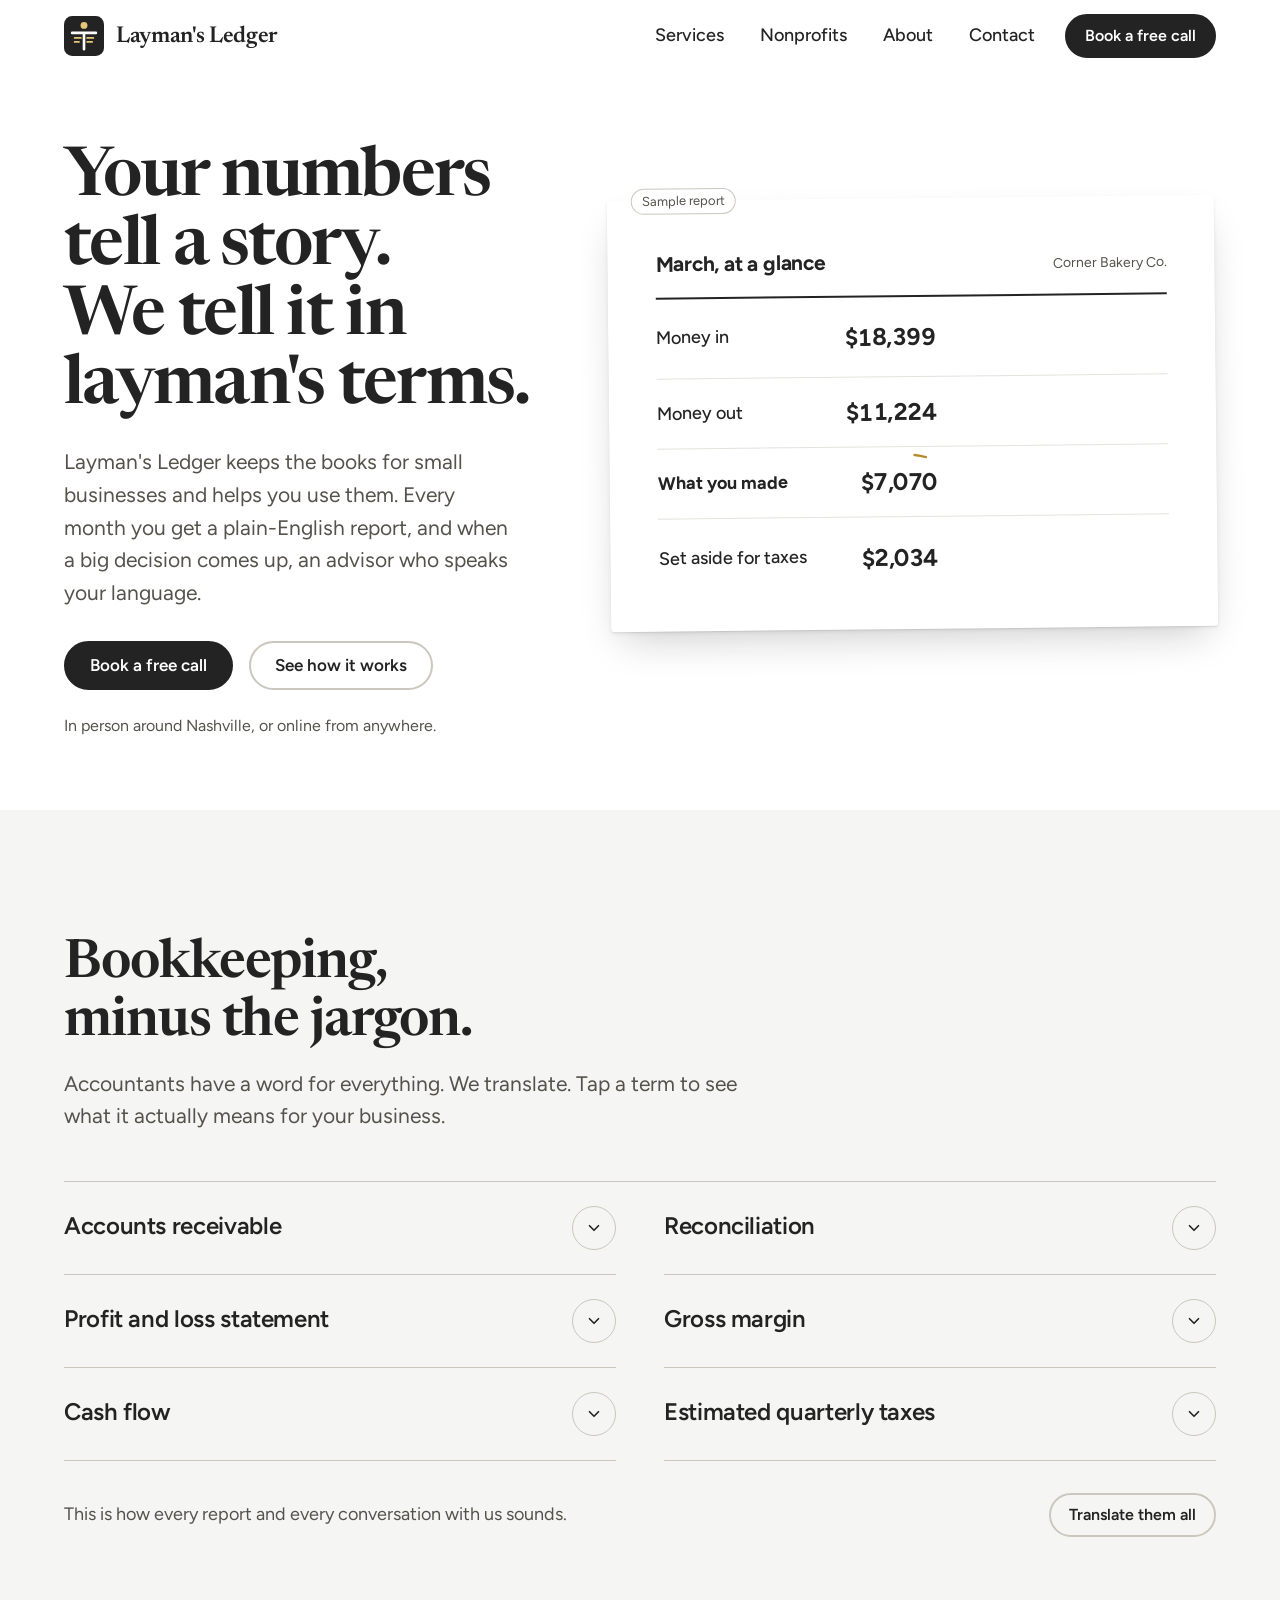
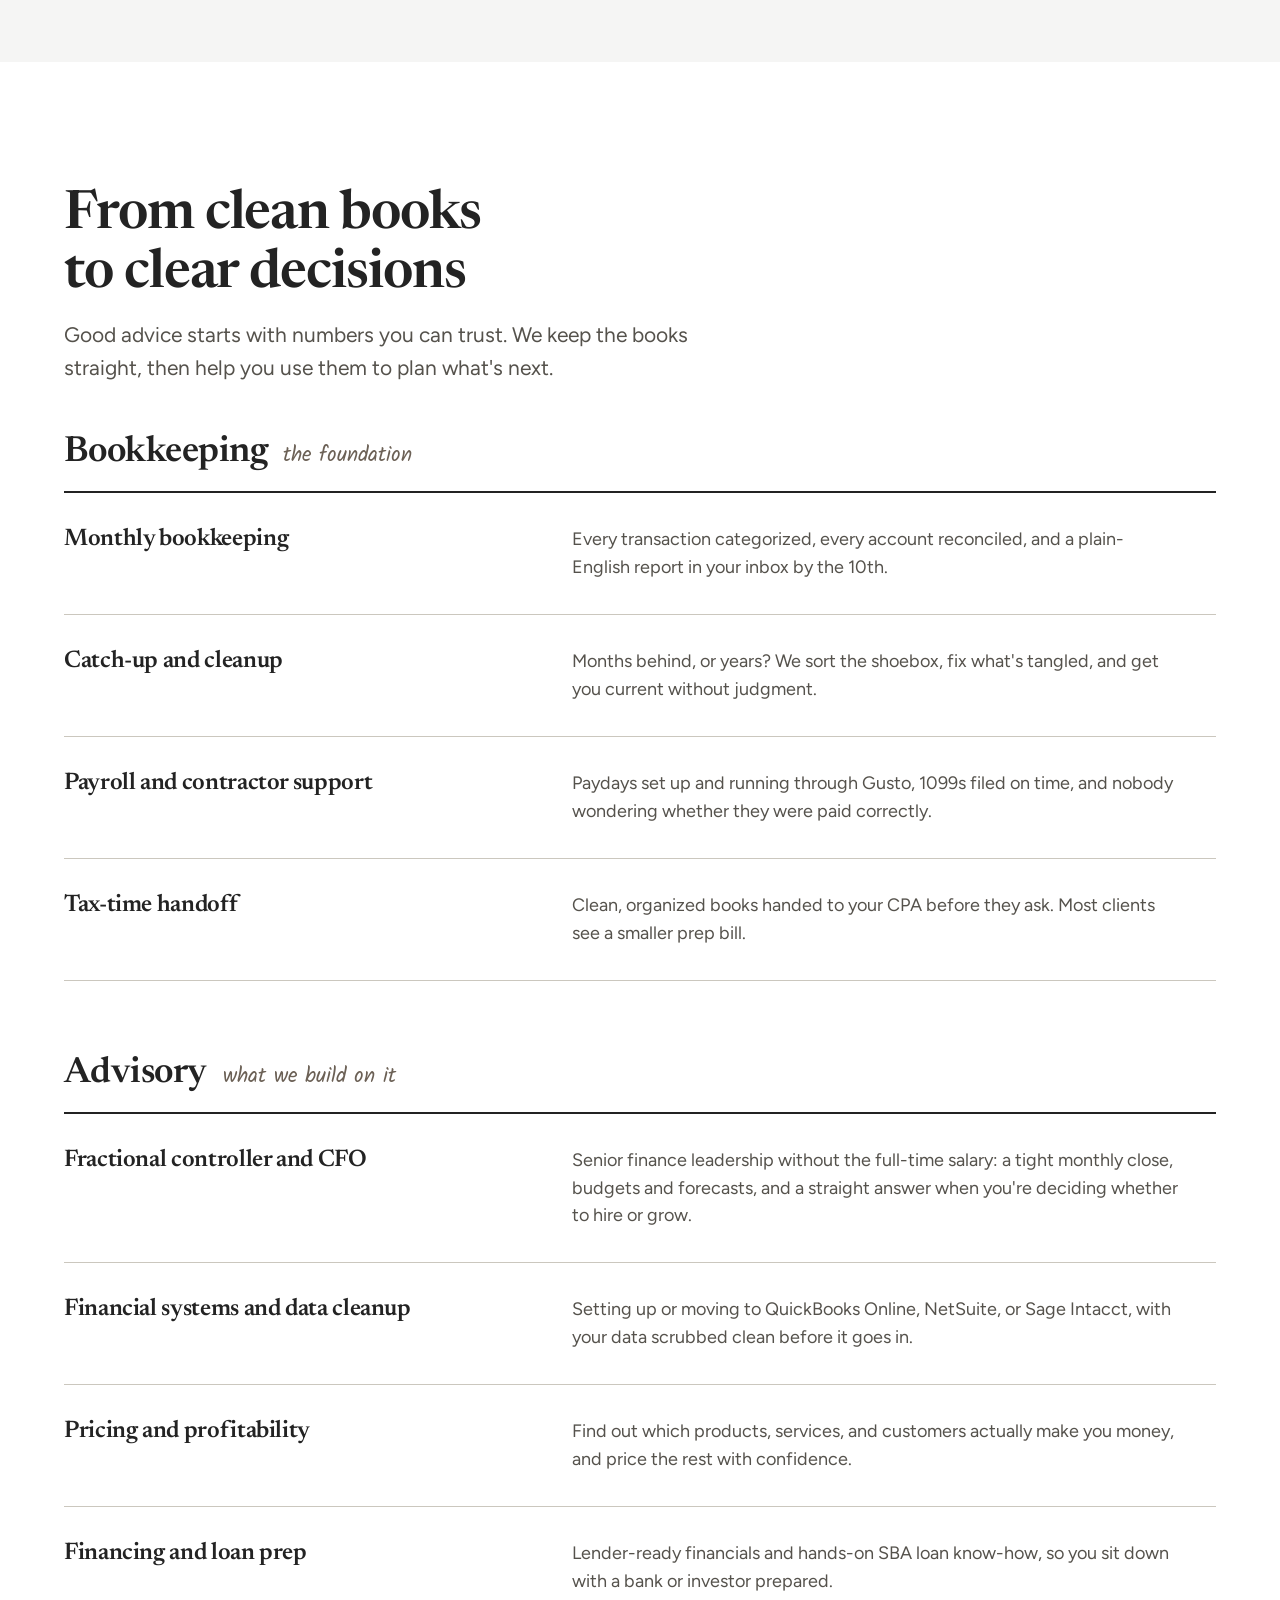
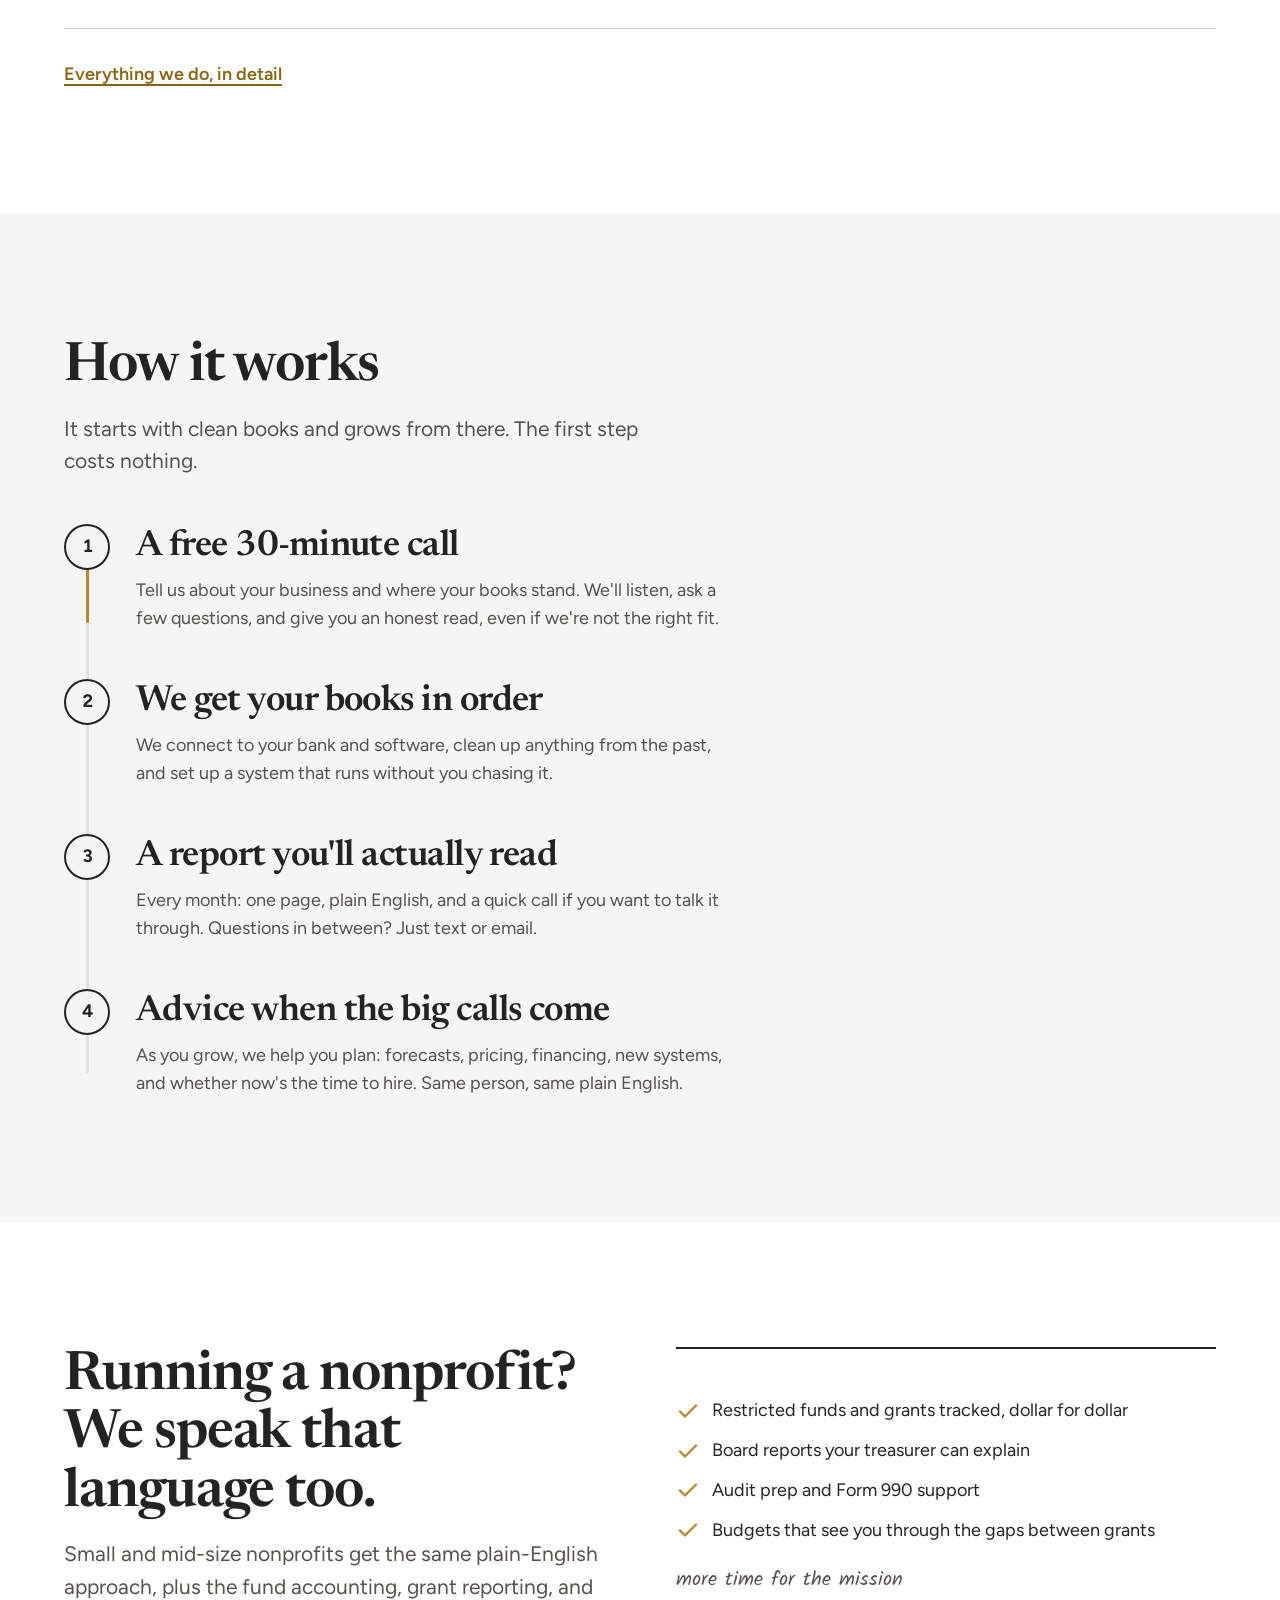
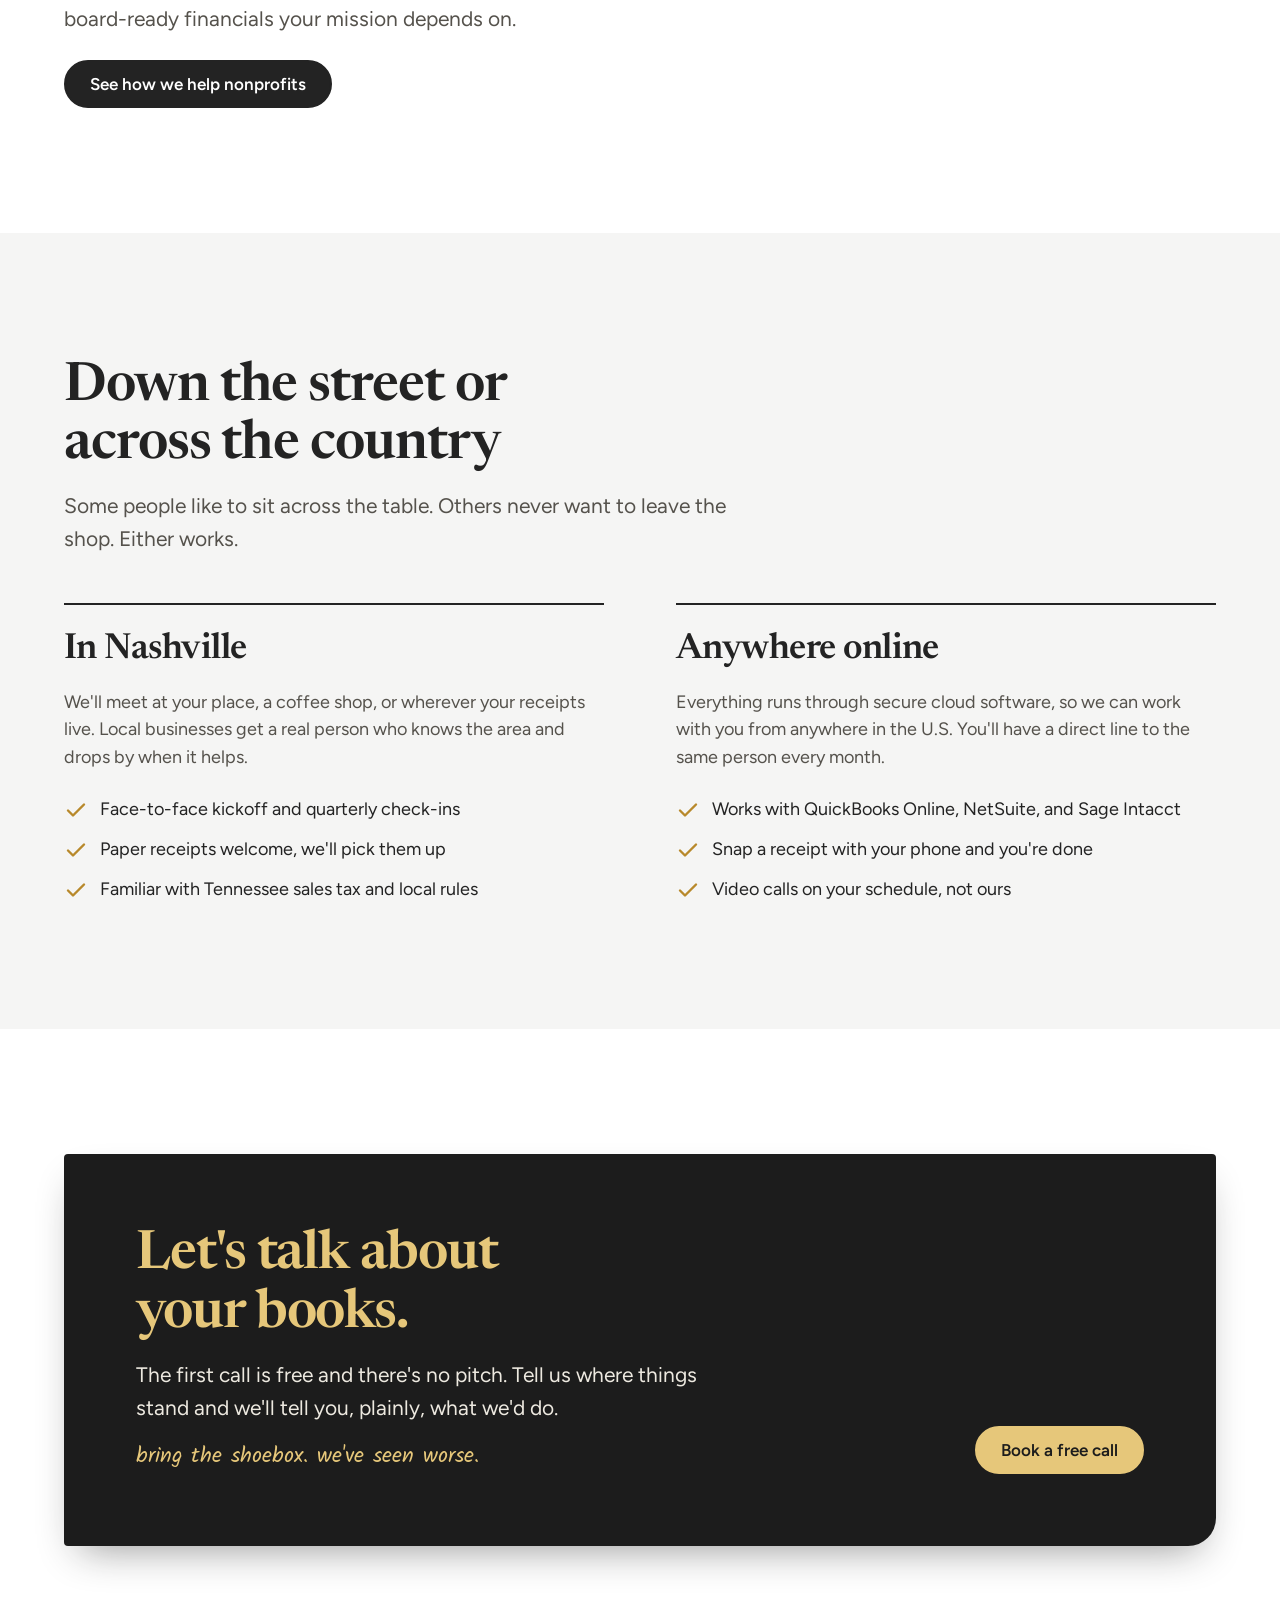
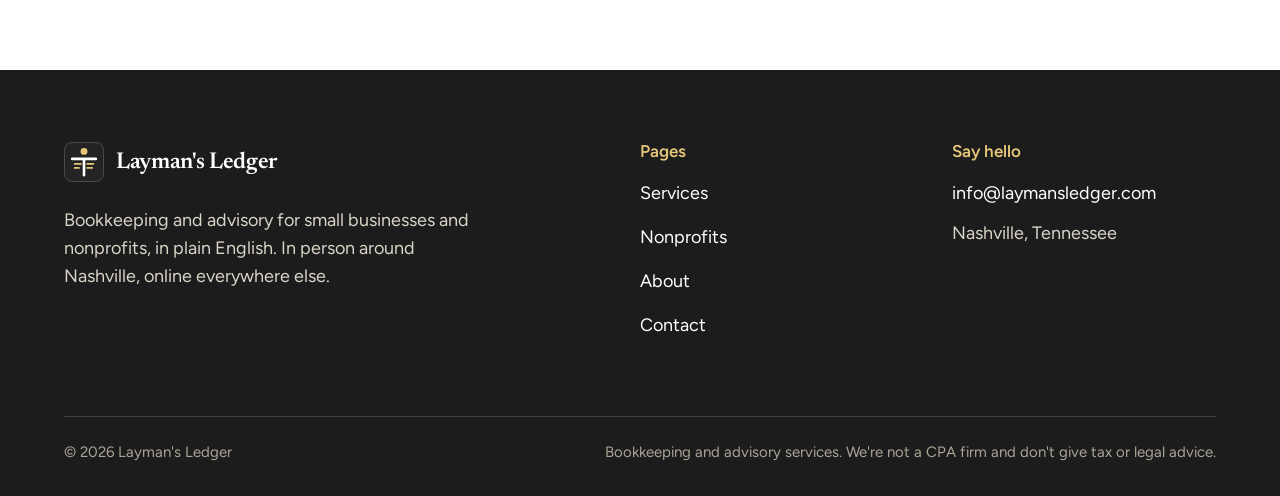
<file: index.html>
<!doctype html>
<html lang="en">
<head>
  <meta charset="utf-8">
  <meta name="viewport" content="width=device-width, initial-scale=1">
  <title>Layman's Ledger | Bookkeeping and advisory for small businesses, in plain English</title>
  <meta name="description" content="Bookkeeping and financial advisory for small businesses and nonprofits, in plain English: monthly books, fund accounting and grant reporting, fractional controller and CFO support, system implementation, and SBA financing help. Nashville and online.">
  <meta name="theme-color" content="#ffffff">
  <link rel="icon" href="assets/img/favicon.svg" type="image/svg+xml">
  <meta property="og:title" content="Layman's Ledger | Your numbers tell a story. We tell it in layman's terms.">
  <meta property="og:description" content="We keep your books, tell you what they mean, and help you plan what's next, in words you'd actually use.">
  <meta property="og:type" content="website">
  <link rel="preconnect" href="https://fonts.googleapis.com">
  <link rel="preconnect" href="https://fonts.gstatic.com" crossorigin>
  <link rel="stylesheet" href="https://fonts.googleapis.com/css2?family=Figtree:wght@400;500;600;700;800&family=Newsreader:opsz,wght@6..72,400..700&family=Kalam:wght@400;700&display=swap">
  <link rel="stylesheet" href="assets/css/styles.css">
  <script>if (!matchMedia("(prefers-reduced-motion: reduce)").matches) document.documentElement.classList.add("motion");</script>
  <script type="application/ld+json">
  {
    "@context": "https://schema.org",
    "@type": "AccountingService",
    "name": "Layman's Ledger",
    "description": "Bookkeeping and financial advisory for small businesses and nonprofits, explained in plain English.",
    "email": "info@laymansledger.com",
    "areaServed": ["Nashville, TN", "United States"],
    "address": { "@type": "PostalAddress", "addressLocality": "Nashville", "addressRegion": "TN", "addressCountry": "US" },
    "url": "https://www.laymansledger.com/"
  }
  </script>
</head>
<body>
  <a class="skip-link" href="#main">Skip to content</a>

  <header class="site-header">
    <nav class="nav wrap" aria-label="Main">
      <a class="brand" href="index.html" aria-label="Layman's Ledger home">
        <svg viewBox="0 0 64 64" aria-hidden="true"><rect width="64" height="64" rx="13" fill="#232323"/><circle cx="32" cy="15" r="5.5" fill="#E6C77A"/><path d="M13 27h38M32 27v26" stroke="#fff" stroke-width="4.2" stroke-linecap="round"/><path d="M17 35h10M17 41.5h7M37 35h10M37 41.5h8" stroke="#E6C77A" stroke-width="2.8" stroke-linecap="round"/></svg>
        Layman's Ledger
      </a>
      <button class="menu-toggle" type="button" aria-expanded="false" aria-controls="nav-links"><span></span><span class="visually-hidden">Menu</span></button>
      <ul class="nav-links" id="nav-links">
        <li><a href="services.html">Services</a></li>
        <li><a href="nonprofits.html">Nonprofits</a></li>
        <li><a href="about.html">About</a></li>
        <li><a href="contact.html">Contact</a></li>
        <li><a class="btn btn--small" href="contact.html">Book a free call</a></li>
      </ul>
    </nav>
  </header>

  <main id="main">
    <!-- Hero: the sample monthly report is the signature moment -->
    <section class="hero">
      <div class="wrap hero-grid">
        <div class="hero-copy">
          <h1 data-hero-title>
            <span class="line">Your numbers</span>
            <span class="line">tell a story.</span>
            <span class="line">We tell it in</span>
            <span class="line">layman's terms.</span>
          </h1>
          <p class="lede" data-hero-fade>Layman's Ledger keeps the books for small businesses and helps you use them. Every month you get a plain-English report, and when a big decision comes up, an advisor who speaks your language.</p>
          <div class="hero-actions" data-hero-fade>
            <a class="btn" href="contact.html">Book a free call</a>
            <a class="btn btn--ghost" href="#how">See how it works</a>
          </div>
          <p class="hero-note" data-hero-fade>In person around Nashville, or online from anywhere.</p>
        </div>

        <div class="report-stage">
          <figure class="report" data-report aria-labelledby="report-title">
            <span class="sample-tag">Sample report</span>
            <div class="report-head">
              <figcaption class="report-title" id="report-title">March, at a glance</figcaption>
              <span class="report-sub">Corner Bakery Co.</span>
            </div>
            <ul class="report-rows">
              <li class="report-row">
                <span class="report-label">Money in</span>
                <span class="report-amount"><span data-count="18400">$18,400</span></span>
                <span class="report-note hand" data-note>
                  <svg class="arrow" viewBox="0 0 36 20" aria-hidden="true"><path data-draw d="M34 14 C 25 3, 13 3, 4 10 M4 10 L11 9.5 M4 10 L7 16" fill="none" stroke="currentColor" stroke-width="2" stroke-linecap="round" stroke-linejoin="round"/></svg>
                  <span data-write>up 12% from February. Nice.</span>
                </span>
              </li>
              <li class="report-row">
                <span class="report-label">Money out</span>
                <span class="report-amount"><span data-count="11250">$11,250</span></span>
                <span class="report-note hand" data-note>
                  <svg class="arrow" viewBox="0 0 36 20" aria-hidden="true"><path data-draw d="M34 14 C 25 3, 13 3, 4 10 M4 10 L11 9.5 M4 10 L7 16" fill="none" stroke="currentColor" stroke-width="2" stroke-linecap="round" stroke-linejoin="round"/></svg>
                  <span data-write>rent is 40% of this</span>
                </span>
              </li>
              <li class="report-row report-row--total">
                <span class="report-label">What you made</span>
                <span class="report-amount"><span data-count="7150">$7,150</span>
                  <svg class="pencil-circle" viewBox="0 0 200 100" preserveAspectRatio="none" aria-hidden="true"><path data-draw d="M150 10 C 108 0, 38 4, 14 30 C -6 56, 30 90, 102 91 C 172 92, 198 68, 190 40 C 184 18, 156 8, 116 7" fill="none" stroke="currentColor" stroke-width="2.4" stroke-linecap="round" vector-effect="non-scaling-stroke"/></svg>
                </span>
                <span class="report-note hand" data-note>
                  <svg class="arrow" viewBox="0 0 36 20" aria-hidden="true"><path data-draw d="M34 14 C 25 3, 13 3, 4 10 M4 10 L11 9.5 M4 10 L7 16" fill="none" stroke="currentColor" stroke-width="2" stroke-linecap="round" stroke-linejoin="round"/></svg>
                  <span data-write>this is your profit</span>
                </span>
              </li>
              <li class="report-row">
                <span class="report-label">Set aside for taxes</span>
                <span class="report-amount"><span data-count="2100">$2,100</span></span>
                <span class="report-note hand" data-note>
                  <svg class="arrow" viewBox="0 0 36 20" aria-hidden="true"><path data-draw d="M34 14 C 25 3, 13 3, 4 10 M4 10 L11 9.5 M4 10 L7 16" fill="none" stroke="currentColor" stroke-width="2" stroke-linecap="round" stroke-linejoin="round"/></svg>
                  <span data-write>move this to savings</span>
                </span>
              </li>
            </ul>
          </figure>
          <p class="sticky-note" data-sticky><strong>Good news:</strong> at this pace, you can afford a new hire by August. Want to plan it?</p>
        </div>
      </div>
    </section>

    <!-- Jargon translator -->
    <section class="section section--tint" aria-labelledby="jargon-title">
      <div class="wrap">
        <div class="section-head">
          <h2 id="jargon-title">Bookkeeping, minus the jargon.</h2>
          <p>Accountants have a word for everything. We translate. Tap a term to see what it actually means for your business.</p>
        </div>
        <ul class="jargon-list" data-jargon>
          <li class="jargon-item">
            <button class="jargon-btn" type="button" aria-expanded="false">
              <span class="jargon-text">
                <span class="jargon-term">Accounts receivable</span>
                <span class="jargon-plain"><span>Money customers still owe you.</span></span>
              </span>
              <span class="jargon-icon" aria-hidden="true"><svg viewBox="0 0 24 24" fill="none" stroke="currentColor" stroke-width="2.2" stroke-linecap="round" stroke-linejoin="round"><path d="M6 9l6 6 6-6"/></svg></span>
            </button>
          </li>
          <li class="jargon-item">
            <button class="jargon-btn" type="button" aria-expanded="false">
              <span class="jargon-text">
                <span class="jargon-term">Reconciliation</span>
                <span class="jargon-plain"><span>Checking your records match the bank, down to the penny.</span></span>
              </span>
              <span class="jargon-icon" aria-hidden="true"><svg viewBox="0 0 24 24" fill="none" stroke="currentColor" stroke-width="2.2" stroke-linecap="round" stroke-linejoin="round"><path d="M6 9l6 6 6-6"/></svg></span>
            </button>
          </li>
          <li class="jargon-item">
            <button class="jargon-btn" type="button" aria-expanded="false">
              <span class="jargon-text">
                <span class="jargon-term">Profit and loss statement</span>
                <span class="jargon-plain"><span>Did you make money this month, and where did it go?</span></span>
              </span>
              <span class="jargon-icon" aria-hidden="true"><svg viewBox="0 0 24 24" fill="none" stroke="currentColor" stroke-width="2.2" stroke-linecap="round" stroke-linejoin="round"><path d="M6 9l6 6 6-6"/></svg></span>
            </button>
          </li>
          <li class="jargon-item">
            <button class="jargon-btn" type="button" aria-expanded="false">
              <span class="jargon-text">
                <span class="jargon-term">Gross margin</span>
                <span class="jargon-plain"><span>How much of each sale you keep after the cost of making it.</span></span>
              </span>
              <span class="jargon-icon" aria-hidden="true"><svg viewBox="0 0 24 24" fill="none" stroke="currentColor" stroke-width="2.2" stroke-linecap="round" stroke-linejoin="round"><path d="M6 9l6 6 6-6"/></svg></span>
            </button>
          </li>
          <li class="jargon-item">
            <button class="jargon-btn" type="button" aria-expanded="false">
              <span class="jargon-text">
                <span class="jargon-term">Cash flow</span>
                <span class="jargon-plain"><span>Whether there's enough in the bank when rent is due.</span></span>
              </span>
              <span class="jargon-icon" aria-hidden="true"><svg viewBox="0 0 24 24" fill="none" stroke="currentColor" stroke-width="2.2" stroke-linecap="round" stroke-linejoin="round"><path d="M6 9l6 6 6-6"/></svg></span>
            </button>
          </li>
          <li class="jargon-item">
            <button class="jargon-btn" type="button" aria-expanded="false">
              <span class="jargon-text">
                <span class="jargon-term">Estimated quarterly taxes</span>
                <span class="jargon-plain"><span>Paying the IRS as you go, so April doesn't sting.</span></span>
              </span>
              <span class="jargon-icon" aria-hidden="true"><svg viewBox="0 0 24 24" fill="none" stroke="currentColor" stroke-width="2.2" stroke-linecap="round" stroke-linejoin="round"><path d="M6 9l6 6 6-6"/></svg></span>
            </button>
          </li>
        </ul>
        <div class="jargon-foot">
          <p>This is how every report and every conversation with us sounds.</p>
          <button class="btn btn--ghost btn--small" type="button" data-jargon-all aria-pressed="false">Translate them all</button>
        </div>
      </div>
    </section>

    <!-- Services summary -->
    <section class="section" aria-labelledby="services-title">
      <div class="wrap">
        <div class="section-head">
          <h2 id="services-title">From clean books to clear decisions</h2>
          <p>Good advice starts with numbers you can trust. We keep the books straight, then help you use them to plan what's next.</p>
        </div>
        <div class="service-group">
          <div class="group-head">
            <h3>Bookkeeping</h3>
            <span class="hand">the foundation</span>
          </div>
          <ul class="service-list">
            <li class="service-row">
              <h4>Monthly bookkeeping</h4>
              <p>Every transaction categorized, every account reconciled, and a plain-English report in your inbox by the 10th.</p>
            </li>
            <li class="service-row">
              <h4>Catch-up and cleanup</h4>
              <p>Months behind, or years? We sort the shoebox, fix what's tangled, and get you current without judgment.</p>
            </li>
            <li class="service-row">
              <h4>Payroll and contractor support</h4>
              <p>Paydays set up and running through Gusto, 1099s filed on time, and nobody wondering whether they were paid correctly.</p>
            </li>
            <li class="service-row">
              <h4>Tax-time handoff</h4>
              <p>Clean, organized books handed to your CPA before they ask. Most clients see a smaller prep bill.</p>
            </li>
          </ul>
        </div>
        <div class="service-group">
          <div class="group-head">
            <h3>Advisory</h3>
            <span class="hand">what we build on it</span>
          </div>
          <ul class="service-list">
            <li class="service-row">
              <h4>Fractional controller and CFO</h4>
              <p>Senior finance leadership without the full-time salary: a tight monthly close, budgets and forecasts, and a straight answer when you're deciding whether to hire or grow.</p>
            </li>
            <li class="service-row">
              <h4>Financial systems and data cleanup</h4>
              <p>Setting up or moving to QuickBooks Online, NetSuite, or Sage Intacct, with your data scrubbed clean before it goes in.</p>
            </li>
            <li class="service-row">
              <h4>Pricing and profitability</h4>
              <p>Find out which products, services, and customers actually make you money, and price the rest with confidence.</p>
            </li>
            <li class="service-row">
              <h4>Financing and loan prep</h4>
              <p>Lender-ready financials and hands-on SBA loan know-how, so you sit down with a bank or investor prepared.</p>
            </li>
          </ul>
        </div>
        <a class="more-link" href="services.html">Everything we do, in detail</a>
      </div>
    </section>

    <!-- How it works: a true sequence -->
    <section class="section section--tint" id="how" aria-labelledby="how-title">
      <div class="wrap">
        <div class="section-head">
          <h2 id="how-title">How it works</h2>
          <p>It starts with clean books and grows from there. The first step costs nothing.</p>
        </div>
        <ol class="steps" data-steps>
          <li class="step">
            <h3>A free 30-minute call</h3>
            <p>Tell us about your business and where your books stand. We'll listen, ask a few questions, and give you an honest read, even if we're not the right fit.</p>
          </li>
          <li class="step">
            <h3>We get your books in order</h3>
            <p>We connect to your bank and software, clean up anything from the past, and set up a system that runs without you chasing it.</p>
          </li>
          <li class="step">
            <h3>A report you'll actually read</h3>
            <p>Every month: one page, plain English, and a quick call if you want to talk it through. Questions in between? Just text or email.</p>
          </li>
          <li class="step">
            <h3>Advice when the big calls come</h3>
            <p>As you grow, we help you plan: forecasts, pricing, financing, new systems, and whether now's the time to hire. Same person, same plain English.</p>
          </li>
        </ol>
      </div>
    </section>

    <!-- Nonprofits feature -->
    <section class="section" aria-labelledby="np-title">
      <div class="wrap split np-feature">
        <div>
          <h2 id="np-title">Running a nonprofit? We speak that language too.</h2>
          <p class="lede" style="margin-top:1rem">Small and mid-size nonprofits get the same plain-English approach, plus the fund accounting, grant reporting, and board-ready financials your mission depends on.</p>
          <a class="btn" style="margin-top:1.5rem" href="nonprofits.html">See how we help nonprofits</a>
        </div>
        <div class="split-col">
          <ul class="ticks">
              <li><svg viewBox="0 0 24 24" fill="none" stroke="currentColor" stroke-width="2.4" stroke-linecap="round" stroke-linejoin="round" aria-hidden="true"><path d="M4 12.5l5 5L20 6.5"/></svg><span>Restricted funds and grants tracked, dollar for dollar</span></li>
              <li><svg viewBox="0 0 24 24" fill="none" stroke="currentColor" stroke-width="2.4" stroke-linecap="round" stroke-linejoin="round" aria-hidden="true"><path d="M4 12.5l5 5L20 6.5"/></svg><span>Board reports your treasurer can explain</span></li>
              <li><svg viewBox="0 0 24 24" fill="none" stroke="currentColor" stroke-width="2.4" stroke-linecap="round" stroke-linejoin="round" aria-hidden="true"><path d="M4 12.5l5 5L20 6.5"/></svg><span>Audit prep and Form 990 support</span></li>
              <li><svg viewBox="0 0 24 24" fill="none" stroke="currentColor" stroke-width="2.4" stroke-linecap="round" stroke-linejoin="round" aria-hidden="true"><path d="M4 12.5l5 5L20 6.5"/></svg><span>Budgets that see you through the gaps between grants</span></li>
          </ul>
          <p class="hand" style="margin-top:1.25rem;font-size:1.25rem">more time for the mission</p>
        </div>
      </div>
    </section>

    <!-- Near or far -->
    <section class="section section--tint" aria-labelledby="where-title">
      <div class="wrap">
        <div class="section-head">
          <h2 id="where-title">Down the street or across the country</h2>
          <p>Some people like to sit across the table. Others never want to leave the shop. Either works.</p>
        </div>
        <div class="split">
          <div class="split-col">
            <h3>In Nashville</h3>
            <p>We'll meet at your place, a coffee shop, or wherever your receipts live. Local businesses get a real person who knows the area and drops by when it helps.</p>
            <ul class="ticks">
              <li><svg viewBox="0 0 24 24" fill="none" stroke="currentColor" stroke-width="2.4" stroke-linecap="round" stroke-linejoin="round" aria-hidden="true"><path d="M4 12.5l5 5L20 6.5"/></svg><span>Face-to-face kickoff and quarterly check-ins</span></li>
              <li><svg viewBox="0 0 24 24" fill="none" stroke="currentColor" stroke-width="2.4" stroke-linecap="round" stroke-linejoin="round" aria-hidden="true"><path d="M4 12.5l5 5L20 6.5"/></svg><span>Paper receipts welcome, we'll pick them up</span></li>
              <li><svg viewBox="0 0 24 24" fill="none" stroke="currentColor" stroke-width="2.4" stroke-linecap="round" stroke-linejoin="round" aria-hidden="true"><path d="M4 12.5l5 5L20 6.5"/></svg><span>Familiar with Tennessee sales tax and local rules</span></li>
            </ul>
          </div>
          <div class="split-col">
            <h3>Anywhere online</h3>
            <p>Everything runs through secure cloud software, so we can work with you from anywhere in the U.S. You'll have a direct line to the same person every month.</p>
            <ul class="ticks">
              <li><svg viewBox="0 0 24 24" fill="none" stroke="currentColor" stroke-width="2.4" stroke-linecap="round" stroke-linejoin="round" aria-hidden="true"><path d="M4 12.5l5 5L20 6.5"/></svg><span>Works with QuickBooks Online, NetSuite, and Sage Intacct</span></li>
              <li><svg viewBox="0 0 24 24" fill="none" stroke="currentColor" stroke-width="2.4" stroke-linecap="round" stroke-linejoin="round" aria-hidden="true"><path d="M4 12.5l5 5L20 6.5"/></svg><span>Snap a receipt with your phone and you're done</span></li>
              <li><svg viewBox="0 0 24 24" fill="none" stroke="currentColor" stroke-width="2.4" stroke-linecap="round" stroke-linejoin="round" aria-hidden="true"><path d="M4 12.5l5 5L20 6.5"/></svg><span>Video calls on your schedule, not ours</span></li>
            </ul>
          </div>
        </div>
      </div>
    </section>

    <!--
      Testimonials slot. Hidden until you have real client quotes.
      To turn it on: remove the "hidden" attribute below and replace each quote
      and name with a real one (with the client's permission).
    -->
    <section class="section section--tint" aria-labelledby="quotes-title" hidden>
      <div class="wrap">
        <div class="section-head"><h2 id="quotes-title">From the people whose books we keep</h2></div>
        <div class="quotes">
          <blockquote class="quote"><p>Client quote goes here.</p><footer>Client name, business</footer></blockquote>
          <blockquote class="quote"><p>Client quote goes here.</p><footer>Client name, business</footer></blockquote>
          <blockquote class="quote"><p>Client quote goes here.</p><footer>Client name, business</footer></blockquote>
        </div>
      </div>
    </section>

    <!-- Closing call to action -->
    <section class="section" aria-labelledby="cta-title">
      <div class="wrap">
        <div class="cta-panel" data-cta>
          <div>
            <h2 id="cta-title">Let's talk about your books.</h2>
            <p>The first call is free and there's no pitch. Tell us where things stand and we'll tell you, plainly, what we'd do.</p>
            <p class="hand">bring the shoebox. we've seen worse.</p>
          </div>
          <a class="btn" href="contact.html">Book a free call</a>
        </div>
      </div>
    </section>
  </main>

  <footer class="site-footer">
    <div class="wrap">
      <div class="footer-grid">
        <div>
          <a class="brand" href="index.html">
            <svg viewBox="0 0 64 64" aria-hidden="true"><rect x=".75" y=".75" width="62.5" height="62.5" rx="12.5" fill="#232323" stroke="#fff" stroke-opacity=".22" stroke-width="1.5"/><circle cx="32" cy="15" r="5.5" fill="#E6C77A"/><path d="M13 27h38M32 27v26" stroke="#fff" stroke-width="4.2" stroke-linecap="round"/><path d="M17 35h10M17 41.5h7M37 35h10M37 41.5h8" stroke="#E6C77A" stroke-width="2.8" stroke-linecap="round"/></svg>
            Layman's Ledger
          </a>
          <p>Bookkeeping and advisory for small businesses and nonprofits, in plain English. In person around Nashville, online everywhere else.</p>
        </div>
        <div>
          <h2>Pages</h2>
          <ul>
            <li><a href="services.html">Services</a></li>
            <li><a href="nonprofits.html">Nonprofits</a></li>
            <li><a href="about.html">About</a></li>
            <li><a href="contact.html">Contact</a></li>
          </ul>
        </div>
        <div>
          <h2>Say hello</h2>
          <ul>
            <li><a href="mailto:info@laymansledger.com">info@laymansledger.com</a></li>
            <li>Nashville, Tennessee</li>
          </ul>
        </div>
      </div>
      <div class="footer-base">
        <span>&copy; <span data-year>2026</span> Layman's Ledger</span>
        <span>Bookkeeping and advisory services. We're not a CPA firm and don't give tax or legal advice.</span>
      </div>
    </div>
  </footer>

  <script src="assets/vendor/gsap.min.js" defer></script>
  <script src="assets/vendor/ScrollTrigger.min.js" defer></script>
  <script src="assets/js/main.js" defer></script>
</body>
</html>
</file>
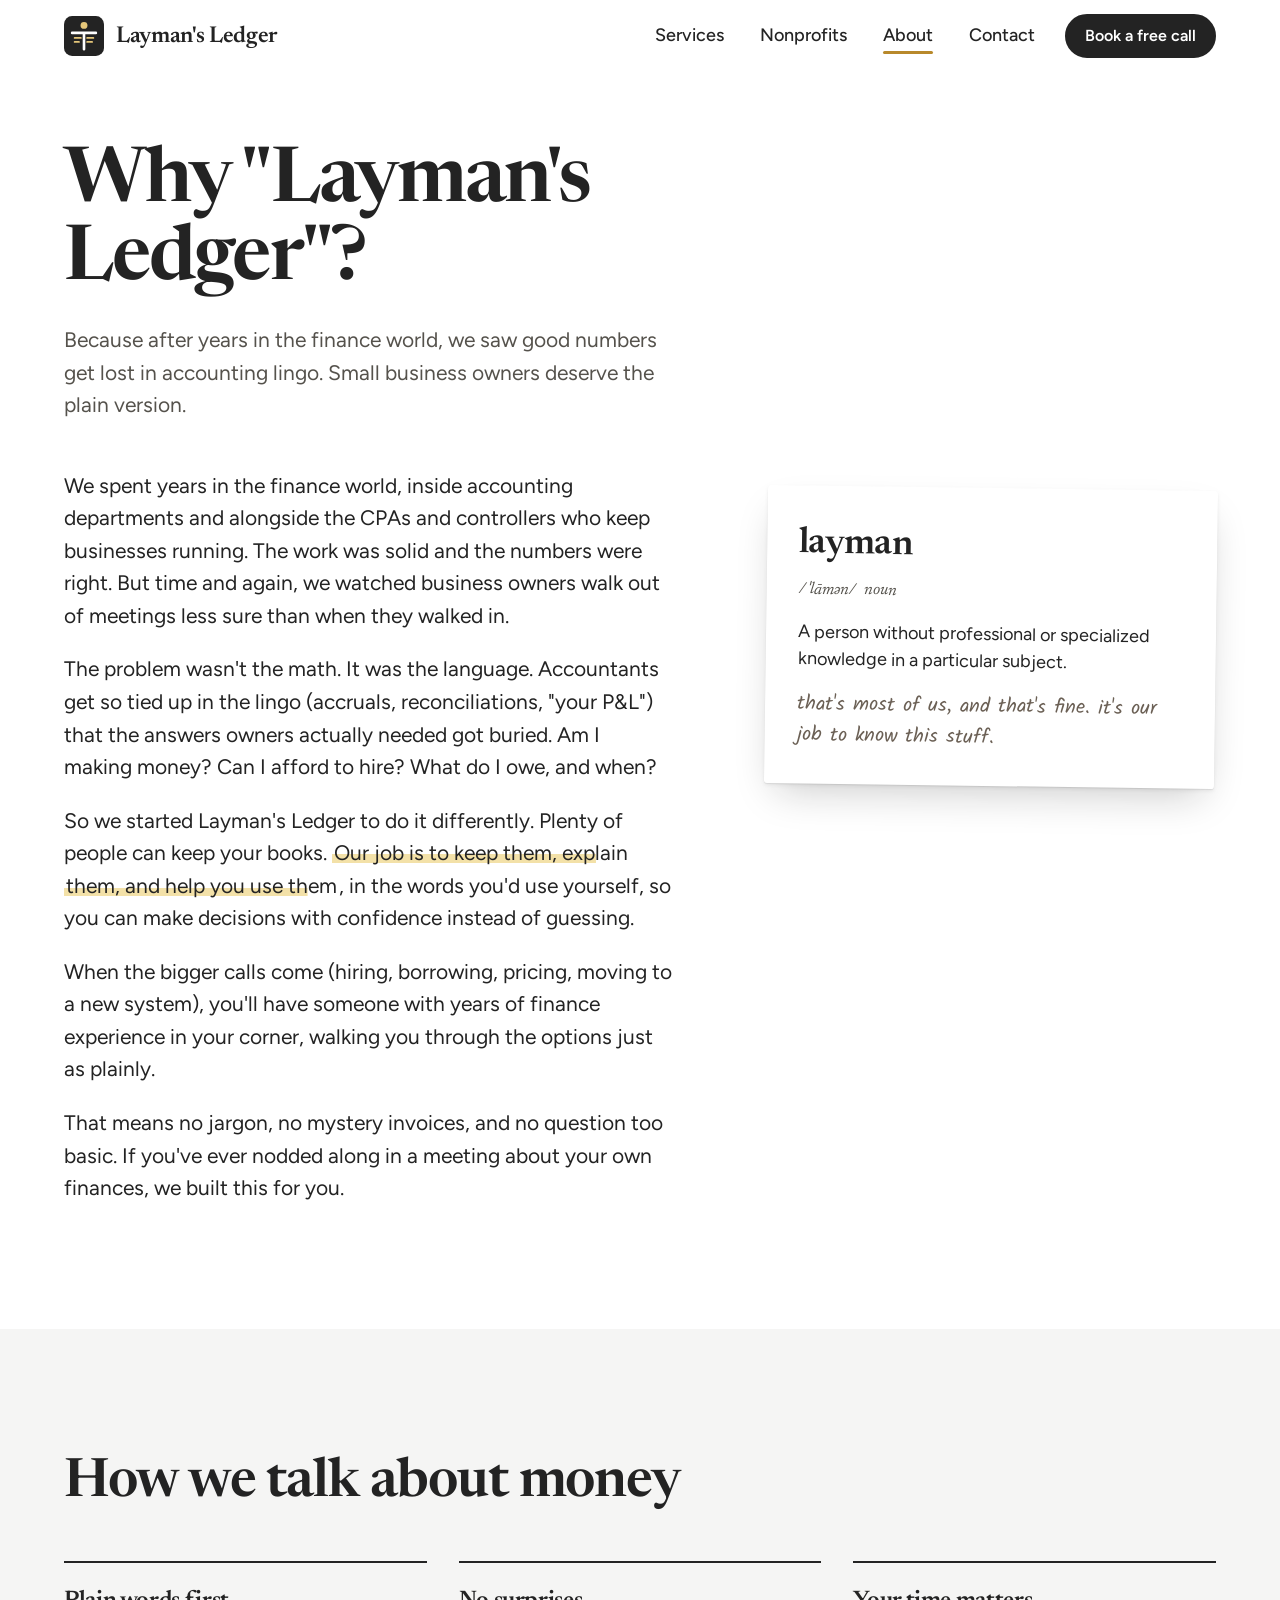
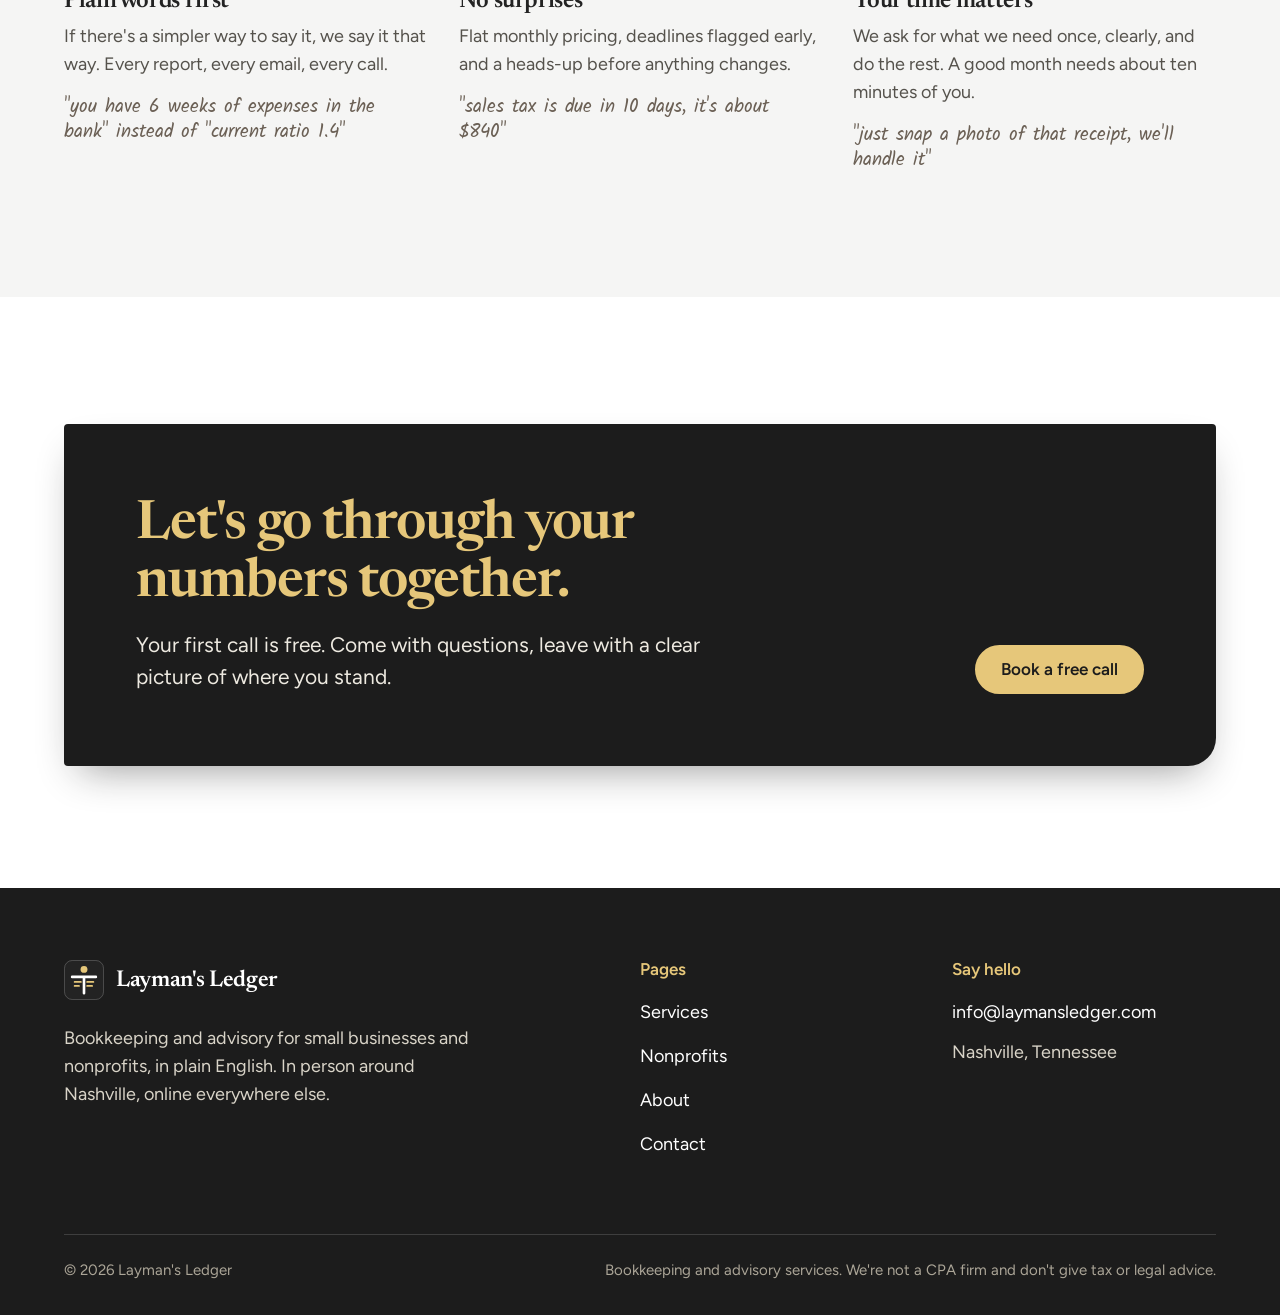
<file: about.html>
<!doctype html>
<html lang="en">
<head>
  <meta charset="utf-8">
  <meta name="viewport" content="width=device-width, initial-scale=1">
  <title>About | Layman's Ledger</title>
  <meta name="description" content="After years in the finance world, we saw good numbers get lost in accounting lingo. Layman's Ledger keeps small business books, explains them in plain English, and advises on what's next.">
  <meta name="theme-color" content="#ffffff">
  <link rel="icon" href="assets/img/favicon.svg" type="image/svg+xml">
  <meta property="og:title" content="About | Layman's Ledger">
  <meta property="og:description" content="After years in the finance world, we saw good numbers get lost in accounting lingo. Layman's Ledger keeps small business books, explains them in plain English, and advises on what's next.">
  <meta property="og:type" content="website">
  <link rel="preconnect" href="https://fonts.googleapis.com">
  <link rel="preconnect" href="https://fonts.gstatic.com" crossorigin>
  <link rel="stylesheet" href="https://fonts.googleapis.com/css2?family=Figtree:wght@400;500;600;700;800&family=Newsreader:opsz,wght@6..72,400..700&family=Kalam:wght@400;700&display=swap">
  <link rel="stylesheet" href="assets/css/styles.css">
</head>
<body>
  <a class="skip-link" href="#main">Skip to content</a>

  <header class="site-header">
    <nav class="nav wrap" aria-label="Main">
      <a class="brand" href="index.html" aria-label="Layman's Ledger home">
        <svg viewBox="0 0 64 64" aria-hidden="true"><rect width="64" height="64" rx="13" fill="#232323"/><circle cx="32" cy="15" r="5.5" fill="#E6C77A"/><path d="M13 27h38M32 27v26" stroke="#fff" stroke-width="4.2" stroke-linecap="round"/><path d="M17 35h10M17 41.5h7M37 35h10M37 41.5h8" stroke="#E6C77A" stroke-width="2.8" stroke-linecap="round"/></svg>
        Layman's Ledger
      </a>
      <button class="menu-toggle" type="button" aria-expanded="false" aria-controls="nav-links"><span></span><span class="visually-hidden">Menu</span></button>
      <ul class="nav-links" id="nav-links">
        <li><a href="services.html">Services</a></li>
        <li><a href="nonprofits.html">Nonprofits</a></li>
        <li><a href="about.html" aria-current="page">About</a></li>
        <li><a href="contact.html">Contact</a></li>
        <li><a class="btn btn--small" href="contact.html">Book a free call</a></li>
      </ul>
    </nav>
  </header>

  <main id="main">
    <section class="page-head">
      <div class="wrap">
        <h1>Why "Layman's Ledger"?</h1>
        <p class="lede">Because after years in the finance world, we saw good numbers get lost in accounting lingo. Small business owners deserve the plain version.</p>
      </div>
    </section>

    <section class="section" style="padding-top:0" aria-label="Our story">
      <div class="wrap story">
        <div class="story-text">
          <p>We spent years in the finance world, inside accounting departments and alongside the CPAs and controllers who keep businesses running. The work was solid and the numbers were right. But time and again, we watched business owners walk out of meetings less sure than when they walked in.</p>
          <p>The problem wasn't the math. It was the language. Accountants get so tied up in the lingo (accruals, reconciliations, "your P&amp;L") that the answers owners actually needed got buried. Am I making money? Can I afford to hire? What do I owe, and when?</p>
          <p>So we started Layman's Ledger to do it differently. Plenty of people can keep your books. <span class="highlight">Our job is to keep them, explain them, and help you use them</span>, in the words you'd use yourself, so you can make decisions with confidence instead of guessing.</p>
          <p>When the bigger calls come (hiring, borrowing, pricing, moving to a new system), you'll have someone with years of finance experience in your corner, walking you through the options just as plainly.</p>
          <p>That means no jargon, no mystery invoices, and no question too basic. If you've ever nodded along in a meeting about your own finances, we built this for you.</p>
        </div>
        <dl class="definition">
          <dt>layman<small>/ˈlāmən/ &nbsp;noun</small></dt>
          <dd>A person without professional or specialized knowledge in a particular subject.</dd>
          <dd class="hand">that's most of us, and that's fine. it's our job to know this stuff.</dd>
        </dl>
      </div>
    </section>

    <section class="section section--tint" aria-labelledby="principles-title">
      <div class="wrap">
        <div class="section-head"><h2 id="principles-title">How we talk about money</h2></div>
        <div class="principles">
          <div class="principle">
            <h3>Plain words first</h3>
            <p>If there's a simpler way to say it, we say it that way. Every report, every email, every call.</p>
            <span class="eg">"you have 6 weeks of expenses in the bank" instead of "current ratio 1.4"</span>
          </div>
          <div class="principle">
            <h3>No surprises</h3>
            <p>Flat monthly pricing, deadlines flagged early, and a heads-up before anything changes.</p>
            <span class="eg">"sales tax is due in 10 days, it's about $840"</span>
          </div>
          <div class="principle">
            <h3>Your time matters</h3>
            <p>We ask for what we need once, clearly, and do the rest. A good month needs about ten minutes of you.</p>
            <span class="eg">"just snap a photo of that receipt, we'll handle it"</span>
          </div>
        </div>
      </div>
    </section>


    <section class="section" aria-labelledby="cta-title">
      <div class="wrap">
        <div class="cta-panel" data-cta>
          <div>
            <h2 id="cta-title">Let's go through your numbers together.</h2>
            <p>Your first call is free. Come with questions, leave with a clear picture of where you stand.</p>
          </div>
          <a class="btn" href="contact.html">Book a free call</a>
        </div>
      </div>
    </section>
  </main>

  <footer class="site-footer">
    <div class="wrap">
      <div class="footer-grid">
        <div>
          <a class="brand" href="index.html">
            <svg viewBox="0 0 64 64" aria-hidden="true"><rect x=".75" y=".75" width="62.5" height="62.5" rx="12.5" fill="#232323" stroke="#fff" stroke-opacity=".22" stroke-width="1.5"/><circle cx="32" cy="15" r="5.5" fill="#E6C77A"/><path d="M13 27h38M32 27v26" stroke="#fff" stroke-width="4.2" stroke-linecap="round"/><path d="M17 35h10M17 41.5h7M37 35h10M37 41.5h8" stroke="#E6C77A" stroke-width="2.8" stroke-linecap="round"/></svg>
            Layman's Ledger
          </a>
          <p>Bookkeeping and advisory for small businesses and nonprofits, in plain English. In person around Nashville, online everywhere else.</p>
        </div>
        <div>
          <h2>Pages</h2>
          <ul>
            <li><a href="services.html">Services</a></li>
            <li><a href="nonprofits.html">Nonprofits</a></li>
            <li><a href="about.html">About</a></li>
            <li><a href="contact.html">Contact</a></li>
          </ul>
        </div>
        <div>
          <h2>Say hello</h2>
          <ul>
            <li><a href="mailto:info@laymansledger.com">info@laymansledger.com</a></li>
            <li>Nashville, Tennessee</li>
          </ul>
        </div>
      </div>
      <div class="footer-base">
        <span>&copy; <span data-year>2026</span> Layman's Ledger</span>
        <span>Bookkeeping and advisory services. We're not a CPA firm and don't give tax or legal advice.</span>
      </div>
    </div>
  </footer>

  <script src="assets/vendor/gsap.min.js" defer></script>
  <script src="assets/vendor/ScrollTrigger.min.js" defer></script>
  <script src="assets/js/main.js" defer></script>
</body>
</html>
</file>
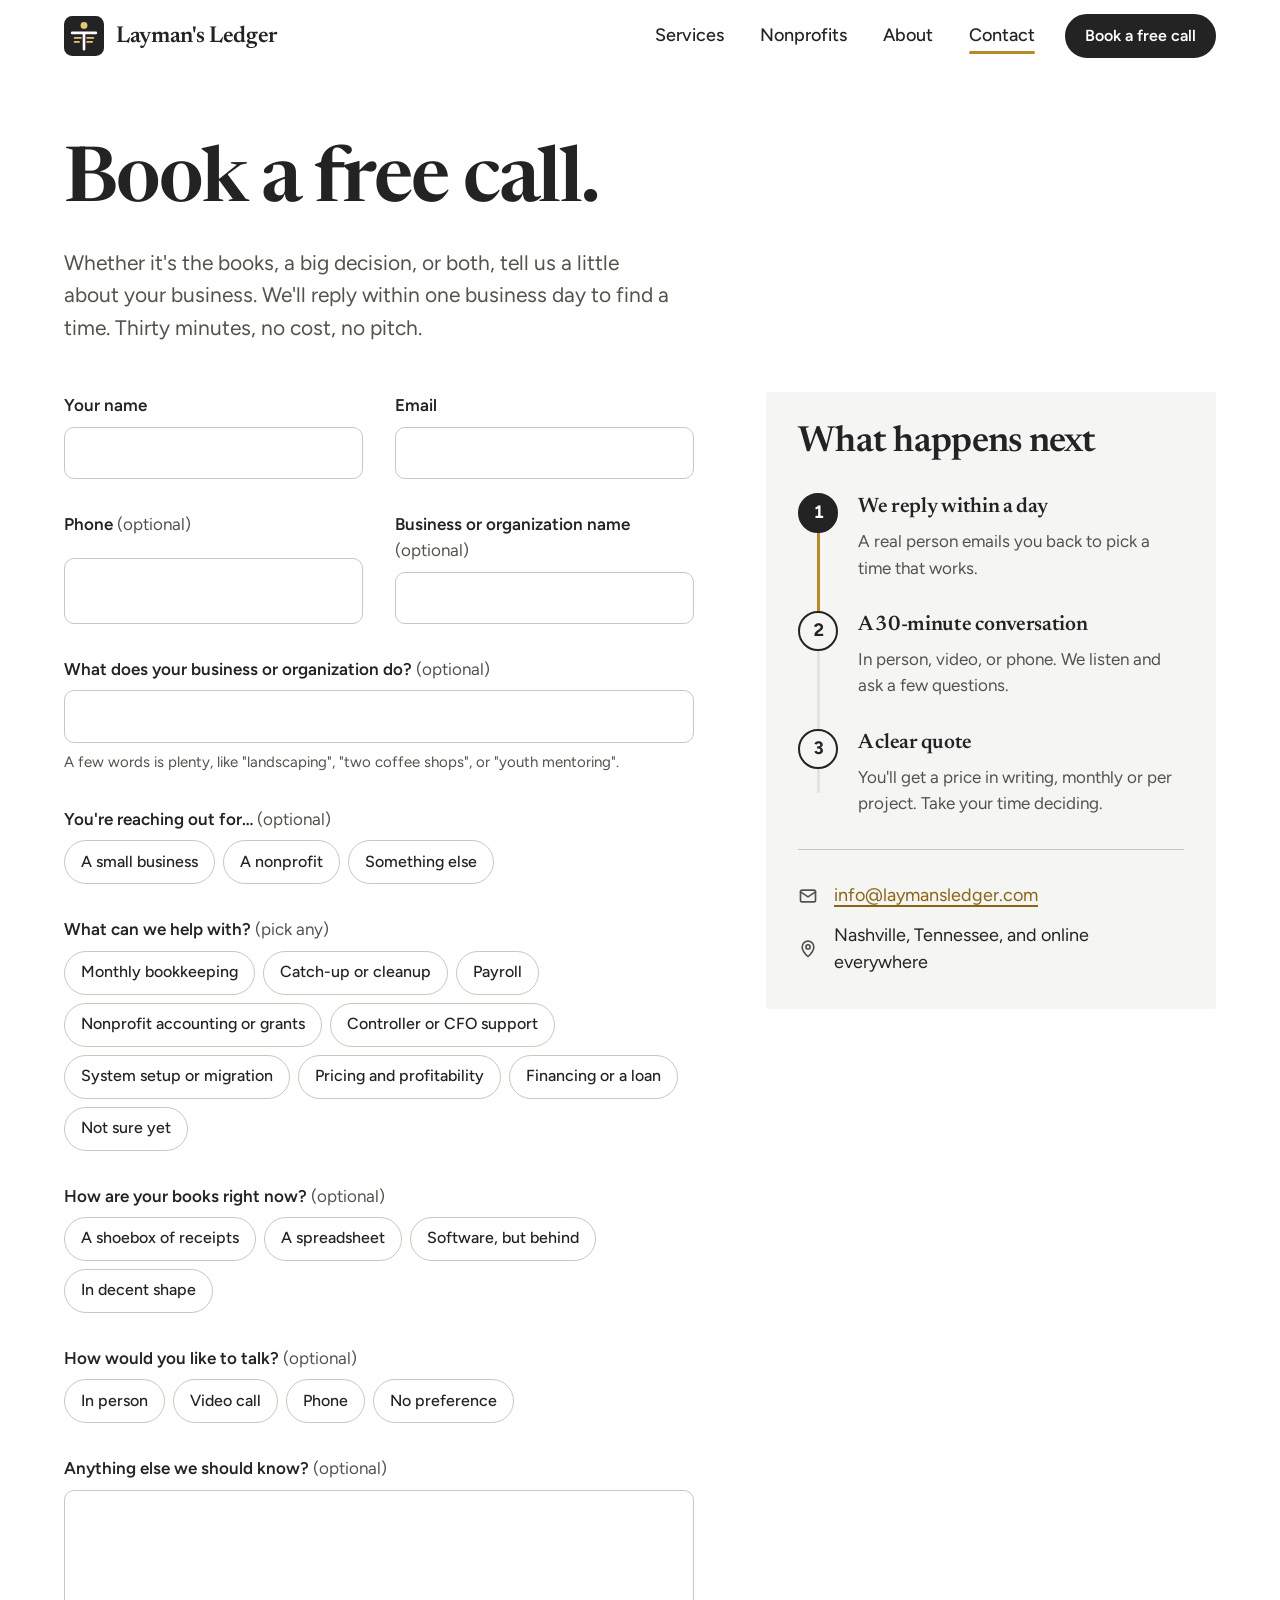
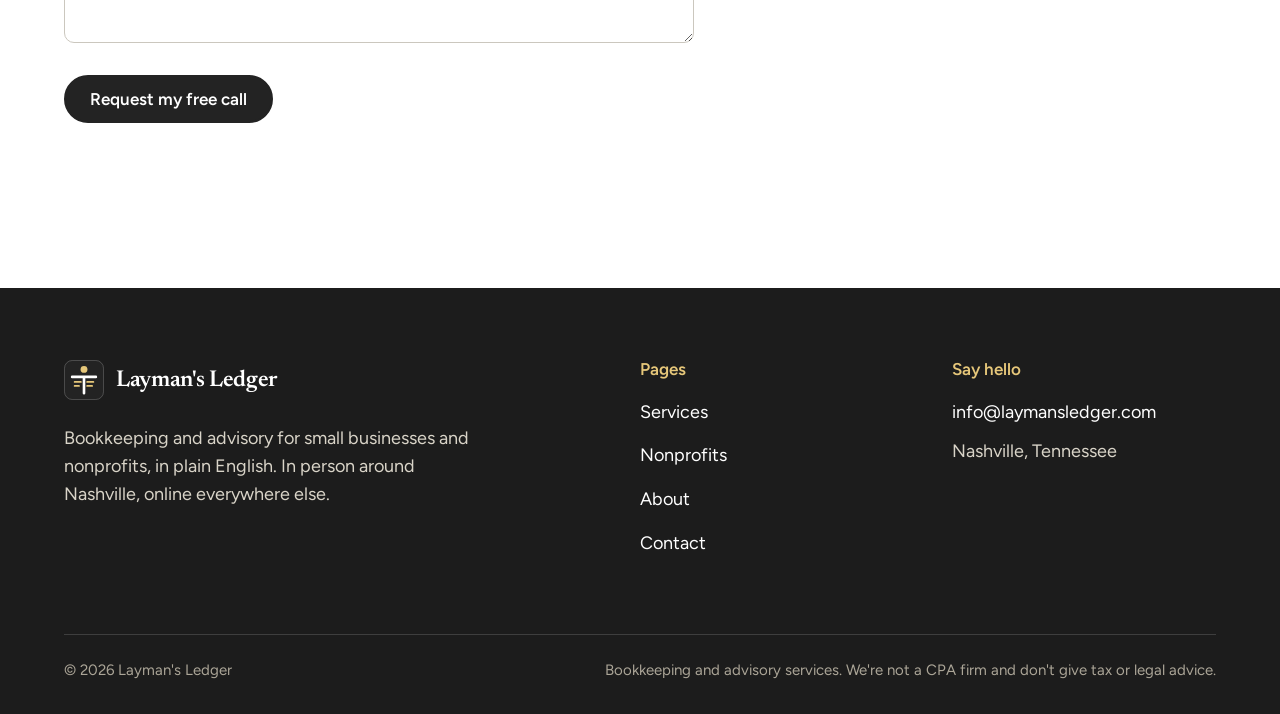
<file: contact.html>
<!doctype html>
<html lang="en">
<head>
  <meta charset="utf-8">
  <meta name="viewport" content="width=device-width, initial-scale=1">
  <title>Book a free call | Layman's Ledger</title>
  <meta name="description" content="Book a free 30-minute call with Layman's Ledger. Bookkeeping for small businesses, in person around Nashville or online anywhere.">
  <meta name="theme-color" content="#ffffff">
  <link rel="icon" href="assets/img/favicon.svg" type="image/svg+xml">
  <meta property="og:title" content="Book a free call | Layman's Ledger">
  <meta property="og:description" content="Book a free 30-minute call with Layman's Ledger. Bookkeeping for small businesses, in person around Nashville or online anywhere.">
  <meta property="og:type" content="website">
  <link rel="preconnect" href="https://fonts.googleapis.com">
  <link rel="preconnect" href="https://fonts.gstatic.com" crossorigin>
  <link rel="stylesheet" href="https://fonts.googleapis.com/css2?family=Figtree:wght@400;500;600;700;800&family=Newsreader:opsz,wght@6..72,400..700&family=Kalam:wght@400;700&display=swap">
  <link rel="stylesheet" href="assets/css/styles.css">
</head>
<body>
  <a class="skip-link" href="#main">Skip to content</a>

  <header class="site-header">
    <nav class="nav wrap" aria-label="Main">
      <a class="brand" href="index.html" aria-label="Layman's Ledger home">
        <svg viewBox="0 0 64 64" aria-hidden="true"><rect width="64" height="64" rx="13" fill="#232323"/><circle cx="32" cy="15" r="5.5" fill="#E6C77A"/><path d="M13 27h38M32 27v26" stroke="#fff" stroke-width="4.2" stroke-linecap="round"/><path d="M17 35h10M17 41.5h7M37 35h10M37 41.5h8" stroke="#E6C77A" stroke-width="2.8" stroke-linecap="round"/></svg>
        Layman's Ledger
      </a>
      <button class="menu-toggle" type="button" aria-expanded="false" aria-controls="nav-links"><span></span><span class="visually-hidden">Menu</span></button>
      <ul class="nav-links" id="nav-links">
        <li><a href="services.html">Services</a></li>
        <li><a href="nonprofits.html">Nonprofits</a></li>
        <li><a href="about.html">About</a></li>
        <li><a href="contact.html" aria-current="page">Contact</a></li>
        <li><a class="btn btn--small" href="contact.html">Book a free call</a></li>
      </ul>
    </nav>
  </header>

  <main id="main">
    <section class="page-head">
      <div class="wrap">
        <h1>Book a free call.</h1>
        <p class="lede">Whether it's the books, a big decision, or both, tell us a little about your business. We'll reply within one business day to find a time. Thirty minutes, no cost, no pitch.</p>
      </div>
    </section>

    <section class="section" style="padding-top:0" aria-label="Contact form">
      <div class="wrap contact-grid">
        <div>
          <!-- Connect this form: create a free form at formspree.io and replace YOUR_FORM_ID below. -->
          <form class="form" action="https://formspree.io/f/YOUR_FORM_ID" method="POST" novalidate data-contact-form>
            <div class="field-row">
              <div class="field">
                <label class="label" for="name">Your name</label>
                <input class="input" id="name" name="name" type="text" autocomplete="name" required aria-describedby="name-error">
                <p class="error-msg" id="name-error" aria-live="polite"><svg width="16" height="16" viewBox="0 0 24 24" fill="none" stroke="currentColor" stroke-width="2.4" stroke-linecap="round" aria-hidden="true"><circle cx="12" cy="12" r="9"/><path d="M12 7.5v5.5M12 16.5v.01"/></svg><span></span></p>
              </div>
              <div class="field">
                <label class="label" for="email">Email</label>
                <input class="input" id="email" name="email" type="email" autocomplete="email" inputmode="email" required aria-describedby="email-error">
                <p class="error-msg" id="email-error" aria-live="polite"><svg width="16" height="16" viewBox="0 0 24 24" fill="none" stroke="currentColor" stroke-width="2.4" stroke-linecap="round" aria-hidden="true"><circle cx="12" cy="12" r="9"/><path d="M12 7.5v5.5M12 16.5v.01"/></svg><span></span></p>
              </div>
            </div>
            <div class="field-row">
              <div class="field">
                <label class="label" for="phone">Phone <span class="opt">(optional)</span></label>
                <input class="input" id="phone" name="phone" type="tel" autocomplete="tel" inputmode="tel">
              </div>
              <div class="field">
                <label class="label" for="business">Business or organization name <span class="opt">(optional)</span></label>
                <input class="input" id="business" name="business" type="text" autocomplete="organization">
              </div>
            </div>
            <div class="field">
              <label class="label" for="kind">What does your business or organization do? <span class="opt">(optional)</span></label>
              <input class="input" id="kind" name="kind" type="text" aria-describedby="kind-help">
              <p class="help" id="kind-help">A few words is plenty, like "landscaping", "two coffee shops", or "youth mentoring".</p>
            </div>
            <fieldset class="chips">
              <legend class="label">You're reaching out for… <span class="opt">(optional)</span></legend>
              <label class="chip"><input type="radio" name="org" value="A small business"><span>A small business</span></label>
              <label class="chip"><input type="radio" name="org" value="A nonprofit" data-org="nonprofit"><span>A nonprofit</span></label>
              <label class="chip"><input type="radio" name="org" value="Something else"><span>Something else</span></label>
            </fieldset>
            <fieldset class="chips">
              <legend class="label">What can we help with? <span class="opt">(pick any)</span></legend>
              <label class="chip"><input type="checkbox" name="help" value="Monthly bookkeeping"><span>Monthly bookkeeping</span></label>
              <label class="chip"><input type="checkbox" name="help" value="Catch-up or cleanup"><span>Catch-up or cleanup</span></label>
              <label class="chip"><input type="checkbox" name="help" value="Payroll"><span>Payroll</span></label>
              <label class="chip"><input type="checkbox" name="help" value="Nonprofit accounting or grants"><span>Nonprofit accounting or grants</span></label>
              <label class="chip"><input type="checkbox" name="help" value="Controller or CFO support"><span>Controller or CFO support</span></label>
              <label class="chip"><input type="checkbox" name="help" value="System setup or migration"><span>System setup or migration</span></label>
              <label class="chip"><input type="checkbox" name="help" value="Pricing and profitability"><span>Pricing and profitability</span></label>
              <label class="chip"><input type="checkbox" name="help" value="Financing or a loan"><span>Financing or a loan</span></label>
              <label class="chip"><input type="checkbox" name="help" value="Not sure yet"><span>Not sure yet</span></label>
            </fieldset>
            <fieldset class="chips">
              <legend class="label">How are your books right now? <span class="opt">(optional)</span></legend>
              <label class="chip"><input type="radio" name="books" value="A shoebox of receipts"><span>A shoebox of receipts</span></label>
              <label class="chip"><input type="radio" name="books" value="A spreadsheet"><span>A spreadsheet</span></label>
              <label class="chip"><input type="radio" name="books" value="Software, but behind"><span>Software, but behind</span></label>
              <label class="chip"><input type="radio" name="books" value="In decent shape"><span>In decent shape</span></label>
            </fieldset>
            <fieldset class="chips">
              <legend class="label">How would you like to talk? <span class="opt">(optional)</span></legend>
              <label class="chip"><input type="radio" name="meet" value="In person"><span>In person</span></label>
              <label class="chip"><input type="radio" name="meet" value="Video call"><span>Video call</span></label>
              <label class="chip"><input type="radio" name="meet" value="Phone"><span>Phone</span></label>
              <label class="chip"><input type="radio" name="meet" value="No preference"><span>No preference</span></label>
            </fieldset>
            <div class="field">
              <label class="label" for="message">Anything else we should know? <span class="opt">(optional)</span></label>
              <textarea class="textarea" id="message" name="message" rows="5"></textarea>
            </div>
            <input type="text" name="_gotcha" tabindex="-1" autocomplete="off" aria-hidden="true" style="position:absolute;left:-9999px">
            <div>
              <button class="btn" type="submit">Request my free call</button>
              <p class="form-status" role="status" aria-live="polite" style="margin-top:1rem"></p>
            </div>
          </form>
          <div class="form-success" data-form-success hidden tabindex="-1">
            <h2>Got it. Talk soon.</h2>
            <p>We'll email you within one business day to set up your free call.</p>
            <p class="hand" style="font-size:1.25rem">in the meantime, no need to tidy anything up.</p>
          </div>
        </div>

        <aside class="aside-card" aria-labelledby="next-title">
          <h2 id="next-title">What happens next</h2>
          <ol class="steps" data-steps>
            <li class="step">
              <h3>We reply within a day</h3>
              <p>A real person emails you back to pick a time that works.</p>
            </li>
            <li class="step">
              <h3>A 30-minute conversation</h3>
              <p>In person, video, or phone. We listen and ask a few questions.</p>
            </li>
            <li class="step">
              <h3>A clear quote</h3>
              <p>You'll get a price in writing, monthly or per project. Take your time deciding.</p>
            </li>
          </ol>
          <ul class="contact-lines">
            <li><svg viewBox="0 0 24 24" fill="none" stroke="currentColor" stroke-width="2" stroke-linecap="round" stroke-linejoin="round" aria-hidden="true"><rect x="3" y="5" width="18" height="14" rx="2"/><path d="M3 7l9 6 9-6"/></svg><a href="mailto:info@laymansledger.com">info@laymansledger.com</a></li>
            <li><svg viewBox="0 0 24 24" fill="none" stroke="currentColor" stroke-width="2" stroke-linecap="round" stroke-linejoin="round" aria-hidden="true"><path d="M12 21s-7-6.2-7-11.5A7 7 0 0 1 19 9.5C19 14.8 12 21 12 21z"/><circle cx="12" cy="9.5" r="2.5"/></svg><span>Nashville, Tennessee, and online everywhere</span></li>
          </ul>
        </aside>
      </div>
    </section>
  </main>

  <footer class="site-footer">
    <div class="wrap">
      <div class="footer-grid">
        <div>
          <a class="brand" href="index.html">
            <svg viewBox="0 0 64 64" aria-hidden="true"><rect x=".75" y=".75" width="62.5" height="62.5" rx="12.5" fill="#232323" stroke="#fff" stroke-opacity=".22" stroke-width="1.5"/><circle cx="32" cy="15" r="5.5" fill="#E6C77A"/><path d="M13 27h38M32 27v26" stroke="#fff" stroke-width="4.2" stroke-linecap="round"/><path d="M17 35h10M17 41.5h7M37 35h10M37 41.5h8" stroke="#E6C77A" stroke-width="2.8" stroke-linecap="round"/></svg>
            Layman's Ledger
          </a>
          <p>Bookkeeping and advisory for small businesses and nonprofits, in plain English. In person around Nashville, online everywhere else.</p>
        </div>
        <div>
          <h2>Pages</h2>
          <ul>
            <li><a href="services.html">Services</a></li>
            <li><a href="nonprofits.html">Nonprofits</a></li>
            <li><a href="about.html">About</a></li>
            <li><a href="contact.html">Contact</a></li>
          </ul>
        </div>
        <div>
          <h2>Say hello</h2>
          <ul>
            <li><a href="mailto:info@laymansledger.com">info@laymansledger.com</a></li>
            <li>Nashville, Tennessee</li>
          </ul>
        </div>
      </div>
      <div class="footer-base">
        <span>&copy; <span data-year>2026</span> Layman's Ledger</span>
        <span>Bookkeeping and advisory services. We're not a CPA firm and don't give tax or legal advice.</span>
      </div>
    </div>
  </footer>

  <script src="assets/vendor/gsap.min.js" defer></script>
  <script src="assets/vendor/ScrollTrigger.min.js" defer></script>
  <script src="assets/js/main.js" defer></script>
</body>
</html>
</file>
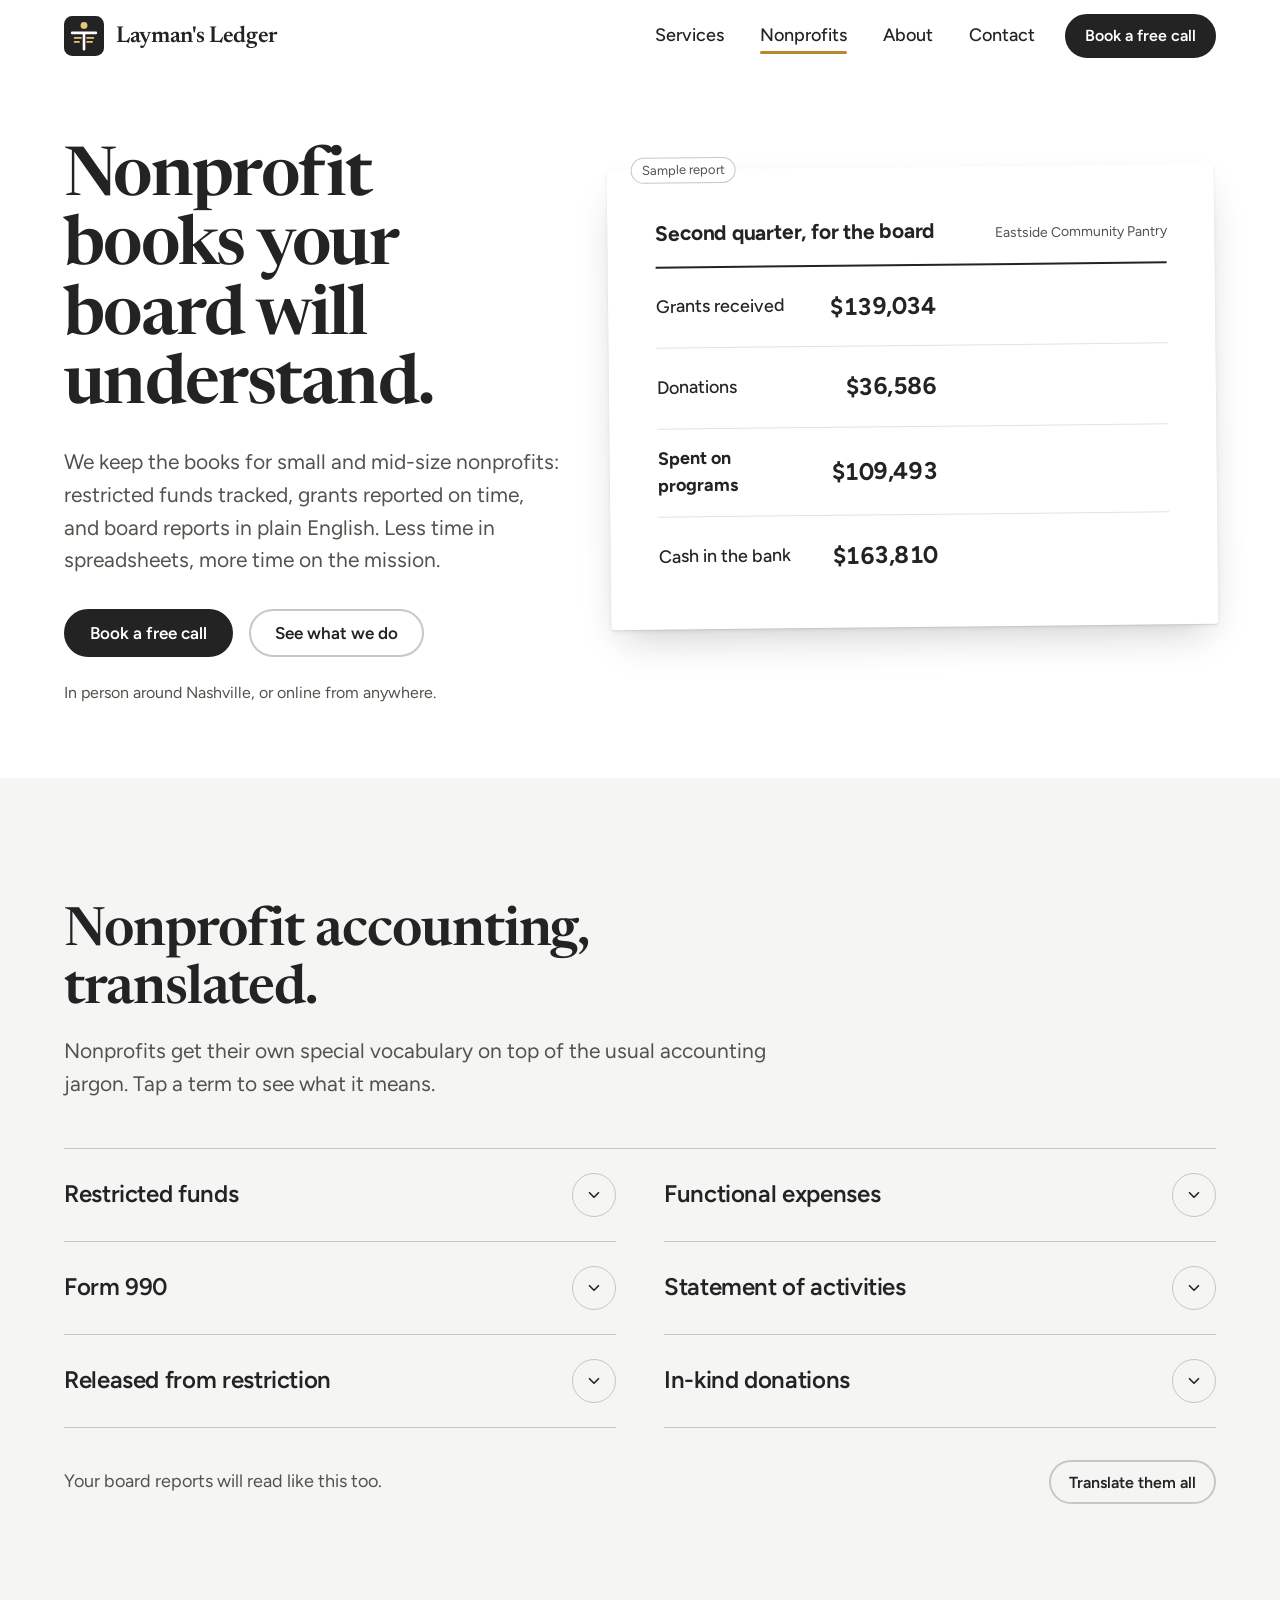
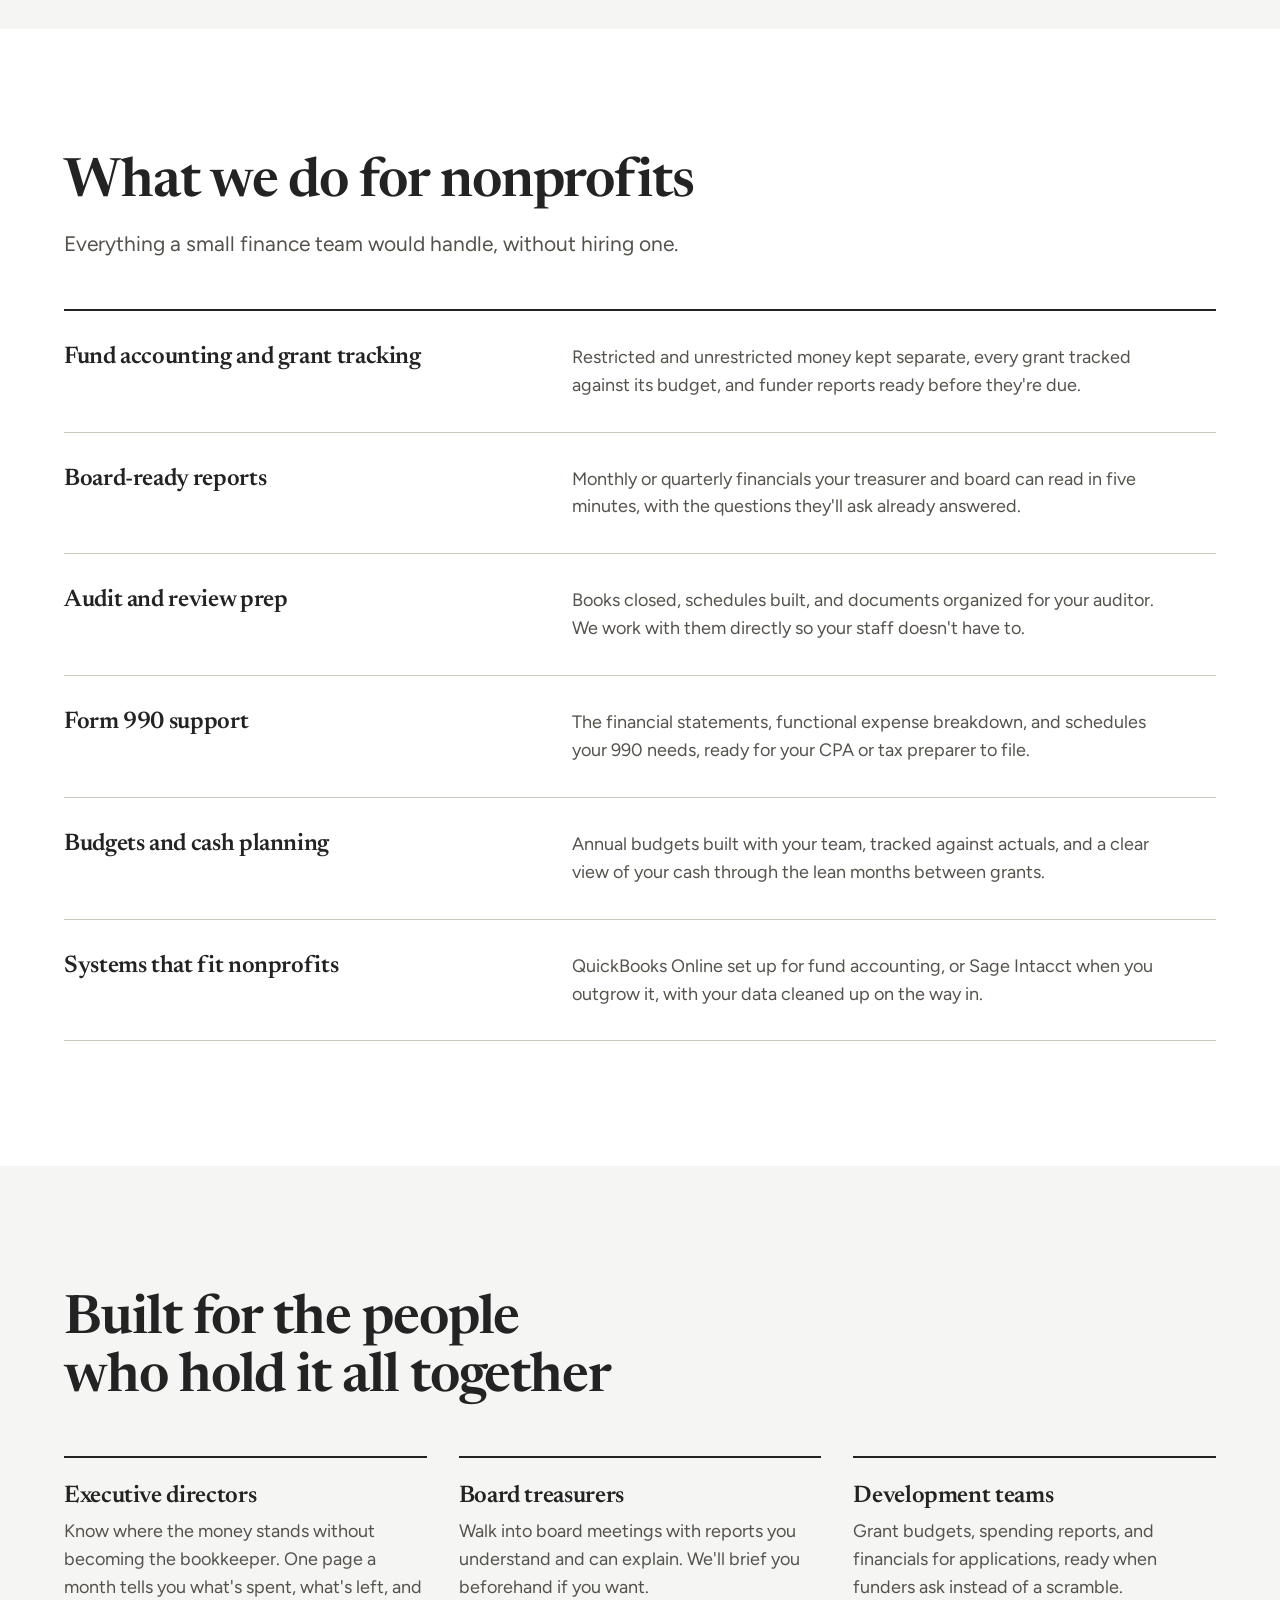
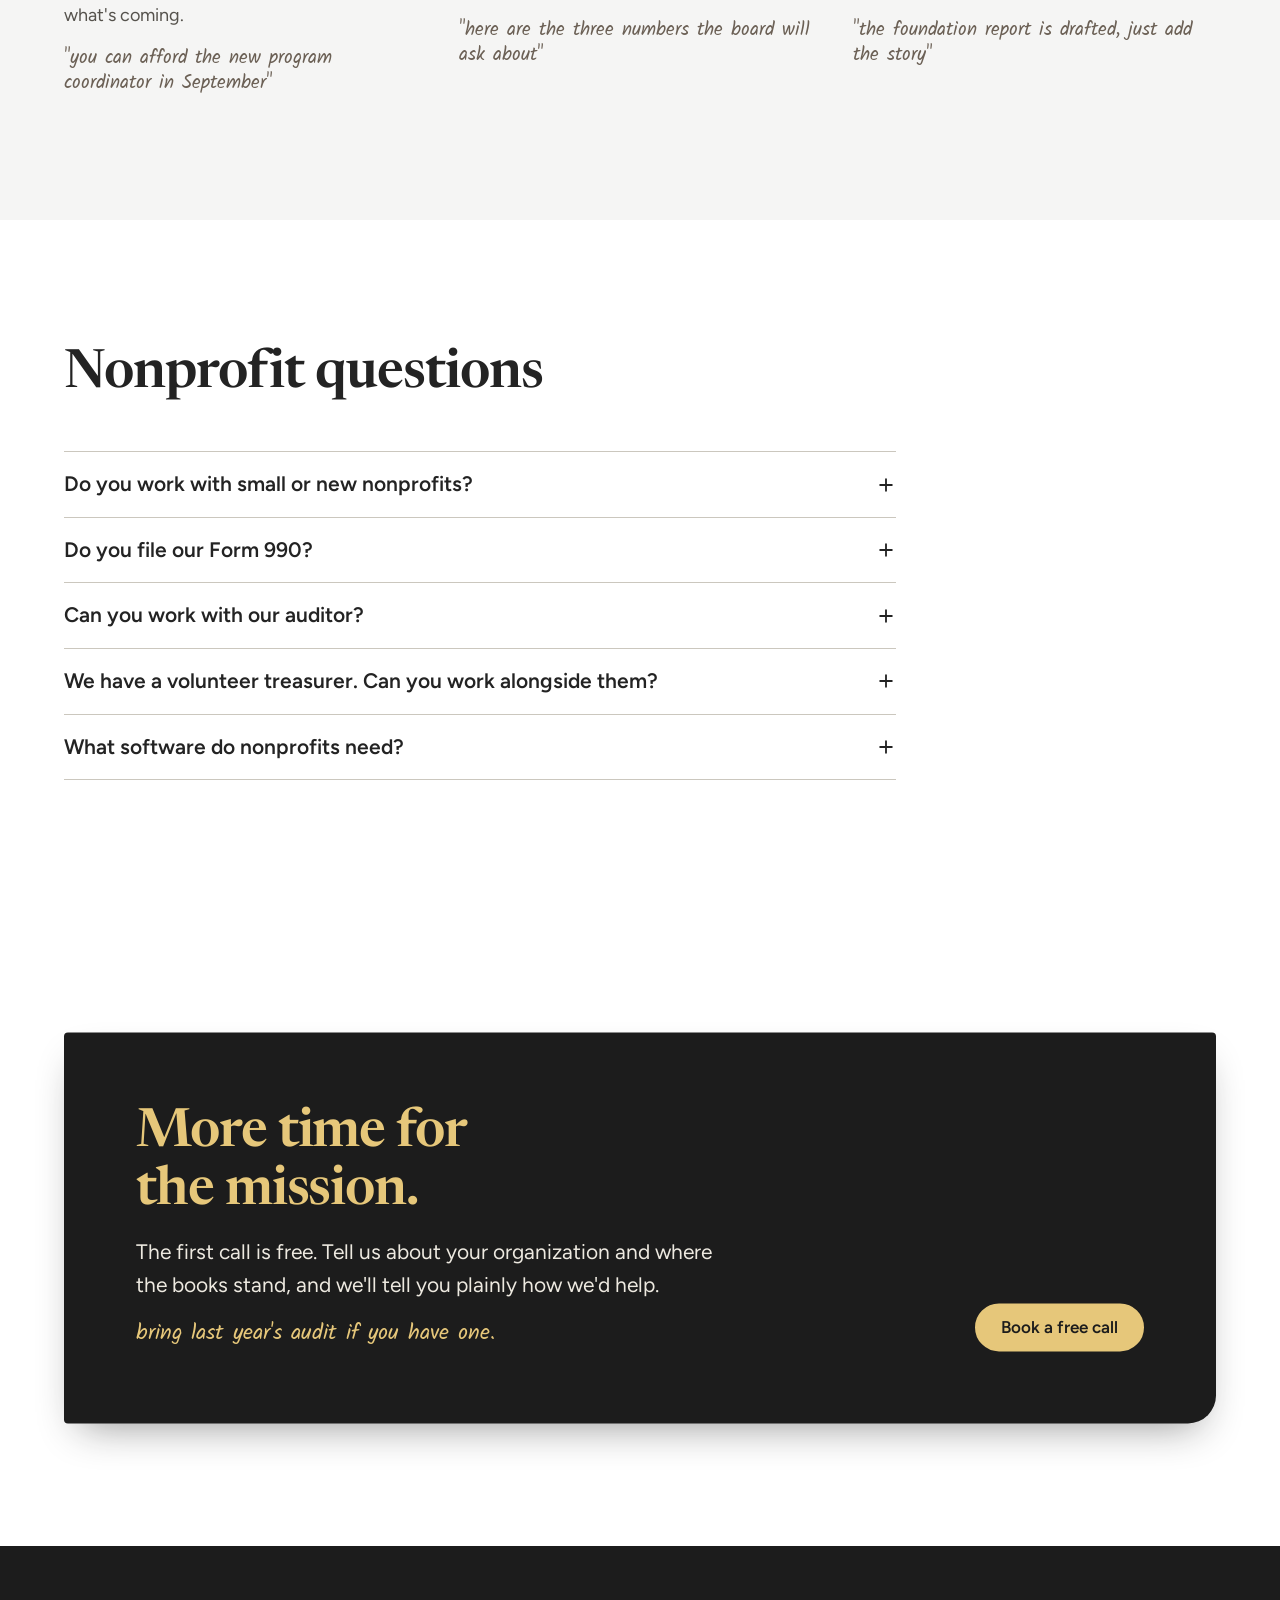
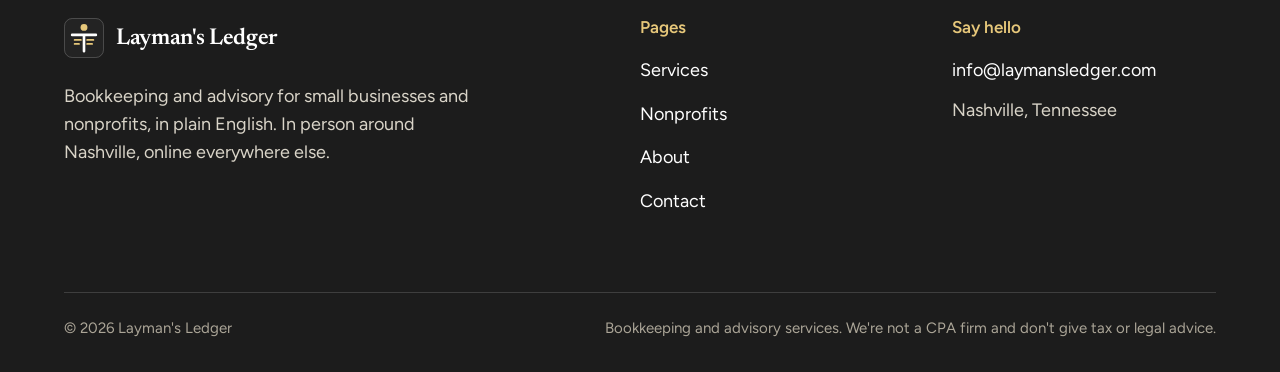
<file: nonprofits.html>
<!doctype html>
<html lang="en">
<head>
  <meta charset="utf-8">
  <meta name="viewport" content="width=device-width, initial-scale=1">
  <title>Nonprofit bookkeeping and accounting | Layman's Ledger</title>
  <meta name="description" content="Bookkeeping and accounting for small and mid-size nonprofits in Nashville and online: fund accounting, grant tracking, board-ready reports, audit prep, and Form 990 support, in plain English.">
  <meta name="theme-color" content="#ffffff">
  <link rel="icon" href="assets/img/favicon.svg" type="image/svg+xml">
  <meta property="og:title" content="Nonprofit bookkeeping and accounting | Layman's Ledger">
  <meta property="og:description" content="Bookkeeping and accounting for small and mid-size nonprofits in Nashville and online: fund accounting, grant tracking, board-ready reports, audit prep, and Form 990 support, in plain English.">
  <meta property="og:type" content="website">
  <link rel="preconnect" href="https://fonts.googleapis.com">
  <link rel="preconnect" href="https://fonts.gstatic.com" crossorigin>
  <link rel="stylesheet" href="https://fonts.googleapis.com/css2?family=Figtree:wght@400;500;600;700;800&family=Newsreader:opsz,wght@6..72,400..700&family=Kalam:wght@400;700&display=swap">
  <link rel="stylesheet" href="assets/css/styles.css">
  <script>if (!matchMedia("(prefers-reduced-motion: reduce)").matches) document.documentElement.classList.add("motion");</script>
</head>
<body>
  <a class="skip-link" href="#main">Skip to content</a>

  <header class="site-header">
    <nav class="nav wrap" aria-label="Main">
      <a class="brand" href="index.html" aria-label="Layman's Ledger home">
        <svg viewBox="0 0 64 64" aria-hidden="true"><rect width="64" height="64" rx="13" fill="#232323"/><circle cx="32" cy="15" r="5.5" fill="#E6C77A"/><path d="M13 27h38M32 27v26" stroke="#fff" stroke-width="4.2" stroke-linecap="round"/><path d="M17 35h10M17 41.5h7M37 35h10M37 41.5h8" stroke="#E6C77A" stroke-width="2.8" stroke-linecap="round"/></svg>
        Layman's Ledger
      </a>
      <button class="menu-toggle" type="button" aria-expanded="false" aria-controls="nav-links"><span></span><span class="visually-hidden">Menu</span></button>
      <ul class="nav-links" id="nav-links">
        <li><a href="services.html">Services</a></li>
        <li><a href="nonprofits.html" aria-current="page">Nonprofits</a></li>
        <li><a href="about.html">About</a></li>
        <li><a href="contact.html">Contact</a></li>
        <li><a class="btn btn--small" href="contact.html">Book a free call</a></li>
      </ul>
    </nav>
  </header>

  <main id="main">
    <section class="hero">
      <div class="wrap hero-grid">
        <div class="hero-copy">
          <h1 data-hero-title>
            <span class="line">Nonprofit</span>
            <span class="line">books your</span>
            <span class="line">board will</span>
            <span class="line">understand.</span>
          </h1>
          <p class="lede" data-hero-fade>We keep the books for small and mid-size nonprofits: restricted funds tracked, grants reported on time, and board reports in plain English. Less time in spreadsheets, more time on the mission.</p>
          <div class="hero-actions" data-hero-fade>
            <a class="btn" href="contact.html?org=nonprofit">Book a free call</a>
            <a class="btn btn--ghost" href="#nonprofit-services">See what we do</a>
          </div>
          <p class="hero-note" data-hero-fade>In person around Nashville, or online from anywhere.</p>
        </div>

        <div class="report-stage">
          <figure class="report" data-report aria-labelledby="report-title">
            <span class="sample-tag">Sample report</span>
            <div class="report-head">
              <figcaption class="report-title" id="report-title">Second quarter, for the board</figcaption>
              <span class="report-sub">Eastside Community Pantry</span>
            </div>
            <ul class="report-rows">
              <li class="report-row">
                <span class="report-label">Grants received</span>
                <span class="report-amount"><span data-count="142000">$142,000</span></span>
                <span class="report-note hand" data-note>
                  <svg class="arrow" viewBox="0 0 36 20" aria-hidden="true"><path data-draw d="M34 14 C 25 3, 13 3, 4 10 M4 10 L11 9.5 M4 10 L7 16" fill="none" stroke="currentColor" stroke-width="2" stroke-linecap="round" stroke-linejoin="round"/></svg>
                  <span data-write>$90k of this is restricted</span>
                </span>
              </li>
              <li class="report-row">
                <span class="report-label">Donations</span>
                <span class="report-amount"><span data-count="38500">$38,500</span></span>
                <span class="report-note hand" data-note>
                  <svg class="arrow" viewBox="0 0 36 20" aria-hidden="true"><path data-draw d="M34 14 C 25 3, 13 3, 4 10 M4 10 L11 9.5 M4 10 L7 16" fill="none" stroke="currentColor" stroke-width="2" stroke-linecap="round" stroke-linejoin="round"/></svg>
                  <span data-write>up 18% after the spring drive</span>
                </span>
              </li>
              <li class="report-row report-row--total">
                <span class="report-label">Spent on programs</span>
                <span class="report-amount"><span data-count="121300">$121,300</span><svg class="pencil-circle" viewBox="0 0 200 100" preserveAspectRatio="none" aria-hidden="true"><path data-draw d="M150 10 C 108 0, 38 4, 14 30 C -6 56, 30 90, 102 91 C 172 92, 198 68, 190 40 C 184 18, 156 8, 116 7" fill="none" stroke="currentColor" stroke-width="2.4" stroke-linecap="round" vector-effect="non-scaling-stroke"/></svg></span>
                <span class="report-note hand" data-note>
                  <svg class="arrow" viewBox="0 0 36 20" aria-hidden="true"><path data-draw d="M34 14 C 25 3, 13 3, 4 10 M4 10 L11 9.5 M4 10 L7 16" fill="none" stroke="currentColor" stroke-width="2" stroke-linecap="round" stroke-linejoin="round"/></svg>
                  <span data-write>82% of all spending</span>
                </span>
              </li>
              <li class="report-row">
                <span class="report-label">Cash in the bank</span>
                <span class="report-amount"><span data-count="197000">$197,000</span></span>
                <span class="report-note hand" data-note>
                  <svg class="arrow" viewBox="0 0 36 20" aria-hidden="true"><path data-draw d="M34 14 C 25 3, 13 3, 4 10 M4 10 L11 9.5 M4 10 L7 16" fill="none" stroke="currentColor" stroke-width="2" stroke-linecap="round" stroke-linejoin="round"/></svg>
                  <span data-write>about 4 months of expenses</span>
                </span>
              </li>
            </ul>
          </figure>
          <p class="sticky-note" data-sticky><strong>Heads up:</strong> the city grant report is due July 31. We've already drafted the numbers.</p>
        </div>
      </div>
    </section>

    <section class="section section--tint" aria-labelledby="np-jargon-title">
      <div class="wrap">
        <div class="section-head">
          <h2 id="np-jargon-title">Nonprofit accounting, translated.</h2>
          <p>Nonprofits get their own special vocabulary on top of the usual accounting jargon. Tap a term to see what it means.</p>
        </div>
        <ul class="jargon-list" data-jargon>
          <li class="jargon-item">
            <button class="jargon-btn" type="button" aria-expanded="false">
              <span class="jargon-text">
                <span class="jargon-term">Restricted funds</span>
                <span class="jargon-plain"><span>Money a donor gave for a specific purpose. It can only be spent on that.</span></span>
              </span>
              <span class="jargon-icon" aria-hidden="true"><svg viewBox="0 0 24 24" fill="none" stroke="currentColor" stroke-width="2.2" stroke-linecap="round" stroke-linejoin="round"><path d="M6 9l6 6 6-6"/></svg></span>
            </button>
          </li>
          <li class="jargon-item">
            <button class="jargon-btn" type="button" aria-expanded="false">
              <span class="jargon-text">
                <span class="jargon-term">Functional expenses</span>
                <span class="jargon-plain"><span>Your spending sorted into programs, admin, and fundraising.</span></span>
              </span>
              <span class="jargon-icon" aria-hidden="true"><svg viewBox="0 0 24 24" fill="none" stroke="currentColor" stroke-width="2.2" stroke-linecap="round" stroke-linejoin="round"><path d="M6 9l6 6 6-6"/></svg></span>
            </button>
          </li>
          <li class="jargon-item">
            <button class="jargon-btn" type="button" aria-expanded="false">
              <span class="jargon-text">
                <span class="jargon-term">Form 990</span>
                <span class="jargon-plain"><span>The yearly report nonprofits file with the IRS. It's public, and donors read it.</span></span>
              </span>
              <span class="jargon-icon" aria-hidden="true"><svg viewBox="0 0 24 24" fill="none" stroke="currentColor" stroke-width="2.2" stroke-linecap="round" stroke-linejoin="round"><path d="M6 9l6 6 6-6"/></svg></span>
            </button>
          </li>
          <li class="jargon-item">
            <button class="jargon-btn" type="button" aria-expanded="false">
              <span class="jargon-text">
                <span class="jargon-term">Statement of activities</span>
                <span class="jargon-plain"><span>The nonprofit version of a profit and loss statement.</span></span>
              </span>
              <span class="jargon-icon" aria-hidden="true"><svg viewBox="0 0 24 24" fill="none" stroke="currentColor" stroke-width="2.2" stroke-linecap="round" stroke-linejoin="round"><path d="M6 9l6 6 6-6"/></svg></span>
            </button>
          </li>
          <li class="jargon-item">
            <button class="jargon-btn" type="button" aria-expanded="false">
              <span class="jargon-text">
                <span class="jargon-term">Released from restriction</span>
                <span class="jargon-plain"><span>Grant money you've spent the way the donor asked, so it's officially used.</span></span>
              </span>
              <span class="jargon-icon" aria-hidden="true"><svg viewBox="0 0 24 24" fill="none" stroke="currentColor" stroke-width="2.2" stroke-linecap="round" stroke-linejoin="round"><path d="M6 9l6 6 6-6"/></svg></span>
            </button>
          </li>
          <li class="jargon-item">
            <button class="jargon-btn" type="button" aria-expanded="false">
              <span class="jargon-text">
                <span class="jargon-term">In-kind donations</span>
                <span class="jargon-plain"><span>Donated goods or services, like free rent or pro bono work, recorded at their value.</span></span>
              </span>
              <span class="jargon-icon" aria-hidden="true"><svg viewBox="0 0 24 24" fill="none" stroke="currentColor" stroke-width="2.2" stroke-linecap="round" stroke-linejoin="round"><path d="M6 9l6 6 6-6"/></svg></span>
            </button>
          </li>
        </ul>
        <div class="jargon-foot">
          <p>Your board reports will read like this too.</p>
          <button class="btn btn--ghost btn--small" type="button" data-jargon-all aria-pressed="false">Translate them all</button>
        </div>
      </div>
    </section>

    <section class="section" id="nonprofit-services" aria-labelledby="np-services-title">
      <div class="wrap">
        <div class="section-head">
          <h2 id="np-services-title">What we do for nonprofits</h2>
          <p>Everything a small finance team would handle, without hiring one.</p>
        </div>
        <ul class="service-list">
          <li class="service-row">
            <h3>Fund accounting and grant tracking</h3>
            <p>Restricted and unrestricted money kept separate, every grant tracked against its budget, and funder reports ready before they're due.</p>
          </li>
          <li class="service-row">
            <h3>Board-ready reports</h3>
            <p>Monthly or quarterly financials your treasurer and board can read in five minutes, with the questions they'll ask already answered.</p>
          </li>
          <li class="service-row">
            <h3>Audit and review prep</h3>
            <p>Books closed, schedules built, and documents organized for your auditor. We work with them directly so your staff doesn't have to.</p>
          </li>
          <li class="service-row">
            <h3>Form 990 support</h3>
            <p>The financial statements, functional expense breakdown, and schedules your 990 needs, ready for your CPA or tax preparer to file.</p>
          </li>
          <li class="service-row">
            <h3>Budgets and cash planning</h3>
            <p>Annual budgets built with your team, tracked against actuals, and a clear view of your cash through the lean months between grants.</p>
          </li>
          <li class="service-row">
            <h3>Systems that fit nonprofits</h3>
            <p>QuickBooks Online set up for fund accounting, or Sage Intacct when you outgrow it, with your data cleaned up on the way in.</p>
          </li>
        </ul>
      </div>
    </section>

    <section class="section section--tint" aria-labelledby="np-who-title">
      <div class="wrap">
        <div class="section-head"><h2 id="np-who-title">Built for the people who hold it all together</h2></div>
        <div class="principles">
          <div class="principle">
            <h3>Executive directors</h3>
            <p>Know where the money stands without becoming the bookkeeper. One page a month tells you what's spent, what's left, and what's coming.</p>
            <span class="eg">"you can afford the new program coordinator in September"</span>
          </div>
          <div class="principle">
            <h3>Board treasurers</h3>
            <p>Walk into board meetings with reports you understand and can explain. We'll brief you beforehand if you want.</p>
            <span class="eg">"here are the three numbers the board will ask about"</span>
          </div>
          <div class="principle">
            <h3>Development teams</h3>
            <p>Grant budgets, spending reports, and financials for applications, ready when funders ask instead of a scramble.</p>
            <span class="eg">"the foundation report is drafted, just add the story"</span>
          </div>
        </div>
      </div>
    </section>

    <section class="section" aria-labelledby="np-faq-title">
      <div class="wrap">
        <div class="section-head"><h2 id="np-faq-title">Nonprofit questions</h2></div>
        <div class="faq">
          <details>
            <summary>Do you work with small or new nonprofits?<svg viewBox="0 0 24 24" fill="none" stroke="currentColor" stroke-width="2.2" stroke-linecap="round" aria-hidden="true"><path d="M12 5v14M5 12h14"/></svg></summary>
            <div class="faq-body"><div><p>Yes. Many of the organizations we help run on a small staff or a volunteer treasurer. We'll set up books that work at your size and grow with you.</p></div></div>
          </details>
          <details>
            <summary>Do you file our Form 990?<svg viewBox="0 0 24 24" fill="none" stroke="currentColor" stroke-width="2.2" stroke-linecap="round" aria-hidden="true"><path d="M12 5v14M5 12h14"/></svg></summary>
            <div class="faq-body"><div><p>We prepare everything the 990 needs (financial statements, the functional expense breakdown, and supporting schedules) and work with your CPA or tax preparer on the filing.</p></div></div>
          </details>
          <details>
            <summary>Can you work with our auditor?<svg viewBox="0 0 24 24" fill="none" stroke="currentColor" stroke-width="2.2" stroke-linecap="round" aria-hidden="true"><path d="M12 5v14M5 12h14"/></svg></summary>
            <div class="faq-body"><div><p>Absolutely. We'll prepare the schedules and documents they request, answer their questions directly, and keep your staff out of the back-and-forth.</p></div></div>
          </details>
          <details>
            <summary>We have a volunteer treasurer. Can you work alongside them?<svg viewBox="0 0 24 24" fill="none" stroke="currentColor" stroke-width="2.2" stroke-linecap="round" aria-hidden="true"><path d="M12 5v14M5 12h14"/></svg></summary>
            <div class="faq-body"><div><p>Of course. We handle the day-to-day books and give your treasurer clear, plain-English reports so their role stays manageable.</p></div></div>
          </details>
          <details>
            <summary>What software do nonprofits need?<svg viewBox="0 0 24 24" fill="none" stroke="currentColor" stroke-width="2.2" stroke-linecap="round" aria-hidden="true"><path d="M12 5v14M5 12h14"/></svg></summary>
            <div class="faq-body"><div><p>Most small nonprofits do well with QuickBooks Online set up properly for fund accounting. As you grow, Sage Intacct is built for nonprofit reporting, and we can move you when it makes sense.</p></div></div>
          </details>
        </div>
      </div>
    </section>

    <section class="section" aria-labelledby="cta-title">
      <div class="wrap">
        <div class="cta-panel" data-cta>
          <div>
            <h2 id="cta-title">More time for the mission.</h2>
            <p>The first call is free. Tell us about your organization and where the books stand, and we'll tell you plainly how we'd help.</p>
            <p class="hand">bring last year's audit if you have one.</p>
          </div>
          <a class="btn" href="contact.html?org=nonprofit">Book a free call</a>
        </div>
      </div>
    </section>
  </main>

  <footer class="site-footer">
    <div class="wrap">
      <div class="footer-grid">
        <div>
          <a class="brand" href="index.html">
            <svg viewBox="0 0 64 64" aria-hidden="true"><rect x=".75" y=".75" width="62.5" height="62.5" rx="12.5" fill="#232323" stroke="#fff" stroke-opacity=".22" stroke-width="1.5"/><circle cx="32" cy="15" r="5.5" fill="#E6C77A"/><path d="M13 27h38M32 27v26" stroke="#fff" stroke-width="4.2" stroke-linecap="round"/><path d="M17 35h10M17 41.5h7M37 35h10M37 41.5h8" stroke="#E6C77A" stroke-width="2.8" stroke-linecap="round"/></svg>
            Layman's Ledger
          </a>
          <p>Bookkeeping and advisory for small businesses and nonprofits, in plain English. In person around Nashville, online everywhere else.</p>
        </div>
        <div>
          <h2>Pages</h2>
          <ul>
            <li><a href="services.html">Services</a></li>
            <li><a href="nonprofits.html">Nonprofits</a></li>
            <li><a href="about.html">About</a></li>
            <li><a href="contact.html">Contact</a></li>
          </ul>
        </div>
        <div>
          <h2>Say hello</h2>
          <ul>
            <li><a href="mailto:info@laymansledger.com">info@laymansledger.com</a></li>
            <li>Nashville, Tennessee</li>
          </ul>
        </div>
      </div>
      <div class="footer-base">
        <span>&copy; <span data-year>2026</span> Layman's Ledger</span>
        <span>Bookkeeping and advisory services. We're not a CPA firm and don't give tax or legal advice.</span>
      </div>
    </div>
  </footer>

  <script src="assets/vendor/gsap.min.js" defer></script>
  <script src="assets/vendor/ScrollTrigger.min.js" defer></script>
  <script src="assets/js/main.js" defer></script>
</body>
</html>
</file>
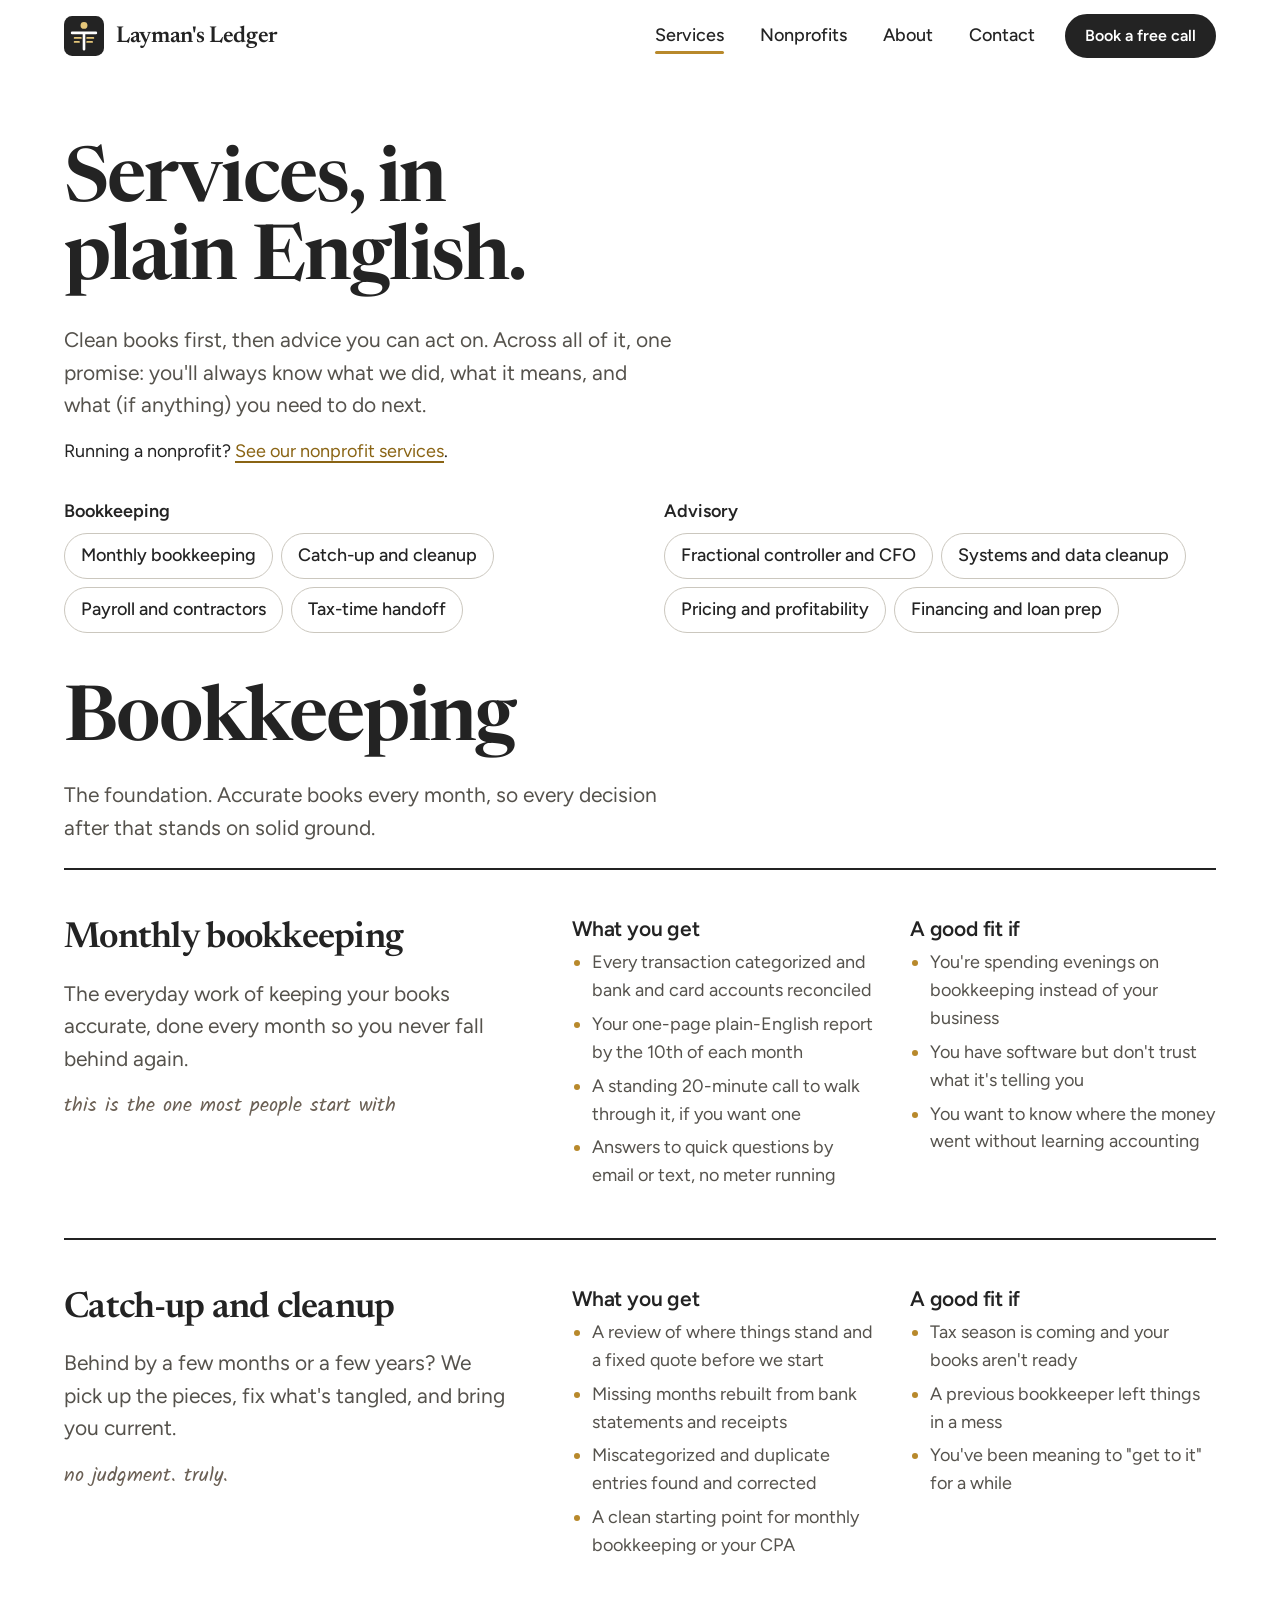
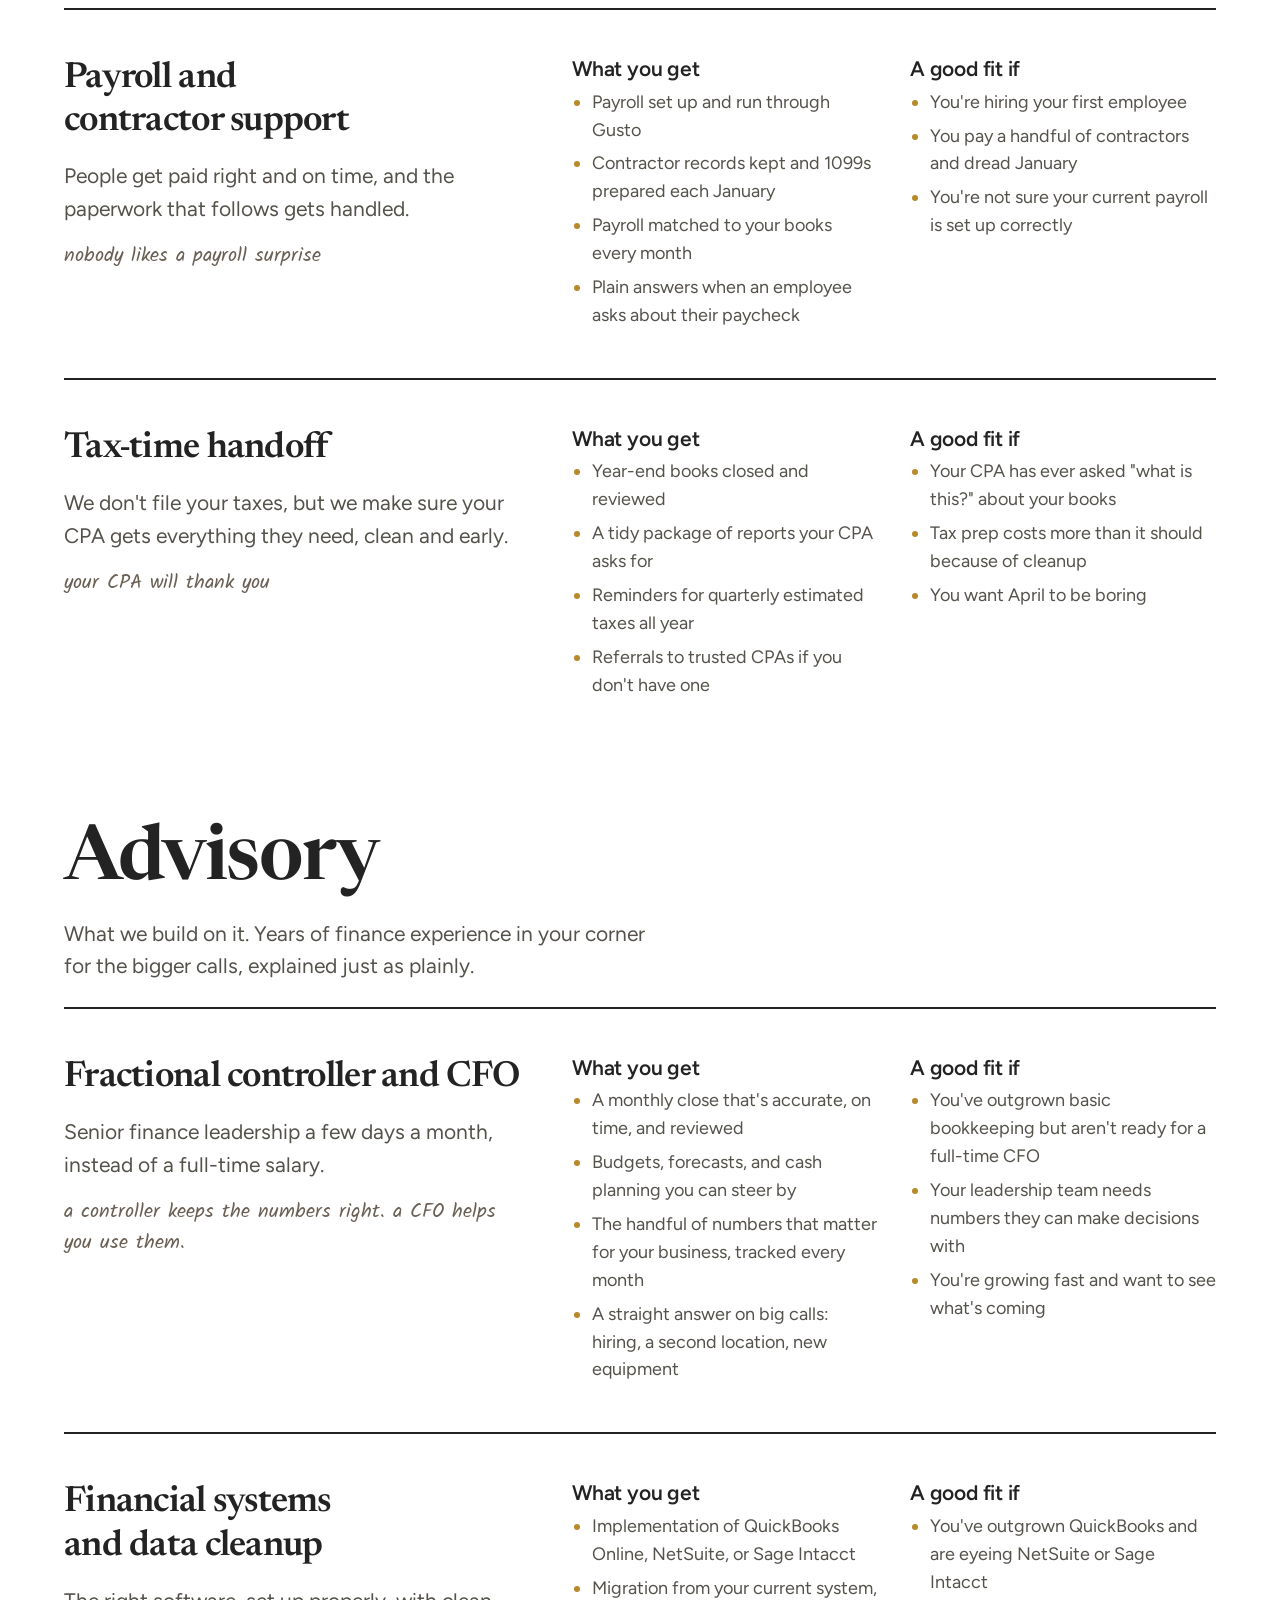
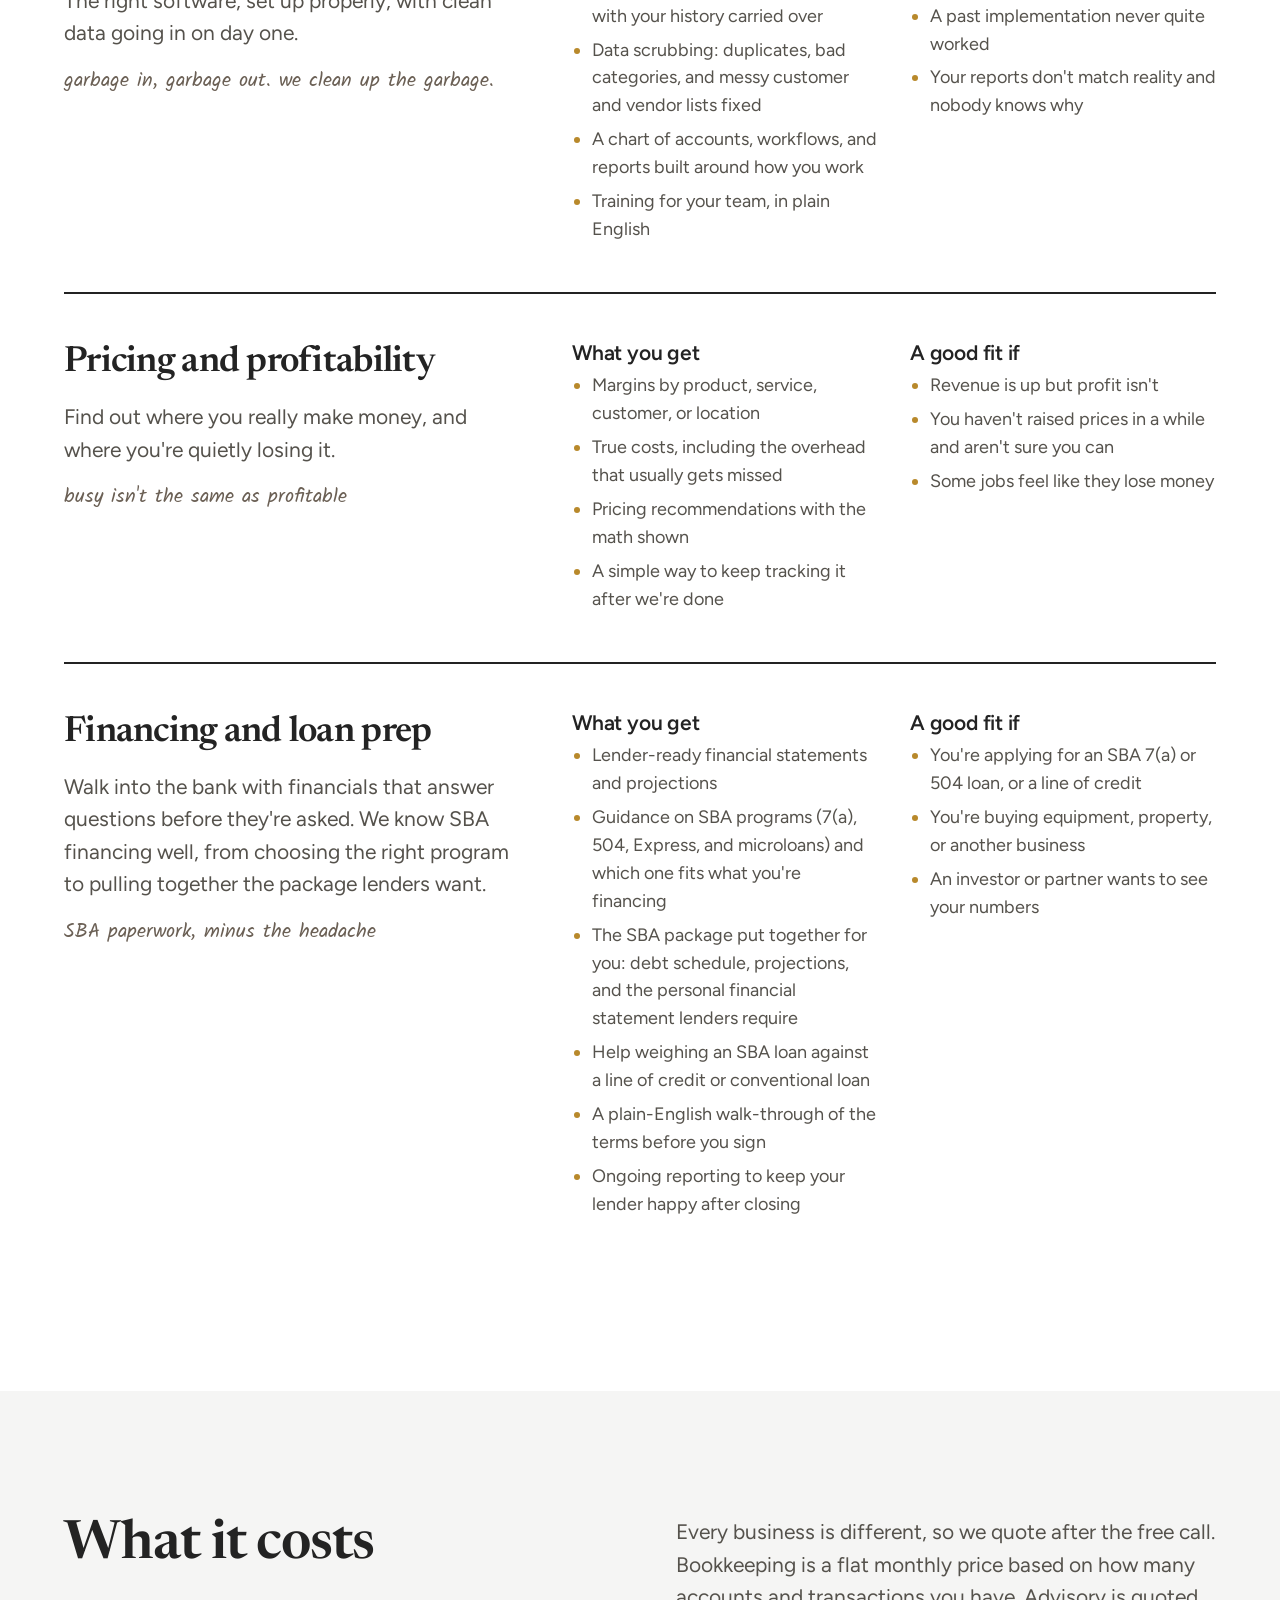
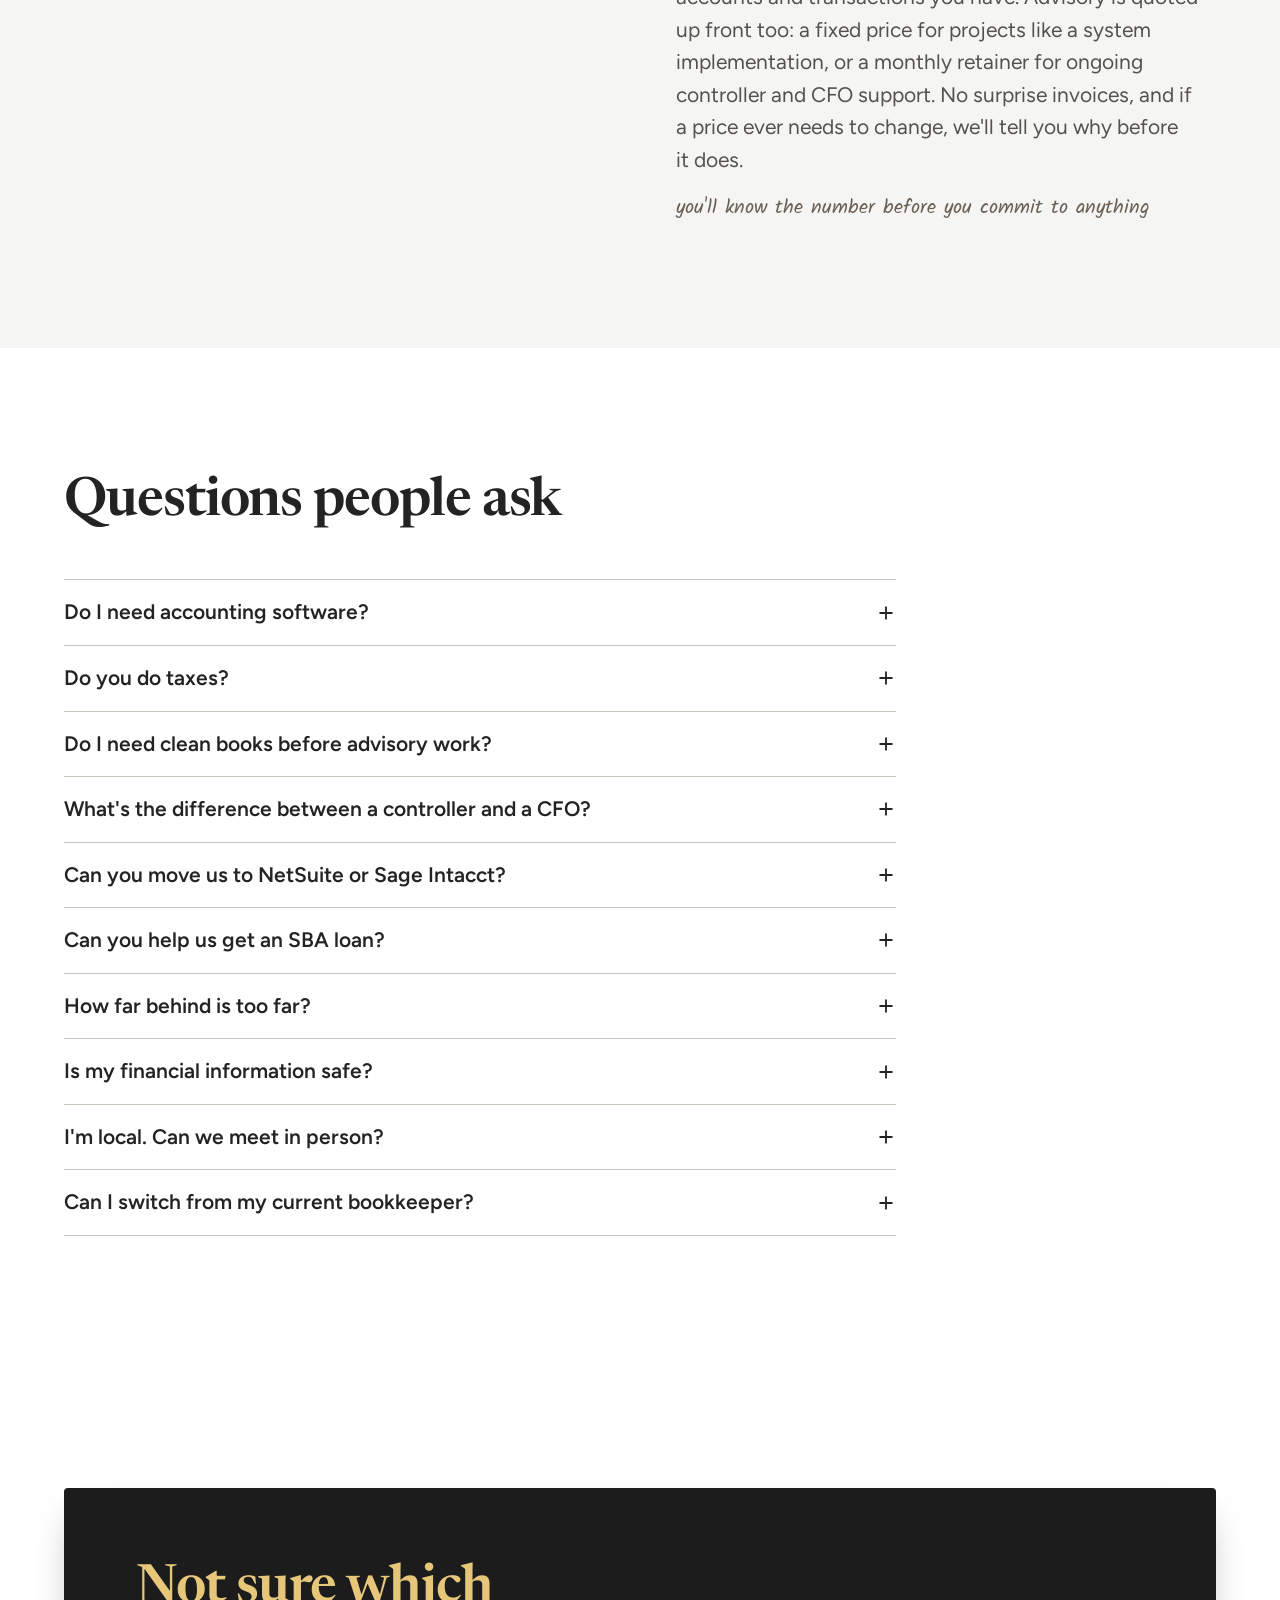
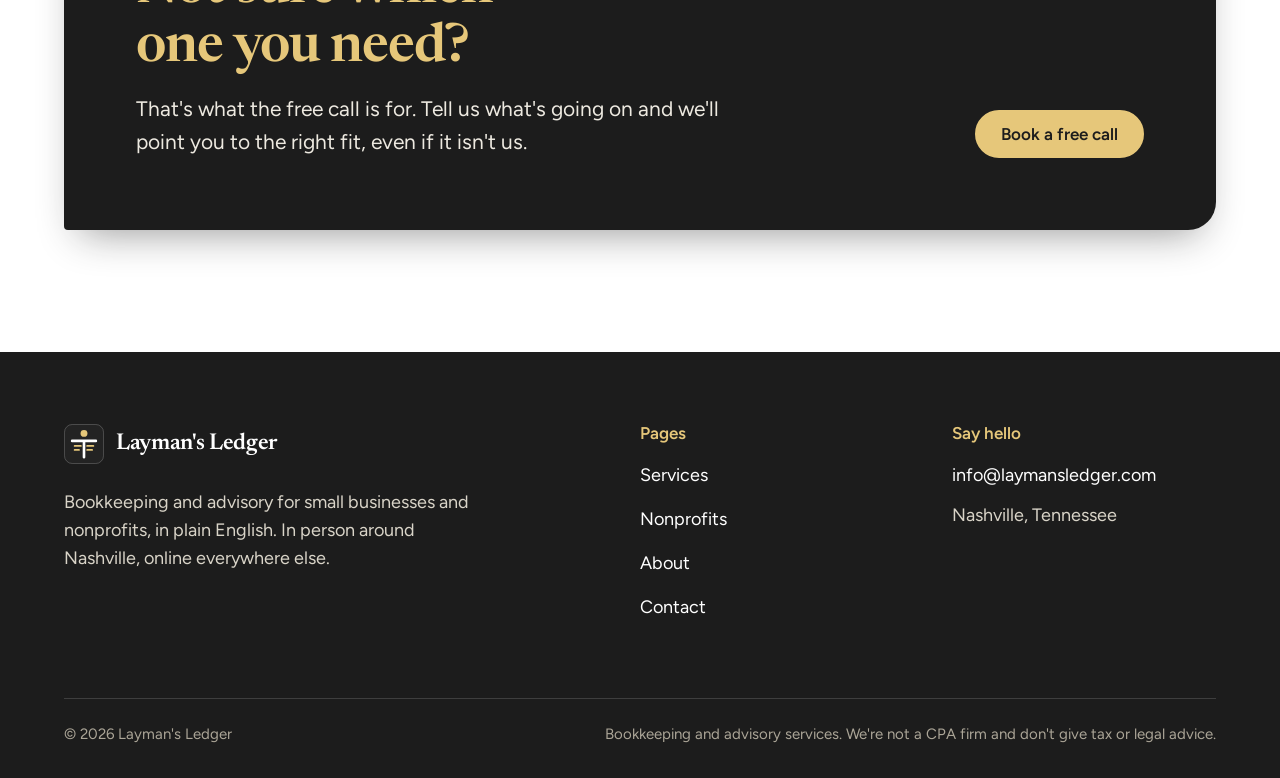
<file: services.html>
<!doctype html>
<html lang="en">
<head>
  <meta charset="utf-8">
  <meta name="viewport" content="width=device-width, initial-scale=1">
  <title>Services | Layman's Ledger</title>
  <meta name="description" content="Bookkeeping and financial advisory for small businesses in plain English: monthly books, cleanup, payroll, fractional controller and CFO, system implementation, pricing, and financing help.">
  <meta name="theme-color" content="#ffffff">
  <link rel="icon" href="assets/img/favicon.svg" type="image/svg+xml">
  <meta property="og:title" content="Services | Layman's Ledger">
  <meta property="og:description" content="Bookkeeping and financial advisory for small businesses in plain English: monthly books, cleanup, payroll, fractional controller and CFO, system implementation, pricing, and financing help.">
  <meta property="og:type" content="website">
  <link rel="preconnect" href="https://fonts.googleapis.com">
  <link rel="preconnect" href="https://fonts.gstatic.com" crossorigin>
  <link rel="stylesheet" href="https://fonts.googleapis.com/css2?family=Figtree:wght@400;500;600;700;800&family=Newsreader:opsz,wght@6..72,400..700&family=Kalam:wght@400;700&display=swap">
  <link rel="stylesheet" href="assets/css/styles.css">
</head>
<body>
  <a class="skip-link" href="#main">Skip to content</a>

  <header class="site-header">
    <nav class="nav wrap" aria-label="Main">
      <a class="brand" href="index.html" aria-label="Layman's Ledger home">
        <svg viewBox="0 0 64 64" aria-hidden="true"><rect width="64" height="64" rx="13" fill="#232323"/><circle cx="32" cy="15" r="5.5" fill="#E6C77A"/><path d="M13 27h38M32 27v26" stroke="#fff" stroke-width="4.2" stroke-linecap="round"/><path d="M17 35h10M17 41.5h7M37 35h10M37 41.5h8" stroke="#E6C77A" stroke-width="2.8" stroke-linecap="round"/></svg>
        Layman's Ledger
      </a>
      <button class="menu-toggle" type="button" aria-expanded="false" aria-controls="nav-links"><span></span><span class="visually-hidden">Menu</span></button>
      <ul class="nav-links" id="nav-links">
        <li><a href="services.html" aria-current="page">Services</a></li>
        <li><a href="nonprofits.html">Nonprofits</a></li>
        <li><a href="about.html">About</a></li>
        <li><a href="contact.html">Contact</a></li>
        <li><a class="btn btn--small" href="contact.html">Book a free call</a></li>
      </ul>
    </nav>
  </header>

  <main id="main">
    <section class="page-head">
      <div class="wrap">
        <h1>Services, in plain English.</h1>
        <p class="lede">Clean books first, then advice you can act on. Across all of it, one promise: you'll always know what we did, what it means, and what (if anything) you need to do next.</p>
        <p style="margin-top:1rem">Running a nonprofit? <a href="nonprofits.html">See our nonprofit services</a>.</p>
        <div class="toc-groups">
          <div>
            <p class="toc-label">Bookkeeping</p>
            <ul class="toc" aria-label="Jump to a bookkeeping service">
              <li><a href="#monthly">Monthly bookkeeping</a></li>
              <li><a href="#cleanup">Catch-up and cleanup</a></li>
              <li><a href="#payroll">Payroll and contractors</a></li>
              <li><a href="#tax-time">Tax-time handoff</a></li>
            </ul>
          </div>
          <div>
            <p class="toc-label">Advisory</p>
            <ul class="toc" aria-label="Jump to an advisory service">
              <li><a href="#cfo">Fractional controller and CFO</a></li>
              <li><a href="#systems">Systems and data cleanup</a></li>
              <li><a href="#pricing">Pricing and profitability</a></li>
              <li><a href="#financing">Financing and loan prep</a></li>
            </ul>
          </div>
        </div>
      </div>
    </section>

    <section class="section" style="padding-top:0" aria-label="Services">
      <div class="wrap">
        <div class="group-intro" id="bookkeeping">
          <h2>Bookkeeping</h2>
          <p class="lede">The foundation. Accurate books every month, so every decision after that stands on solid ground.</p>
        </div>
        <article class="service-detail" id="monthly" aria-labelledby="monthly-title">
          <div>
            <h3 class="svc-title" id="monthly-title">Monthly bookkeeping</h3>
            <p class="lede">The everyday work of keeping your books accurate, done every month so you never fall behind again.</p>
            <p class="hand" style="margin-top:1rem;font-size:1.25rem">this is the one most people start with</p>
          </div>
          <div class="service-cols">
            <div>
              <h4>What you get</h4>
              <ul>
                <li>Every transaction categorized and bank and card accounts reconciled</li>
                <li>Your one-page plain-English report by the 10th of each month</li>
                <li>A standing 20-minute call to walk through it, if you want one</li>
                <li>Answers to quick questions by email or text, no meter running</li>
              </ul>
            </div>
            <div>
              <h4>A good fit if</h4>
              <ul>
                <li>You're spending evenings on bookkeeping instead of your business</li>
                <li>You have software but don't trust what it's telling you</li>
                <li>You want to know where the money went without learning accounting</li>
              </ul>
            </div>
          </div>
        </article>
        <article class="service-detail" id="cleanup" aria-labelledby="cleanup-title">
          <div>
            <h3 class="svc-title" id="cleanup-title">Catch-up and cleanup</h3>
            <p class="lede">Behind by a few months or a few years? We pick up the pieces, fix what's tangled, and bring you current.</p>
            <p class="hand" style="margin-top:1rem;font-size:1.25rem">no judgment. truly.</p>
          </div>
          <div class="service-cols">
            <div>
              <h4>What you get</h4>
              <ul>
                <li>A review of where things stand and a fixed quote before we start</li>
                <li>Missing months rebuilt from bank statements and receipts</li>
                <li>Miscategorized and duplicate entries found and corrected</li>
                <li>A clean starting point for monthly bookkeeping or your CPA</li>
              </ul>
            </div>
            <div>
              <h4>A good fit if</h4>
              <ul>
                <li>Tax season is coming and your books aren't ready</li>
                <li>A previous bookkeeper left things in a mess</li>
                <li>You've been meaning to "get to it" for a while</li>
              </ul>
            </div>
          </div>
        </article>
        <article class="service-detail" id="payroll" aria-labelledby="payroll-title">
          <div>
            <h3 class="svc-title" id="payroll-title">Payroll and contractor support</h3>
            <p class="lede">People get paid right and on time, and the paperwork that follows gets handled.</p>
            <p class="hand" style="margin-top:1rem;font-size:1.25rem">nobody likes a payroll surprise</p>
          </div>
          <div class="service-cols">
            <div>
              <h4>What you get</h4>
              <ul>
                <li>Payroll set up and run through Gusto</li>
                <li>Contractor records kept and 1099s prepared each January</li>
                <li>Payroll matched to your books every month</li>
                <li>Plain answers when an employee asks about their paycheck</li>
              </ul>
            </div>
            <div>
              <h4>A good fit if</h4>
              <ul>
                <li>You're hiring your first employee</li>
                <li>You pay a handful of contractors and dread January</li>
                <li>You're not sure your current payroll is set up correctly</li>
              </ul>
            </div>
          </div>
        </article>
        <article class="service-detail" id="tax-time" aria-labelledby="tax-time-title">
          <div>
            <h3 class="svc-title" id="tax-time-title">Tax-time handoff</h3>
            <p class="lede">We don't file your taxes, but we make sure your CPA gets everything they need, clean and early.</p>
            <p class="hand" style="margin-top:1rem;font-size:1.25rem">your CPA will thank you</p>
          </div>
          <div class="service-cols">
            <div>
              <h4>What you get</h4>
              <ul>
                <li>Year-end books closed and reviewed</li>
                <li>A tidy package of reports your CPA asks for</li>
                <li>Reminders for quarterly estimated taxes all year</li>
                <li>Referrals to trusted CPAs if you don't have one</li>
              </ul>
            </div>
            <div>
              <h4>A good fit if</h4>
              <ul>
                <li>Your CPA has ever asked "what is this?" about your books</li>
                <li>Tax prep costs more than it should because of cleanup</li>
                <li>You want April to be boring</li>
              </ul>
            </div>
          </div>
        </article>

        <div class="group-intro" id="advisory">
          <h2>Advisory</h2>
          <p class="lede">What we build on it. Years of finance experience in your corner for the bigger calls, explained just as plainly.</p>
        </div>
        <article class="service-detail" id="cfo" aria-labelledby="cfo-title">
          <div>
            <h3 class="svc-title" id="cfo-title">Fractional controller and CFO</h3>
            <p class="lede">Senior finance leadership a few days a month, instead of a full-time salary.</p>
            <p class="hand" style="margin-top:1rem;font-size:1.25rem">a controller keeps the numbers right. a CFO helps you use them.</p>
          </div>
          <div class="service-cols">
            <div>
              <h4>What you get</h4>
              <ul>
                <li>A monthly close that's accurate, on time, and reviewed</li>
                <li>Budgets, forecasts, and cash planning you can steer by</li>
                <li>The handful of numbers that matter for your business, tracked every month</li>
                <li>A straight answer on big calls: hiring, a second location, new equipment</li>
              </ul>
            </div>
            <div>
              <h4>A good fit if</h4>
              <ul>
                <li>You've outgrown basic bookkeeping but aren't ready for a full-time CFO</li>
                <li>Your leadership team needs numbers they can make decisions with</li>
                <li>You're growing fast and want to see what's coming</li>
              </ul>
            </div>
          </div>
        </article>
        <article class="service-detail" id="systems" aria-labelledby="systems-title">
          <div>
            <h3 class="svc-title" id="systems-title">Financial systems and data cleanup</h3>
            <p class="lede">The right software, set up properly, with clean data going in on day one.</p>
            <p class="hand" style="margin-top:1rem;font-size:1.25rem">garbage in, garbage out. we clean up the garbage.</p>
          </div>
          <div class="service-cols">
            <div>
              <h4>What you get</h4>
              <ul>
                <li>Implementation of QuickBooks Online, NetSuite, or Sage Intacct</li>
                <li>Migration from your current system, with your history carried over</li>
                <li>Data scrubbing: duplicates, bad categories, and messy customer and vendor lists fixed</li>
                <li>A chart of accounts, workflows, and reports built around how you work</li>
                <li>Training for your team, in plain English</li>
              </ul>
            </div>
            <div>
              <h4>A good fit if</h4>
              <ul>
                <li>You've outgrown QuickBooks and are eyeing NetSuite or Sage Intacct</li>
                <li>A past implementation never quite worked</li>
                <li>Your reports don't match reality and nobody knows why</li>
              </ul>
            </div>
          </div>
        </article>
        <article class="service-detail" id="pricing" aria-labelledby="pricing-title">
          <div>
            <h3 class="svc-title" id="pricing-title">Pricing and profitability</h3>
            <p class="lede">Find out where you really make money, and where you're quietly losing it.</p>
            <p class="hand" style="margin-top:1rem;font-size:1.25rem">busy isn't the same as profitable</p>
          </div>
          <div class="service-cols">
            <div>
              <h4>What you get</h4>
              <ul>
                <li>Margins by product, service, customer, or location</li>
                <li>True costs, including the overhead that usually gets missed</li>
                <li>Pricing recommendations with the math shown</li>
                <li>A simple way to keep tracking it after we're done</li>
              </ul>
            </div>
            <div>
              <h4>A good fit if</h4>
              <ul>
                <li>Revenue is up but profit isn't</li>
                <li>You haven't raised prices in a while and aren't sure you can</li>
                <li>Some jobs feel like they lose money</li>
              </ul>
            </div>
          </div>
        </article>
        <article class="service-detail" id="financing" aria-labelledby="financing-title">
          <div>
            <h3 class="svc-title" id="financing-title">Financing and loan prep</h3>
            <p class="lede">Walk into the bank with financials that answer questions before they're asked. We know SBA financing well, from choosing the right program to pulling together the package lenders want.</p>
            <p class="hand" style="margin-top:1rem;font-size:1.25rem">SBA paperwork, minus the headache</p>
          </div>
          <div class="service-cols">
            <div>
              <h4>What you get</h4>
              <ul>
                <li>Lender-ready financial statements and projections</li>
                <li>Guidance on SBA programs (7(a), 504, Express, and microloans) and which one fits what you're financing</li>
                <li>The SBA package put together for you: debt schedule, projections, and the personal financial statement lenders require</li>
                <li>Help weighing an SBA loan against a line of credit or conventional loan</li>
                <li>A plain-English walk-through of the terms before you sign</li>
                <li>Ongoing reporting to keep your lender happy after closing</li>
              </ul>
            </div>
            <div>
              <h4>A good fit if</h4>
              <ul>
                <li>You're applying for an SBA 7(a) or 504 loan, or a line of credit</li>
                <li>You're buying equipment, property, or another business</li>
                <li>An investor or partner wants to see your numbers</li>
              </ul>
            </div>
          </div>
        </article>
      </div>
    </section>

    <section class="section section--tint" aria-labelledby="price-title">
      <div class="wrap split">
        <div>
          <h2 id="price-title">What it costs</h2>
        </div>
        <div>
          <p class="lede" style="max-width:none">Every business is different, so we quote after the free call. Bookkeeping is a flat monthly price based on how many accounts and transactions you have. Advisory is quoted up front too: a fixed price for projects like a system implementation, or a monthly retainer for ongoing controller and CFO support. No surprise invoices, and if a price ever needs to change, we'll tell you why before it does.</p>
          <p class="hand" style="margin-top:1rem;font-size:1.25rem">you'll know the number before you commit to anything</p>
        </div>
      </div>
    </section>

    <section class="section" aria-labelledby="faq-title">
      <div class="wrap">
        <div class="section-head"><h2 id="faq-title">Questions people ask</h2></div>
        <div class="faq">
          <details>
            <summary>Do I need accounting software?<svg viewBox="0 0 24 24" fill="none" stroke="currentColor" stroke-width="2.2" stroke-linecap="round" aria-hidden="true"><path d="M12 5v14M5 12h14"/></svg></summary>
            <div class="faq-body"><div><p>It helps, but you don't need to have it already. We'll recommend something that fits your size, usually QuickBooks Online, or NetSuite or Sage Intacct for growing companies, set it up, and show you the two or three things you'll actually use.</p></div></div>
          </details>
          <details>
            <summary>Do you do taxes?<svg viewBox="0 0 24 24" fill="none" stroke="currentColor" stroke-width="2.2" stroke-linecap="round" aria-hidden="true"><path d="M12 5v14M5 12h14"/></svg></summary>
            <div class="faq-body"><div><p>We're bookkeepers and advisors, not a CPA firm, so we don't file tax returns or give tax advice. We keep your books ready for tax time, work directly with your CPA, and can introduce you to one we trust.</p></div></div>
          </details>
          <details>
            <summary>Do I need clean books before advisory work?<svg viewBox="0 0 24 24" fill="none" stroke="currentColor" stroke-width="2.2" stroke-linecap="round" aria-hidden="true"><path d="M12 5v14M5 12h14"/></svg></summary>
            <div class="faq-body"><div><p>It helps, and it's usually where we start. Advice is only as good as the numbers under it, so if your books need work, we'll fix those first and build from there. If they're already in good shape, we can dive right in.</p></div></div>
          </details>
          <details>
            <summary>What's the difference between a controller and a CFO?<svg viewBox="0 0 24 24" fill="none" stroke="currentColor" stroke-width="2.2" stroke-linecap="round" aria-hidden="true"><path d="M12 5v14M5 12h14"/></svg></summary>
            <div class="faq-body"><div><p>A controller makes sure the numbers are right: closing the books each month, keeping good controls, and producing reports you can trust. A CFO uses those numbers to plan: budgets, forecasts, pricing, financing, and growth. Most small businesses need a bit of both, a few days a month. That's what fractional means.</p></div></div>
          </details>
          <details>
            <summary>Can you move us to NetSuite or Sage Intacct?<svg viewBox="0 0 24 24" fill="none" stroke="currentColor" stroke-width="2.2" stroke-linecap="round" aria-hidden="true"><path d="M12 5v14M5 12h14"/></svg></summary>
            <div class="faq-body"><div><p>Yes. We handle the whole move: choosing the right fit, scrubbing your data, setting it up, bringing over your history, and training your team. And if you don't need to switch yet, we'll tell you that too.</p></div></div>
          </details>
          <details>
            <summary>Can you help us get an SBA loan?<svg viewBox="0 0 24 24" fill="none" stroke="currentColor" stroke-width="2.2" stroke-linecap="round" aria-hidden="true"><path d="M12 5v14M5 12h14"/></svg></summary>
            <div class="faq-body"><div><p>Yes, and it's one of the places we're most useful. We'll help you pick the right program (a 7(a), 504, or Express loan, or a microloan), get your books and projections lender-ready, and assemble the paperwork SBA lenders ask for. We don't make the loan ourselves, but you'll walk in knowing exactly what you're asking for and why.</p></div></div>
          </details>
          <details>
            <summary>How far behind is too far?<svg viewBox="0 0 24 24" fill="none" stroke="currentColor" stroke-width="2.2" stroke-linecap="round" aria-hidden="true"><path d="M12 5v14M5 12h14"/></svg></summary>
            <div class="faq-body"><div><p>We haven't found it yet. Whether it's three months or three years, we'll look at what you have and give you a fixed quote to get caught up.</p></div></div>
          </details>
          <details>
            <summary>Is my financial information safe?<svg viewBox="0 0 24 24" fill="none" stroke="currentColor" stroke-width="2.2" stroke-linecap="round" aria-hidden="true"><path d="M12 5v14M5 12h14"/></svg></summary>
            <div class="faq-body"><div><p>Yes. We use read-only bank connections where possible, secure cloud software with two-factor sign-in, and never ask you to email passwords or full account numbers.</p></div></div>
          </details>
          <details>
            <summary>I'm local. Can we meet in person?<svg viewBox="0 0 24 24" fill="none" stroke="currentColor" stroke-width="2.2" stroke-linecap="round" aria-hidden="true"><path d="M12 5v14M5 12h14"/></svg></summary>
            <div class="faq-body"><div><p>Absolutely. Clients around Nashville can meet at their business or anywhere convenient, and we're happy to collect paper receipts.</p></div></div>
          </details>
          <details>
            <summary>Can I switch from my current bookkeeper?<svg viewBox="0 0 24 24" fill="none" stroke="currentColor" stroke-width="2.2" stroke-linecap="round" aria-hidden="true"><path d="M12 5v14M5 12h14"/></svg></summary>
            <div class="faq-body"><div><p>Yes, and it's easier than it sounds. We'll handle the handoff, review what's there, and let you know if anything needs fixing first.</p></div></div>
          </details>
        </div>
      </div>
    </section>

    <section class="section" aria-labelledby="cta-title">
      <div class="wrap">
        <div class="cta-panel" data-cta>
          <div>
            <h2 id="cta-title">Not sure which one you need?</h2>
            <p>That's what the free call is for. Tell us what's going on and we'll point you to the right fit, even if it isn't us.</p>
          </div>
          <a class="btn" href="contact.html">Book a free call</a>
        </div>
      </div>
    </section>
  </main>

  <footer class="site-footer">
    <div class="wrap">
      <div class="footer-grid">
        <div>
          <a class="brand" href="index.html">
            <svg viewBox="0 0 64 64" aria-hidden="true"><rect x=".75" y=".75" width="62.5" height="62.5" rx="12.5" fill="#232323" stroke="#fff" stroke-opacity=".22" stroke-width="1.5"/><circle cx="32" cy="15" r="5.5" fill="#E6C77A"/><path d="M13 27h38M32 27v26" stroke="#fff" stroke-width="4.2" stroke-linecap="round"/><path d="M17 35h10M17 41.5h7M37 35h10M37 41.5h8" stroke="#E6C77A" stroke-width="2.8" stroke-linecap="round"/></svg>
            Layman's Ledger
          </a>
          <p>Bookkeeping and advisory for small businesses and nonprofits, in plain English. In person around Nashville, online everywhere else.</p>
        </div>
        <div>
          <h2>Pages</h2>
          <ul>
            <li><a href="services.html">Services</a></li>
            <li><a href="nonprofits.html">Nonprofits</a></li>
            <li><a href="about.html">About</a></li>
            <li><a href="contact.html">Contact</a></li>
          </ul>
        </div>
        <div>
          <h2>Say hello</h2>
          <ul>
            <li><a href="mailto:info@laymansledger.com">info@laymansledger.com</a></li>
            <li>Nashville, Tennessee</li>
          </ul>
        </div>
      </div>
      <div class="footer-base">
        <span>&copy; <span data-year>2026</span> Layman's Ledger</span>
        <span>Bookkeeping and advisory services. We're not a CPA firm and don't give tax or legal advice.</span>
      </div>
    </div>
  </footer>

  <script src="assets/vendor/gsap.min.js" defer></script>
  <script src="assets/vendor/ScrollTrigger.min.js" defer></script>
  <script src="assets/js/main.js" defer></script>
</body>
</html>
</file>
<file: assets/css/styles.css>
/* Layman's Ledger
   Direction: the plain-English monthly report. White paper, charcoal ink,
   a gold pencil for mark-up, graphite handwriting for notes, and a gold
   tab for the one thing you must not forget. Charcoal and gold go dark
   only in the closing panel and footer. */

:root {
  color-scheme: light;

  /* Palette */
  --paper: #ffffff;
  --paper-2: #f5f5f4;
  --ink: #232323;        /* charcoal */
  --ink-soft: #55524c;
  --gold: #b8892b;       /* gold pencil: marks, arrows, focus (3.2:1 on white) */
  --gold-deep: #8a6414;  /* links and small gold text (5.4:1 on white) */
  --gold-light: #e6c77a; /* gold type on charcoal */
  --pencil: #6b6055;     /* graphite handwriting (6.1:1 on white) */
  --tab: #ebcb7c;        /* the gold sticky tab */
  --highlight: #f3e1a8;
  --dark: #1c1c1c;
  --line: #e4e2dd;
  --line-strong: #cbc7be;
  --error: #b3261e;
  --success: #1f7a4d;

  /* Type */
  --font-sans: "Figtree", ui-sans-serif, system-ui, sans-serif;
  --font-serif: "Newsreader", ui-serif, Georgia, serif;
  --font-hand: "Kalam", "Segoe Print", "Bradley Hand", cursive;

  /* Classic typographic scale, rem based on a 16px root */
  --step--1: 0.875rem;  /* 14 */
  --step-0: 1.125rem;   /* 18 body */
  --step-1: 1.3125rem;  /* 21 */
  --step-2: 1.5rem;     /* 24 */
  --step-3: clamp(1.75rem, 1.4rem + 1.4vw, 2.25rem);   /* 28-36 */
  --step-4: clamp(2.25rem, 1.6rem + 2.6vw, 3.375rem);  /* 36-54 */
  --step-5: clamp(2.75rem, 1.7rem + 4.4vw, 4.75rem);   /* 44-76 */

  /* Spacing (spacious marketing rhythm) */
  --space-1: 0.5rem;
  --space-2: 1rem;
  --space-3: 1.5rem;
  --space-4: 2rem;
  --space-5: 3rem;
  --space-6: 4.5rem;
  --space-7: clamp(4.5rem, 3rem + 6vw, 8rem);

  --gutter: clamp(1rem, 0.4rem + 3vw, 2.5rem);
  --max: 72rem;
  --measure: 38rem;

  /* Radii by role: documents are nearly square, controls are soft */
  --r-doc: 3px;
  --r-field: 10px;
  --r-pill: 999px;

  /* Paper shadow: a tight contact shadow plus a long soft lift */
  --shadow-paper: 0 1px 1px rgb(20 20 20 / 0.08), 0 2px 4px rgb(20 20 20 / 0.06),
    0 18px 40px -12px rgb(20 20 20 / 0.22);
  --shadow-sticky: 0 2px 3px rgb(90 70 0 / 0.14), 0 14px 22px -10px rgb(90 70 0 / 0.35);

  --ease-out: cubic-bezier(0.22, 1, 0.36, 1);
  --dur-fast: 160ms;
  --dur: 240ms;
}

/* ---------- Base ---------- */

*,
*::before,
*::after { box-sizing: border-box; }

html {
  -webkit-text-size-adjust: 100%;
  scroll-behavior: smooth;
  scroll-padding-top: 6rem; /* keep anchors and focused fields clear of the sticky header */
}

body {
  margin: 0;
  background: var(--paper);
  color: var(--ink);
  font-family: var(--font-sans);
  font-size: var(--step-0);
  line-height: 1.55;
  font-optical-sizing: auto;
  text-rendering: optimizeLegibility;
  -webkit-font-smoothing: antialiased;
  overflow-x: clip;
}

img, svg { display: block; max-width: 100%; }

h1, h2, h3, h4 {
  margin: 0;
  font-family: var(--font-serif);
  font-optical-sizing: auto;
  line-height: 1.08;
  font-weight: 600;
  letter-spacing: -0.02em;
  text-wrap: balance;
}

/* Small label-style headings stay in the sans */
.footer-grid h2,
.service-detail h4 { font-family: var(--font-sans); letter-spacing: 0; }

h1 { font-size: var(--step-5); letter-spacing: -0.025em; line-height: 1.02; }
h2 { font-size: var(--step-4); letter-spacing: -0.02em; }
h3 { font-size: var(--step-2); letter-spacing: -0.015em; line-height: 1.2; }

p { margin: 0; text-wrap: pretty; }
p + p { margin-top: 1em; }

a {
  color: var(--gold-deep);
  text-decoration-thickness: 1.5px;
  text-underline-offset: 0.2em;
  transition: color var(--dur-fast) ease, text-decoration-color var(--dur-fast) ease;
}
a:hover { color: var(--ink); }

:focus-visible {
  outline: 3px solid var(--gold);
  outline-offset: 3px;
  border-radius: 4px;
}

::selection { background: var(--highlight); color: var(--ink); }

.num { font-variant-numeric: tabular-nums; }

.hand {
  font-family: var(--font-hand);
  color: var(--pencil);
  font-weight: 400;
  letter-spacing: 0;
}

.visually-hidden {
  position: absolute !important;
  width: 1px; height: 1px;
  margin: -1px; padding: 0; border: 0;
  overflow: hidden; clip: rect(0 0 0 0); white-space: nowrap;
}

.skip-link {
  position: absolute;
  left: var(--gutter);
  top: -4rem;
  z-index: 100;
  padding: 0.75rem 1rem;
  background: var(--ink);
  color: #fff;
  border-radius: var(--r-field);
  transition: top var(--dur) var(--ease-out);
}
.skip-link:focus { top: 0.75rem; color: #fff; }

.wrap {
  width: 100%;
  max-width: calc(var(--max) + var(--gutter) * 2);
  margin-inline: auto;
  padding-inline: var(--gutter);
}

.section { padding-block: var(--space-7); }
.section--tint { background: var(--paper-2); }

.section-head { max-width: 44rem; margin-bottom: var(--space-5); }
.section-head p { margin-top: var(--space-2); color: var(--ink-soft); font-size: var(--step-1); }

.lede { font-size: var(--step-1); color: var(--ink-soft); max-width: var(--measure); }

/* ---------- Buttons ---------- */

.btn {
  --btn-bg: var(--ink);
  --btn-fg: #fff;
  display: inline-flex;
  align-items: center;
  justify-content: center;
  gap: 0.5rem;
  min-height: 3rem;
  padding: 0.75rem 1.5rem;
  border: 2px solid var(--btn-bg);
  border-radius: var(--r-pill);
  background: var(--btn-bg);
  color: var(--btn-fg);
  font: inherit;
  font-size: 1.0625rem;
  font-weight: 600;
  line-height: 1.2;
  text-decoration: none;
  cursor: pointer;
  transition: transform var(--dur-fast) var(--ease-out), background-color var(--dur) ease,
    color var(--dur) ease, box-shadow var(--dur) ease;
}
.btn:hover { color: var(--btn-fg); background: #3a3a3a; border-color: #3a3a3a; box-shadow: 0 8px 18px -8px rgb(20 20 20 / 0.5); }
.btn:active { transform: translateY(1px) scale(0.98); }

.btn--ghost { --btn-bg: transparent; --btn-fg: var(--ink); border-color: var(--line-strong); }
.btn--ghost:hover { background: var(--paper-2); color: var(--ink); border-color: var(--ink); box-shadow: none; }

.btn--small { min-height: 2.75rem; padding: 0.5rem 1.125rem; font-size: 1rem; }

.btn[disabled] { opacity: 0.6; cursor: progress; }

/* ---------- Header / nav ---------- */

.site-header {
  position: sticky;
  top: 0;
  z-index: 50;
  background: rgb(255 255 255 / 0.88);
  backdrop-filter: saturate(1.4) blur(10px);
  -webkit-backdrop-filter: saturate(1.4) blur(10px);
  border-bottom: 1px solid transparent;
  transition: border-color var(--dur) ease, box-shadow var(--dur) ease;
}
.site-header.is-scrolled { border-bottom-color: var(--line); }

.nav {
  display: flex;
  align-items: center;
  justify-content: space-between;
  gap: var(--space-3);
  min-height: 4.5rem;
}

/* Logo: the layman (a T-account figure) in a black box, name set in the heading serif */
.brand {
  display: inline-flex;
  align-items: center;
  gap: 0.75rem;
  color: var(--ink);
  font-family: var(--font-serif);
  font-optical-sizing: auto;
  font-weight: 600;
  font-size: 1.4375rem;
  letter-spacing: -0.015em;
  line-height: 1;
  text-decoration: none;
}
.brand:hover { color: var(--ink); }
.brand svg { width: 2.5rem; height: 2.5rem; flex: none; }

.nav-links {
  display: flex;
  align-items: center;
  gap: var(--space-1);
  margin: 0;
  padding: 0;
  list-style: none;
}
.nav-links a:not(.btn) {
  position: relative;
  display: inline-block;
  padding: 0.625rem 0.875rem;
  color: var(--ink);
  font-weight: 500;
  text-decoration: none;
}
/* A blue-pencil underline that sketches in on hover and marks the current page */
.nav-links a:not(.btn)::after {
  content: "";
  position: absolute;
  left: 0.875rem;
  right: 0.875rem;
  bottom: 0.35rem;
  height: 3px;
  border-radius: 3px;
  background: var(--gold);
  transform: scaleX(0);
  transform-origin: left;
  transition: transform var(--dur) var(--ease-out);
}
.nav-links a:not(.btn):hover::after,
.nav-links a[aria-current="page"]::after { transform: scaleX(1); }
.nav-links .btn { margin-left: var(--space-1); }

.menu-toggle {
  display: none;
  align-items: center;
  justify-content: center;
  width: 3rem;
  height: 3rem;
  margin-right: -0.5rem;
  border: 0;
  border-radius: var(--r-field);
  background: transparent;
  color: var(--ink);
  cursor: pointer;
}
.menu-toggle span,
.menu-toggle span::before,
.menu-toggle span::after {
  display: block;
  width: 1.375rem;
  height: 2px;
  border-radius: 2px;
  background: currentColor;
  transition: transform var(--dur) var(--ease-out), opacity var(--dur-fast) ease;
}
.menu-toggle span { position: relative; }
.menu-toggle span::before,
.menu-toggle span::after { content: ""; position: absolute; left: 0; }
.menu-toggle span::before { top: -7px; }
.menu-toggle span::after { top: 7px; }
.menu-toggle[aria-expanded="true"] span { background: transparent; }
.menu-toggle[aria-expanded="true"] span::before { transform: translateY(7px) rotate(45deg); }
.menu-toggle[aria-expanded="true"] span::after { transform: translateY(-7px) rotate(-45deg); }

@media (max-width: 52rem) {
  .menu-toggle { display: inline-flex; }
  .nav-links {
    position: absolute;
    top: 100%;
    left: 0;
    right: 0;
    flex-direction: column;
    align-items: stretch;
    gap: 0;
    padding: var(--space-1) var(--gutter) var(--space-3);
    background: var(--paper);
    border-bottom: 1px solid var(--line);
    box-shadow: 0 24px 40px -24px rgb(20 20 20 / 0.3);
    opacity: 0;
    visibility: hidden;
    transform: translateY(-0.5rem);
    transition: opacity var(--dur) ease, transform var(--dur) var(--ease-out), visibility 0s linear var(--dur);
  }
  .nav-links.is-open {
    opacity: 1;
    visibility: visible;
    transform: none;
    transition: opacity var(--dur) ease, transform var(--dur) var(--ease-out), visibility 0s;
  }
  .nav-links a:not(.btn) { display: block; padding: 0.875rem 0; font-size: 1.1875rem; border-bottom: 1px solid var(--line); }
  .nav-links a:not(.btn)::after { left: 0; right: auto; width: 2.5rem; bottom: 0.5rem; }
  .nav-links .btn { margin: var(--space-3) 0 0; width: 100%; }
}

/* ---------- Hero ---------- */

.hero { padding-block: var(--space-6); overflow: clip; }

.hero-grid {
  display: grid;
  grid-template-columns: minmax(0, 1fr);
  gap: var(--space-6);
  align-items: center;
}

.hero-copy h1 { max-width: none; font-size: clamp(2.75rem, 1.6rem + 3.4vw, 4.25rem); }
.hero-copy h1 .line { display: block; }
.hero-copy .lede { margin-top: var(--space-3); }

.hero-actions {
  display: flex;
  flex-wrap: wrap;
  gap: var(--space-2);
  margin-top: var(--space-4);
}

.hero-note { margin-top: var(--space-3); font-size: 1rem; color: var(--ink-soft); }

@media (min-width: 64rem) {
  .hero-grid { grid-template-columns: minmax(0, 0.9fr) minmax(0, 1.1fr); gap: var(--space-5); }
}
/* Small laptops: give the headline an even share so its lines don't wrap */
@media (min-width: 64rem) and (max-width: 79.99rem) {
  .hero-grid { grid-template-columns: minmax(0, 1fr) minmax(0, 1fr); }
}

/* ---------- The report (signature element) ---------- */

.report-stage { position: relative; padding: var(--space-2) 0 var(--space-3); }
@media (min-width: 64rem) { .report-stage { padding-bottom: var(--space-6); } }

.report {
  position: relative;
  margin: 0;
  padding: var(--space-4) var(--space-4) var(--space-3);
  background: var(--paper);
  border-radius: var(--r-doc);
  box-shadow: var(--shadow-paper);
  transform: rotate(-0.6deg);
}

.report-head {
  display: flex;
  justify-content: space-between;
  align-items: baseline;
  gap: var(--space-2);
  padding-bottom: var(--space-2);
  border-bottom: 2px solid var(--ink);
}
.report-title { font-size: var(--step-1); font-weight: 700; letter-spacing: -0.01em; }
@media (max-width: 39.99rem) {
  .report-head { flex-direction: column; gap: 0.125rem; }
  .report-note .arrow { display: none; }
}
.report-sub { font-size: var(--step--1); color: var(--ink-soft); }

.report-rows { margin: 0; padding: 0; list-style: none; }

.report-row {
  display: grid;
  grid-template-columns: minmax(0, 1fr) auto;
  grid-template-areas:
    "label amount"
    "note  note";
  column-gap: var(--space-2);
  align-items: center;
  padding: 0.875rem 0;
  border-bottom: 1px solid var(--line);
}
.report-row:last-child { border-bottom: 0; }

.report-label { grid-area: label; font-weight: 500; }
.report-amount {
  grid-area: amount;
  position: relative;
  justify-self: end;
  font-size: var(--step-2);
  font-weight: 700;
  font-variant-numeric: tabular-nums;
  letter-spacing: -0.02em;
  white-space: nowrap;
}
.report-row--total .report-label { font-weight: 700; }

.report-note {
  grid-area: note;
  display: flex;
  align-items: center;
  gap: 0.375rem;
  margin-top: 0.125rem;
  font-size: 1.1875rem;
  line-height: 1.25;
}
.report-note .arrow { width: 2.25rem; height: 1.25rem; flex: none; color: var(--gold); }

/* The blue-pencil loop around the profit figure */
.pencil-circle {
  position: absolute;
  left: -22%;
  top: -34%;
  width: 144%;
  height: 168%;
  max-width: none;
  color: var(--gold);
  pointer-events: none;
  overflow: visible;
}

@media (min-width: 40rem) {
  .report { padding: var(--space-5) var(--space-5) var(--space-4); }
  .report-row {
    grid-template-columns: minmax(8rem, 1fr) auto minmax(0, 13rem);
    grid-template-areas: "label amount note";
    column-gap: var(--space-3);
    padding: 1rem 0;
  }
  .report-note { margin-top: 0; }
}
/* Small laptops: the report column is narrower, so notes sit under each row */
@media (min-width: 64rem) and (max-width: 79.99rem) {
  .report-row { grid-template-columns: minmax(0, 1fr) auto; grid-template-areas: "label amount" "note note"; }
  .report-note { margin-top: 0.125rem; }
  .report-note .arrow { display: none; }
}

.sticky-note {
  position: relative;
  width: min(16rem, 80%);
  margin: -1rem 0.25rem 0 auto;
  padding: 1.125rem 1.125rem 1.25rem;
  background: var(--tab);
  border-radius: 2px 2px 14px 2px;
  box-shadow: var(--shadow-sticky);
  transform: rotate(2.5deg);
  font-family: var(--font-hand);
  font-size: 1.1875rem;
  line-height: 1.3;
  color: var(--ink);
  transition: transform 400ms var(--ease-out);
}
.sticky-note:hover { transform: rotate(0.5deg) translateY(-3px); }
.sticky-note strong { font-weight: 700; }

@media (min-width: 64rem) {
  .sticky-note { position: absolute; right: -1.5rem; bottom: -1.5rem; width: 15rem; margin: 0; }
}

.sample-tag {
  position: absolute;
  top: -0.75rem;
  left: var(--space-3);
  padding: 0.125rem 0.625rem;
  background: var(--paper);
  border: 1px solid var(--line-strong);
  border-radius: var(--r-pill);
  font-size: 0.8125rem;
  color: var(--ink-soft);
}

/* ---------- Jargon translator ---------- */

.jargon-list {
  display: grid;
  grid-template-columns: minmax(0, 1fr);
  margin: 0;
  padding: 0;
  list-style: none;
  border-top: 1px solid var(--line-strong);
}
@media (min-width: 48rem) {
  .jargon-list { grid-template-columns: repeat(2, minmax(0, 1fr)); column-gap: var(--space-5); }
}

.jargon-item { border-bottom: 1px solid var(--line-strong); }

.jargon-btn {
  display: grid;
  grid-template-columns: minmax(0, 1fr) auto;
  align-items: center;
  gap: var(--space-2);
  width: 100%;
  min-height: 5.5rem;
  padding: var(--space-3) 0;
  border: 0;
  background: transparent;
  color: var(--ink);
  font: inherit;
  text-align: left;
  cursor: pointer;
}

.jargon-text { display: grid; gap: 0.25rem; }

.jargon-term {
  position: relative;
  justify-self: start;
  font-size: var(--step-2);
  font-weight: 600;
  letter-spacing: -0.015em;
  transition: color var(--dur) ease;
}
/* Pencil strike-through, drawn on reveal */
.jargon-term::after {
  content: "";
  position: absolute;
  left: -0.25rem;
  right: -0.25rem;
  top: 55%;
  height: 3px;
  border-radius: 3px;
  background: var(--gold);
  transform: scaleX(0) rotate(-1.5deg);
  transform-origin: left center;
  transition: transform 420ms var(--ease-out);
}

.jargon-plain {
  display: grid;
  grid-template-rows: 0fr;
  transition: grid-template-rows 420ms var(--ease-out);
}
.jargon-plain > span {
  overflow: hidden;
  font-family: var(--font-hand);
  color: var(--pencil);
  font-size: 1.3125rem;
  line-height: 1.3;
  clip-path: inset(0 100% 0 0);
  transition: clip-path 700ms var(--ease-out) 120ms;
}

.jargon-btn[aria-expanded="true"] .jargon-term { color: var(--ink-soft); }
.jargon-btn[aria-expanded="true"] .jargon-term::after { transform: scaleX(1) rotate(-1.5deg); }
.jargon-btn[aria-expanded="true"] .jargon-plain { grid-template-rows: 1fr; }
.jargon-btn[aria-expanded="true"] .jargon-plain > span { clip-path: inset(0 0 0 0); }

.jargon-icon {
  display: grid;
  place-items: center;
  width: 2.75rem;
  height: 2.75rem;
  border: 1.5px solid var(--line-strong);
  border-radius: 50%;
  color: var(--ink);
  transition: transform var(--dur) var(--ease-out), background-color var(--dur) ease, border-color var(--dur) ease;
}
.jargon-icon svg { width: 1.125rem; height: 1.125rem; }
.jargon-btn:hover .jargon-icon { border-color: var(--ink); }
.jargon-btn[aria-expanded="true"] .jargon-icon { transform: rotate(180deg); background: var(--tab); border-color: var(--tab); }

.jargon-foot {
  display: flex;
  flex-wrap: wrap;
  align-items: center;
  justify-content: space-between;
  gap: var(--space-2);
  margin-top: var(--space-4);
  color: var(--ink-soft);
}

/* ---------- Services list ---------- */

.service-list { margin: 0; padding: 0; list-style: none; border-top: 2px solid var(--ink); }

.service-row {
  display: grid;
  grid-template-columns: minmax(0, 1fr);
  gap: var(--space-1);
  padding: var(--space-4) 0;
  border-bottom: 1px solid var(--line-strong);
}
.service-row h3,
.service-row h4 { font-size: var(--step-2); letter-spacing: -0.015em; line-height: 1.2; }
.service-row p { color: var(--ink-soft); max-width: var(--measure); }
.service-row .hand { font-size: 1.25rem; }

@media (min-width: 48rem) {
  .service-row { grid-template-columns: minmax(0, 5fr) minmax(0, 7fr); gap: var(--space-5); align-items: baseline; }
}

.service-group + .service-group { margin-top: var(--space-6); }
.group-head { display: flex; flex-wrap: wrap; align-items: baseline; gap: 0.25rem 1rem; margin-bottom: var(--space-2); }
.group-head h3 { font-size: var(--step-3); }
.group-head .hand { font-size: 1.3125rem; }

.more-link {
  display: inline-flex;
  align-items: center;
  gap: 0.5rem;
  margin-top: var(--space-4);
  font-weight: 600;
}

/* ---------- How it works (a real sequence, so it is numbered) ---------- */

.steps {
  position: relative;
  display: grid;
  gap: var(--space-5);
  margin: 0;
  padding: 0 0 0 4.5rem;
  list-style: none;
  counter-reset: step;
  max-width: 48rem;
}
/* Track and progress line; --progress is driven by scroll (defaults to full without JS) */
.steps::before,
.steps::after {
  content: "";
  position: absolute;
  left: 1.375rem;
  top: 1.5rem;
  bottom: 1.5rem;
  width: 3px;
  border-radius: 3px;
}
.steps::before { background: var(--line); }
.steps::after { background: var(--gold); transform-origin: top; transform: scaleY(var(--progress, 1)); }

.step { position: relative; z-index: 1; counter-increment: step; }
.step::before {
  content: counter(step);
  position: absolute;
  left: -4.5rem;
  top: -0.125rem;
  display: grid;
  place-items: center;
  width: 2.875rem;
  height: 2.875rem;
  border-radius: 50%;
  background: var(--paper);
  border: 2px solid var(--ink);
  font-weight: 700;
  font-variant-numeric: tabular-nums;
}
.section--tint .step::before { background: var(--paper-2); }
.step h3 { font-size: var(--step-3); }
.step p { margin-top: var(--space-1); color: var(--ink-soft); max-width: var(--measure); }
.step .hand { display: block; margin-top: var(--space-1); font-size: 1.25rem; }

/* ---------- Near or far ---------- */

.split {
  display: grid;
  grid-template-columns: minmax(0, 1fr);
  gap: var(--space-5);
}
@media (min-width: 48rem) {
  .split { grid-template-columns: repeat(2, minmax(0, 1fr)); gap: var(--space-6); }
}

.split-col { border-top: 2px solid var(--ink); padding-top: var(--space-3); }
.split-col h3 { font-size: var(--step-3); }
.split-col p { margin-top: var(--space-2); color: var(--ink-soft); }

.ticks { margin: var(--space-3) 0 0; padding: 0; list-style: none; display: grid; gap: 0.75rem; }
.ticks li { display: grid; grid-template-columns: 1.5rem minmax(0, 1fr); gap: 0.75rem; align-items: start; }
.ticks svg { width: 1.5rem; height: 1.5rem; margin-top: 0.1rem; color: var(--gold); }

/* ---------- Testimonials slot (hidden until real quotes exist) ---------- */

.quotes { display: grid; gap: var(--space-4); grid-template-columns: repeat(auto-fit, minmax(min(100%, 20rem), 1fr)); }
.quote { margin: 0; padding-left: var(--space-3); border-left: 3px solid var(--gold); }
.quote p { font-size: var(--step-1); }
.quote footer { margin-top: var(--space-2); color: var(--ink-soft); font-size: 1rem; }

/* ---------- Closing call to action ---------- */

.cta-panel {
  position: relative;
  display: grid;
  gap: var(--space-3);
  padding: var(--space-5) var(--space-4);
  background: var(--dark);
  color: #ede9e0;
  border-radius: 4px 4px 28px 4px;
  box-shadow: 0 18px 40px -16px rgb(20 20 20 / 0.45);
}
.cta-panel h2 { max-width: 18ch; margin-bottom: var(--space-2); color: var(--gold-light); }
.cta-panel p { max-width: var(--measure); font-size: var(--step-1); }
.cta-panel .hand { margin-top: var(--space-2); color: var(--gold-light); font-size: 1.375rem; }
.cta-panel .btn { --btn-bg: var(--gold-light); --btn-fg: var(--dark); }
.cta-panel .btn:hover { background: #f1d995; border-color: #f1d995; color: var(--dark); box-shadow: none; }
.cta-panel :focus-visible { outline-color: var(--gold-light); }
@media (min-width: 48rem) {
  .cta-panel { padding: var(--space-6); grid-template-columns: minmax(0, 1fr) auto; align-items: end; }
}

/* ---------- Page header (inner pages) ---------- */

.page-head { padding-block: var(--space-6) var(--space-5); }
.page-head h1 { max-width: 16ch; }
.page-head .lede { margin-top: var(--space-3); }

/* ---------- Services page detail ---------- */

.service-detail {
  display: grid;
  grid-template-columns: minmax(0, 1fr);
  gap: var(--space-3);
  padding-block: var(--space-5);
  border-top: 2px solid var(--ink);
  scroll-margin-top: 6rem;
}
.service-detail .svc-title { font-size: var(--step-3); letter-spacing: -0.02em; }
.service-detail .lede { margin-top: var(--space-2); }
.service-detail h4 { font-size: var(--step-1); font-weight: 600; letter-spacing: -0.01em; margin-bottom: var(--space-1); }
.service-detail ul { margin: 0; padding-left: 1.25rem; color: var(--ink-soft); }
.service-detail li + li { margin-top: 0.375rem; }
.service-detail li::marker { color: var(--gold); }
.service-cols { display: grid; gap: var(--space-4); }
@media (min-width: 48rem) {
  .service-detail { grid-template-columns: minmax(0, 5fr) minmax(0, 7fr); gap: var(--space-5); }
  .service-cols { grid-template-columns: repeat(2, minmax(0, 1fr)); }
}

.toc-groups { display: grid; gap: var(--space-3); margin-top: var(--space-4); }
.toc-label { font-weight: 600; margin-bottom: 0.5rem; }
.toc-groups .toc { margin-top: 0; }
@media (min-width: 60rem) { .toc-groups { grid-template-columns: repeat(2, minmax(0, 1fr)); gap: var(--space-5); } }

.group-intro { padding-block: var(--space-6) var(--space-3); scroll-margin-top: 6rem; }
.group-intro:first-child { padding-top: 0; }
.group-intro h2 { font-size: var(--step-5); letter-spacing: -0.025em; }
.group-intro .lede { margin-top: var(--space-2); }

.toc { display: flex; flex-wrap: wrap; gap: 0.5rem; margin: var(--space-4) 0 0; padding: 0; list-style: none; }
.toc a {
  display: inline-flex;
  align-items: center;
  min-height: 2.75rem;
  padding: 0.5rem 1rem;
  border: 1.5px solid var(--line-strong);
  border-radius: var(--r-pill);
  color: var(--ink);
  font-weight: 500;
  text-decoration: none;
  transition: border-color var(--dur) ease, background-color var(--dur) ease;
}
.toc a:hover { border-color: var(--ink); background: var(--paper-2); }

/* ---------- FAQ ---------- */

.faq { border-top: 1px solid var(--line-strong); max-width: 52rem; }
.faq details { border-bottom: 1px solid var(--line-strong); }
.faq summary {
  display: flex;
  justify-content: space-between;
  align-items: center;
  gap: var(--space-2);
  min-height: 4rem;
  padding: var(--space-2) 0;
  font-size: var(--step-1);
  font-weight: 600;
  cursor: pointer;
  list-style: none;
}
.faq summary::-webkit-details-marker { display: none; }
.faq summary svg { width: 1.25rem; height: 1.25rem; flex: none; transition: transform var(--dur) var(--ease-out); }
.faq details[open] summary svg { transform: rotate(45deg); }
.faq-body { overflow: hidden; }
.faq-body > div { padding-bottom: var(--space-3); color: var(--ink-soft); max-width: var(--measure); }

/* ---------- About ---------- */

.story { display: grid; gap: var(--space-5); }
.story-text { max-width: var(--measure); }
.story-text p { font-size: var(--step-1); }
@media (min-width: 56rem) {
  .story { grid-template-columns: minmax(0, 7fr) minmax(0, 5fr); gap: var(--space-6); align-items: start; }
}

.highlight {
  background-image: linear-gradient(transparent 58%, var(--highlight) 58%, var(--highlight) 92%, transparent 92%);
  background-repeat: no-repeat;
  background-size: 100% 100%;
  padding-inline: 0.1em;
  box-decoration-break: clone;
  -webkit-box-decoration-break: clone;
}

.definition {
  position: relative;
  padding: var(--space-4);
  background: var(--paper);
  border-radius: var(--r-doc);
  box-shadow: var(--shadow-paper);
  transform: rotate(0.8deg);
}
.definition dt { font-family: var(--font-serif); font-size: var(--step-3); font-weight: 600; letter-spacing: -0.02em; }
.definition dt small { display: block; margin-top: 0.25rem; font-size: 1rem; font-weight: 400; color: var(--ink-soft); letter-spacing: 0; font-style: italic; }
.definition dd { margin: var(--space-2) 0 0; }
.definition .hand { display: block; margin-top: var(--space-2); font-size: 1.25rem; }

.principles { display: grid; gap: var(--space-4); grid-template-columns: repeat(auto-fit, minmax(min(100%, 16rem), 1fr)); }
.principle { border-top: 2px solid var(--ink); padding-top: var(--space-3); }
.principle h3 { font-size: var(--step-2); }
.principle p { margin-top: var(--space-1); color: var(--ink-soft); }
.principle .eg { display: block; margin-top: var(--space-2); font-family: var(--font-hand); color: var(--pencil); font-size: 1.1875rem; line-height: 1.3; }

/* ---------- Contact ---------- */

.contact-grid { display: grid; gap: var(--space-6); }
@media (min-width: 60rem) {
  .contact-grid { grid-template-columns: minmax(0, 7fr) minmax(0, 5fr); gap: var(--space-6); align-items: start; }
}

.form { display: grid; gap: var(--space-4); }
.field { display: grid; gap: 0.5rem; }
.field-row { display: grid; gap: var(--space-4); }
@media (min-width: 40rem) { .field-row { grid-template-columns: repeat(2, minmax(0, 1fr)); } }

.label { font-weight: 600; font-size: 1.0625rem; }
.label .opt { font-weight: 400; color: var(--ink-soft); }
.help { font-size: 0.9375rem; color: var(--ink-soft); }

.input,
.textarea {
  width: 100%;
  min-height: 3.25rem;
  padding: 0.75rem 1rem;
  border: 1.5px solid var(--line-strong);
  border-radius: var(--r-field);
  background: var(--paper);
  color: var(--ink);
  font: inherit;
  font-size: 1.0625rem;
  transition: border-color var(--dur) ease, box-shadow var(--dur) ease;
}
.textarea { min-height: 8rem; resize: vertical; line-height: 1.5; }
.input:hover,
.textarea:hover { border-color: var(--ink-soft); }
.input:focus,
.textarea:focus { outline: none; border-color: var(--gold-deep); box-shadow: 0 0 0 3px rgb(184 137 43 / 0.35); }
.field.has-error .input,
.field.has-error .textarea { border-color: var(--error); }
.error-msg { display: none; align-items: center; gap: 0.375rem; color: var(--error); font-size: 0.9375rem; font-weight: 500; }
.field.has-error .error-msg { display: flex; }

.chips { display: flex; flex-wrap: wrap; gap: 0.5rem; margin: 0; padding: 0; border: 0; }
.chips legend { margin-bottom: 0.5rem; padding: 0; }
.chip { position: relative; }
.chip input { position: absolute; opacity: 0; inset: 0; margin: 0; cursor: pointer; }
.chip span {
  display: inline-flex;
  align-items: center;
  min-height: 2.75rem;
  padding: 0.5rem 1rem;
  border: 1.5px solid var(--line-strong);
  border-radius: var(--r-pill);
  font-size: 1rem;
  font-weight: 500;
  transition: background-color var(--dur) ease, border-color var(--dur) ease, color var(--dur) ease;
}
.chip input:hover + span { border-color: var(--ink); }
.chip input:checked + span { background: var(--ink); border-color: var(--ink); color: #fff; }
.chip input:focus-visible + span { outline: 3px solid var(--gold); outline-offset: 2px; }

.form-status { min-height: 1.5rem; font-weight: 500; }
.form-status.is-error { color: var(--error); }

.form-success {
  padding: var(--space-5) var(--space-4);
  background: var(--tab);
  border-radius: 4px 4px 24px 4px;
  box-shadow: var(--shadow-sticky);
}
.form-success h2 { font-size: var(--step-4); }
.form-success p { margin-top: var(--space-2); font-size: var(--step-1); }

.aside-card { padding: var(--space-4); background: var(--paper-2); border-radius: var(--r-doc); }
.aside-card h2 { font-size: var(--step-3); }
.aside-card .steps { gap: var(--space-4); margin-top: var(--space-4); padding-left: 3.75rem; }
.aside-card .step::before { left: -3.75rem; width: 2.5rem; height: 2.5rem; background: var(--paper-2); }
.aside-card .steps::before,
.aside-card .steps::after { left: 1.1875rem; }
.aside-card .step h3 { font-size: var(--step-1); }
.aside-card .step p { font-size: 1.0625rem; }

.contact-lines { display: grid; gap: 0.75rem; margin: var(--space-4) 0 0; padding: var(--space-4) 0 0; border-top: 1px solid var(--line-strong); list-style: none; }
.contact-lines li { display: grid; grid-template-columns: 1.5rem minmax(0, 1fr); gap: 0.75rem; align-items: center; }
.contact-lines svg { width: 1.25rem; height: 1.25rem; color: var(--ink-soft); }

/* ---------- Footer ---------- */

.site-footer { padding-block: var(--space-6) var(--space-4); background: var(--dark); color: #d9d4c8; }
.site-footer a { color: #fff; }
.site-footer a:hover { color: var(--gold-light); }
.site-footer :focus-visible { outline-color: var(--gold-light); }
.footer-grid { display: grid; gap: var(--space-5); }
@media (min-width: 48rem) { .footer-grid { grid-template-columns: minmax(0, 2fr) repeat(2, minmax(0, 1fr)); } }
.footer-grid .brand { color: #fff; }
.footer-grid p { margin-top: var(--space-2); max-width: 26rem; }
.footer-grid h2 { font-size: 1.0625rem; font-weight: 600; color: var(--gold-light); letter-spacing: 0; margin-bottom: var(--space-2); }
.footer-grid ul { margin: 0; padding: 0; list-style: none; display: grid; gap: 0.5rem; }
.footer-grid ul a { text-decoration: none; display: inline-block; padding-block: 0.25rem; }
.footer-grid ul a:hover { text-decoration: underline; }
.footer-base { display: flex; flex-wrap: wrap; justify-content: space-between; gap: var(--space-2); margin-top: var(--space-6); padding-top: var(--space-3); border-top: 1px solid rgb(255 255 255 / 0.15); font-size: 0.9375rem; color: #aba597; }

/* Reached steps fill in as the line passes them */
.step::before { transition: background-color 300ms ease, color 300ms ease, border-color 300ms ease; }
.step.is-reached::before { background: var(--ink); border-color: var(--ink); color: #fff; }
.section--tint .step.is-reached::before { background: var(--ink); }

/* ---------- Pre-animation state ----------
   Set by a tiny head script only when motion is allowed, so the hero never
   flashes before GSAP takes over. If scripts fail, it reveals itself anyway. */

.motion [data-hero-title] .line,
.motion [data-hero-fade],
.motion [data-report],
.motion [data-sticky] {
  opacity: 0;
  animation: reveal-fallback 0.4s ease 3.5s forwards;
}
@keyframes reveal-fallback { to { opacity: 1; } }

/* ---------- Page transitions ---------- */

@view-transition { navigation: auto; }
::view-transition-old(root) { animation: 180ms ease-in both vt-out; }
::view-transition-new(root) { animation: 320ms var(--ease-out) both vt-in; }
@keyframes vt-out { to { opacity: 0; } }
@keyframes vt-in { from { opacity: 0; transform: translateY(8px); } }

/* ---------- Reduced motion ---------- */

@media (prefers-reduced-motion: reduce) {
  html { scroll-behavior: auto; }
  *,
  *::before,
  *::after {
    animation-duration: 0.01ms !important;
    animation-iteration-count: 1 !important;
    transition-duration: 0.01ms !important;
    transition-delay: 0ms !important;
  }
  ::view-transition-old(root),
  ::view-transition-new(root) { animation: none; }
}
</file>
